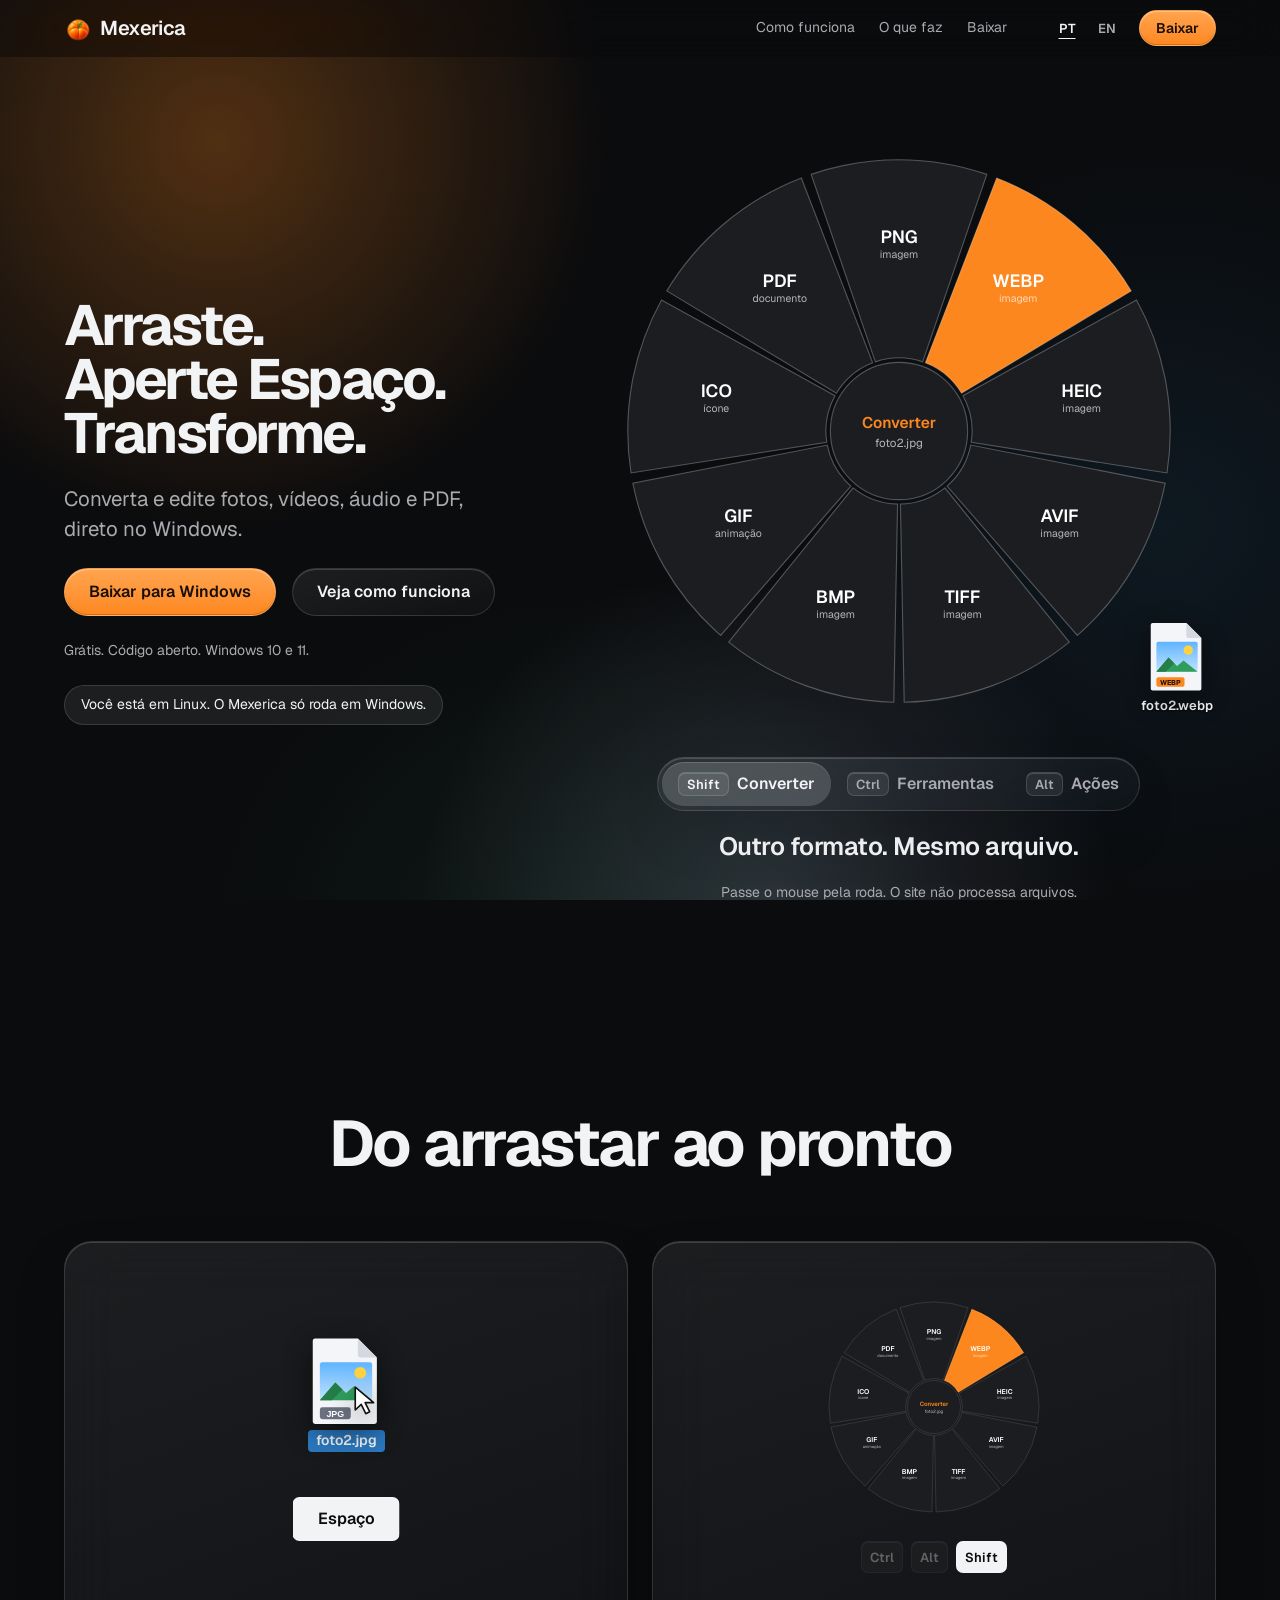
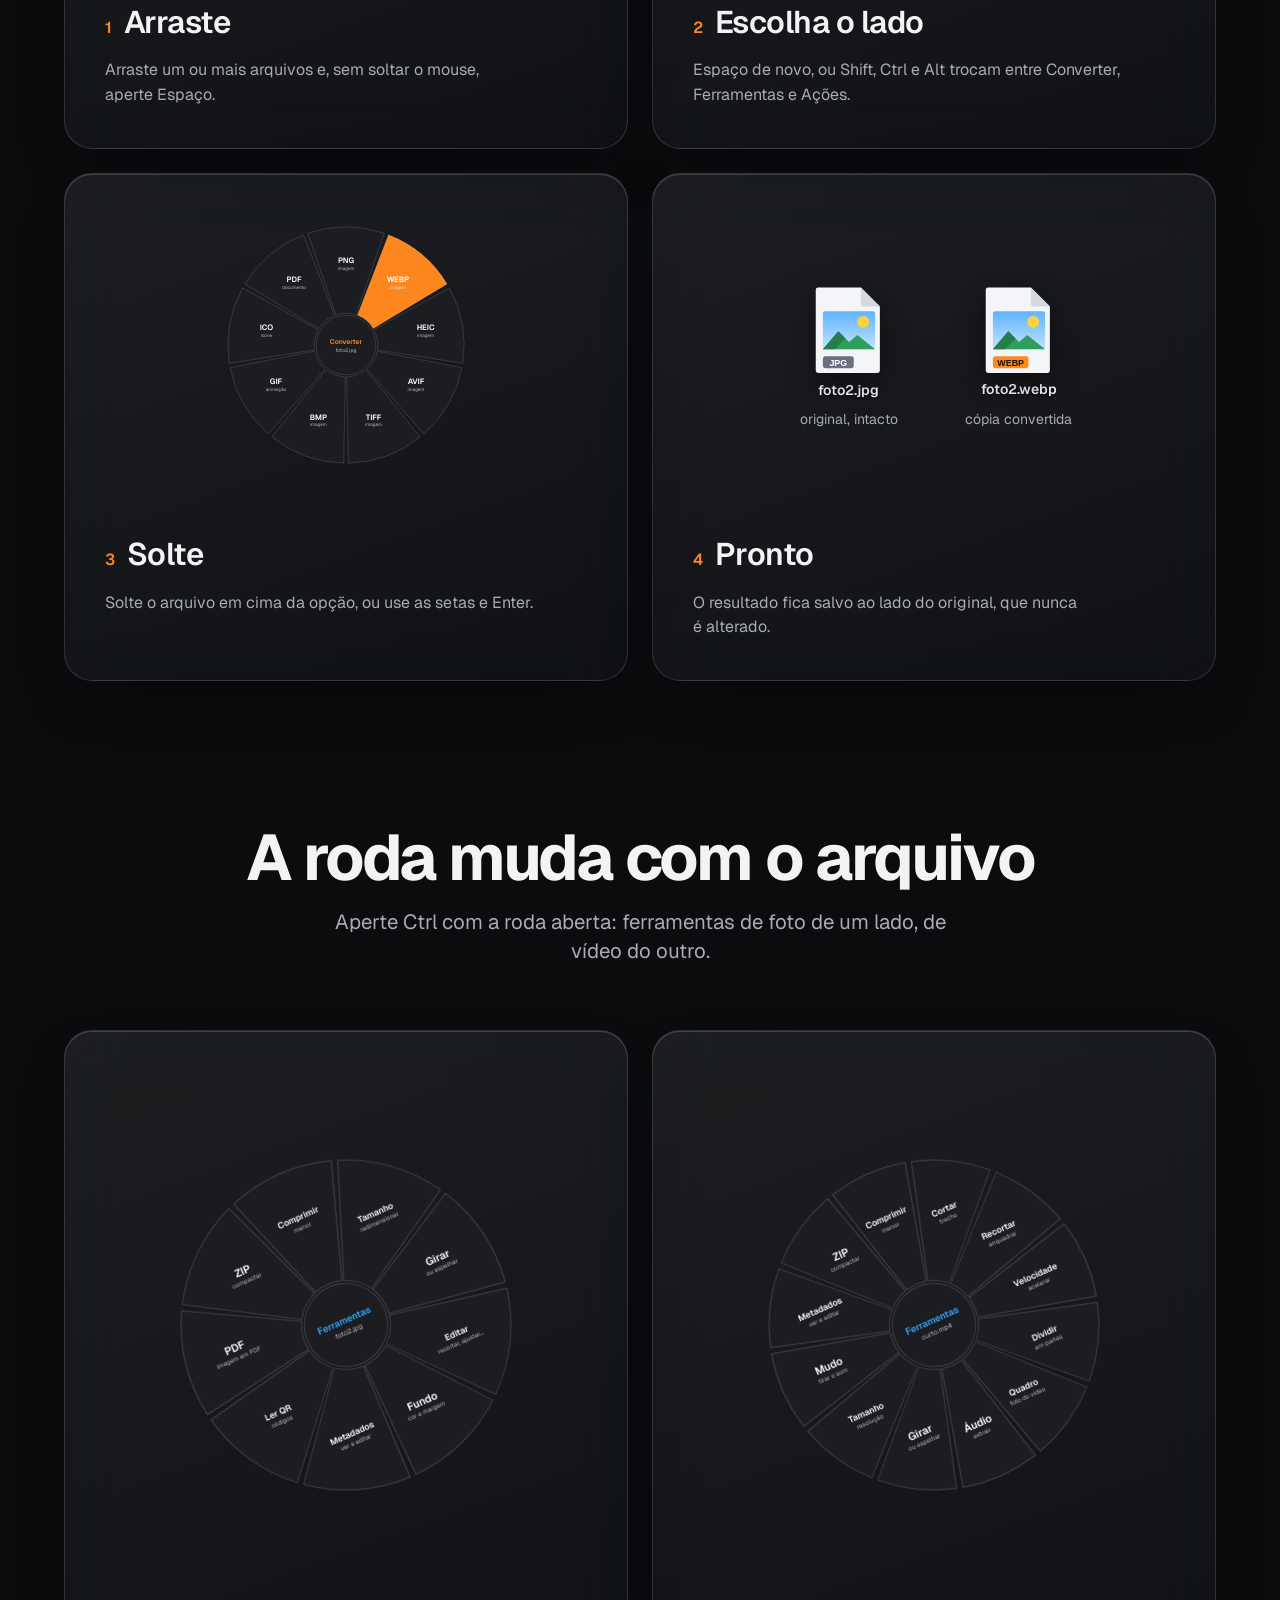
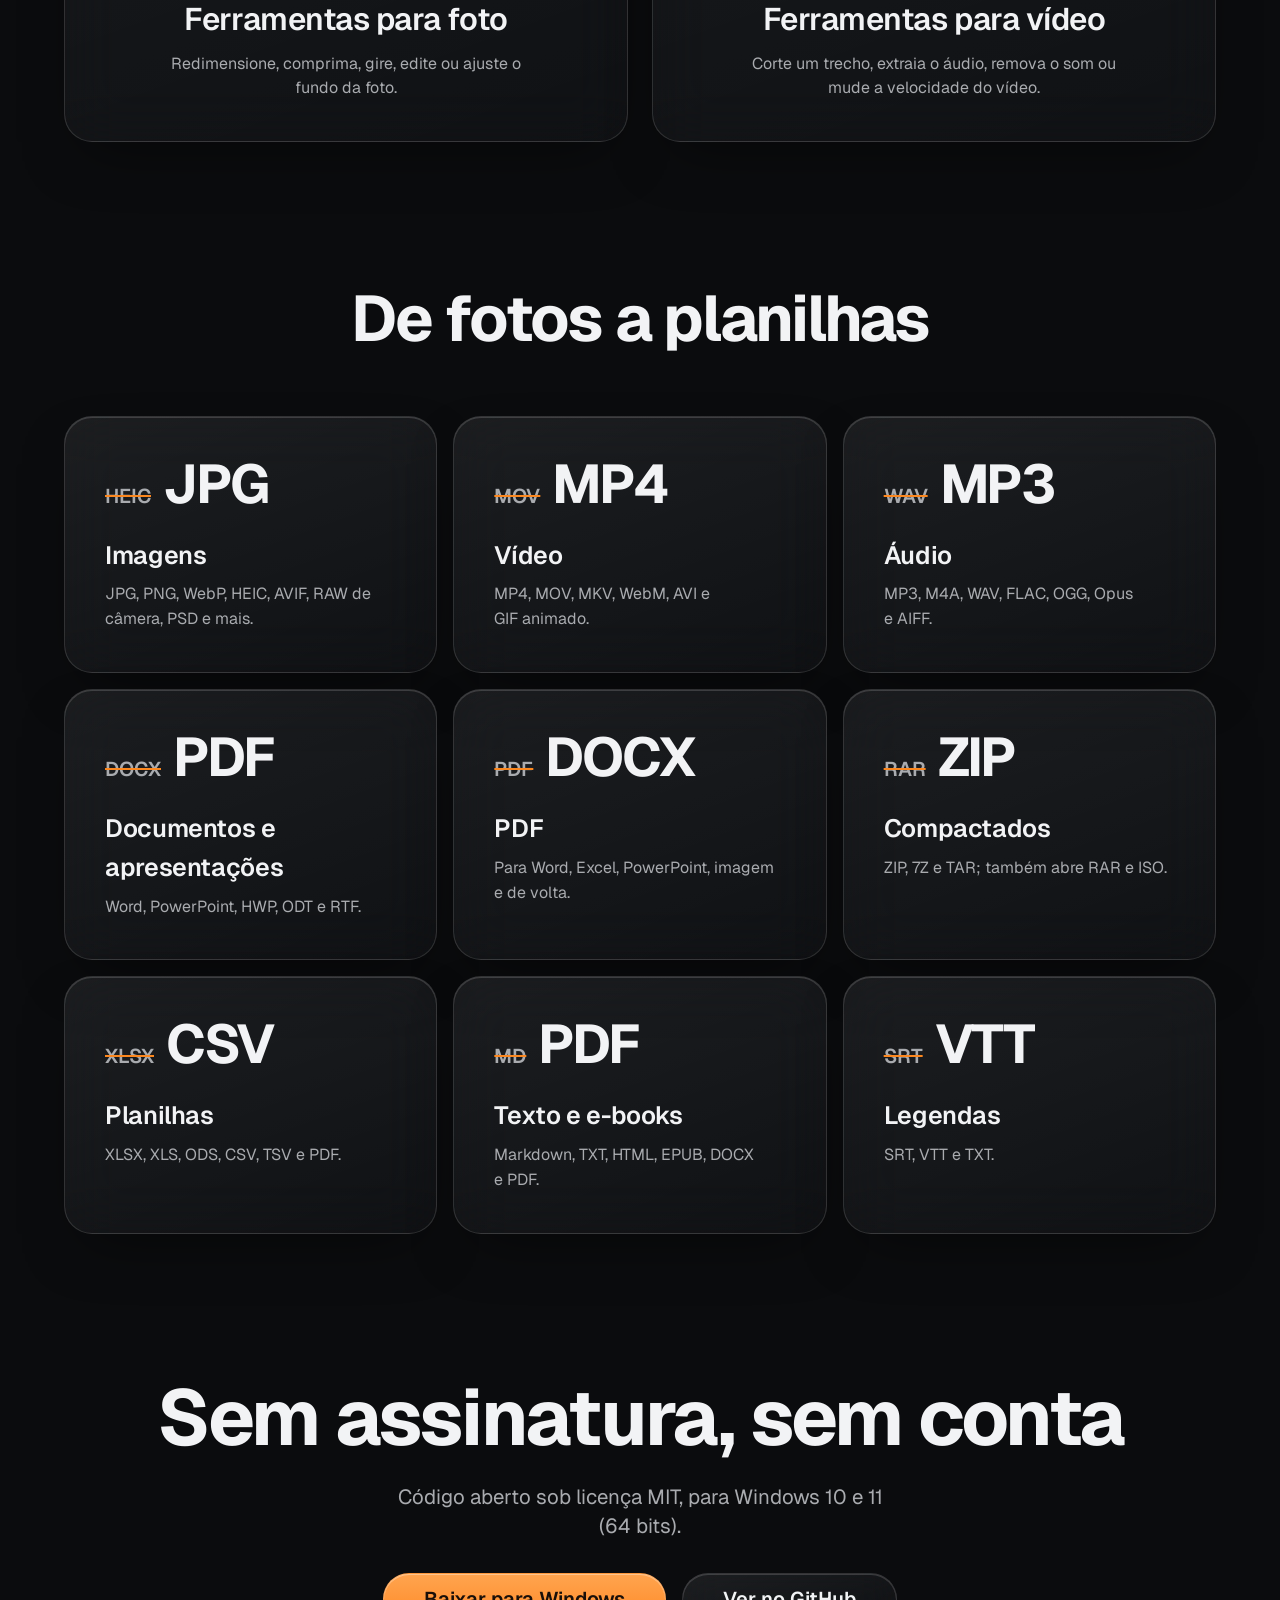
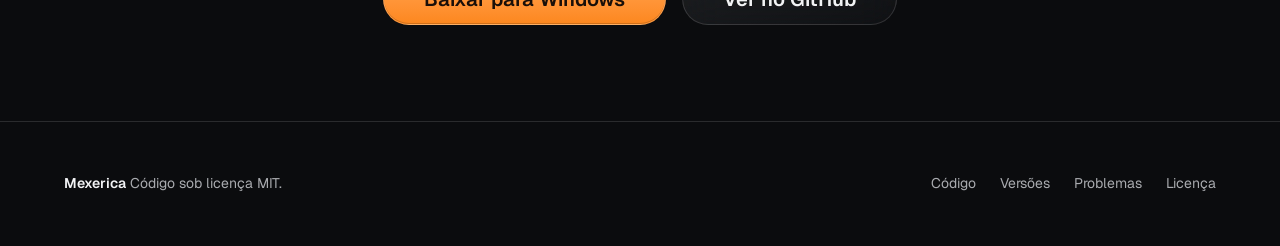
<file: docs/index.html>
<!doctype html>
<html lang="pt-BR">
<head>
<meta charset="utf-8">
<meta name="viewport" content="width=device-width, initial-scale=1, viewport-fit=cover">
<meta name="theme-color" content="#0b0b0e">
<title>Mexerica: conversor de arquivos grátis para Windows</title>
<meta name="description" content="Conversor de arquivos grátis para Windows: HEIC para JPG, Word para PDF, comprimir e juntar PDF, OCR e editor de vídeo. Arraste, aperte Espaço e pronto." data-content-en="Free file converter for Windows: HEIC to JPG, Word to PDF, compress and merge PDFs, OCR and a video editor. Drag, press Space, done.">
<meta name="google-site-verification" content="PJJfBTMhPwOvuo5PPDggbiSVs3msYB5Jq-55mdxKIMY">
<link rel="canonical" href="https://oitalao.github.io/Mexerica/">
<link rel="alternate" hreflang="pt-BR" href="https://oitalao.github.io/Mexerica/">
<link rel="alternate" hreflang="en" href="https://oitalao.github.io/Mexerica/en/">
<link rel="alternate" hreflang="x-default" href="https://oitalao.github.io/Mexerica/">
<link rel="icon" href="assets/mexerica-1024.png">
<meta property="og:site_name" content="Mexerica">
<meta property="og:locale" content="pt_BR">
<meta property="og:locale:alternate" content="en_US">
<meta property="og:title" content="Mexerica: conversor de arquivos grátis para Windows" data-content-en="Mexerica: free file converter for Windows">
<meta property="og:description" content="Conversor de arquivos grátis para Windows: HEIC para JPG, Word para PDF, comprimir e juntar PDF, OCR e editor de vídeo. Arraste, aperte Espaço e pronto." data-content-en="Free file converter for Windows: HEIC to JPG, Word to PDF, compress and merge PDFs, OCR and a video editor. Drag, press Space, done.">
<meta property="og:image" content="https://oitalao.github.io/Mexerica/assets/mexerica-1024.png">
<meta property="og:image:alt" content="Ícone do Mexerica, uma mexerica laranja" data-content-en="Mexerica icon, an orange tangerine">
<meta property="og:url" content="https://oitalao.github.io/Mexerica/">
<meta property="og:type" content="website">
<meta name="twitter:card" content="summary">
<script type="application/ld+json">
{
  "@context": "https://schema.org",
  "@type": "SoftwareApplication",
  "name": "Mexerica",
  "alternateName": "Mexerica conversor de arquivos",
  "description": "Conversor e editor de arquivos grátis e de código aberto para Windows: imagens (HEIC, WebP, PNG, JPG), vídeo, áudio, PDF (comprimir, juntar, dividir, OCR, tarjar, PDF/A), documentos do Office, planilhas, e-books, legendas e compactados. Arraste o arquivo, aperte Espaço e escolha.",
  "url": "https://oitalao.github.io/Mexerica/",
  "downloadUrl": "https://github.com/Oitalao/Mexerica/releases/latest",
  "installUrl": "https://github.com/Oitalao/Mexerica/releases/latest",
  "image": "https://oitalao.github.io/Mexerica/assets/mexerica-1024.png",
  "applicationCategory": "UtilitiesApplication",
  "applicationSubCategory": "File converter",
  "operatingSystem": "Windows 10, Windows 11",
  "isAccessibleForFree": true,
  "license": "https://github.com/Oitalao/Mexerica/blob/main/LICENSE",
  "codeRepository": "https://github.com/Oitalao/Mexerica",
  "inLanguage": ["pt-BR", "en", "es", "fr", "de", "it", "ja", "ko", "zh-CN", "ru", "pl", "hi", "ar"],
  "offers": { "@type": "Offer", "price": "0", "priceCurrency": "BRL" },
  "author": { "@type": "Person", "name": "Oitalao", "url": "https://github.com/Oitalao" },
  "featureList": ["Converter HEIC para JPG", "Converter Word para PDF", "Converter PDF para Word", "Comprimir PDF", "Juntar PDF", "Dividir PDF", "OCR em PDF escaneado", "Tarjar PDF", "PDF/A", "Comprimir vídeo", "Editor de vídeo com linha do tempo", "Converter vídeo para MP4", "Converter áudio para MP3", "Remover fundo de foto com IA", "Renomear arquivos em lote", "Pastas monitoradas"]
}
</script>
<link rel="preconnect" href="https://fonts.googleapis.com">
<link rel="preconnect" href="https://fonts.gstatic.com" crossorigin>
<link href="https://fonts.googleapis.com/css2?family=Geist:wght@400;600;700&display=swap" rel="stylesheet">
<link rel="stylesheet" href="styles.css?v=20261113c">
<script>document.documentElement.classList.add('js');</script>
</head>
<body data-tone="convert">

<svg width="0" height="0" style="position:absolute" aria-hidden="true">
  <defs>
    <linearGradient id="sky" x1="0" y1="0" x2="0" y2="1"><stop offset="0" stop-color="#5fb4ff"/><stop offset="1" stop-color="#bfe2ff"/></linearGradient>
    <symbol id="file-photo" viewBox="0 0 64 76">
      <path d="M6 2h36l16 16v54a2 2 0 0 1-2 2H6a2 2 0 0 1-2-2V4a2 2 0 0 1 2-2z" fill="#f4f5f8"/>
      <path d="M42 2v14a2 2 0 0 0 2 2h14" fill="#d5d8e0"/>
      <rect x="10" y="22" width="44" height="32" rx="2" fill="url(#sky)"/>
      <circle cx="44" cy="31" r="5" fill="#ffd23f"/>
      <path d="M10 54l13-15 9 9 7-6 15 12z" fill="#2f9e5b"/>
      <path d="M10 54l13-15 6 6-9 9z" fill="#257d48"/>
    </symbol>
    <symbol id="file-jpg" viewBox="0 0 64 76"><use href="#file-photo"/><rect x="10" y="60" width="26" height="10" rx="2" fill="#6b7080"/><text x="23" y="68" text-anchor="middle" font-family="Segoe UI, sans-serif" font-size="7.5" font-weight="700" fill="#fff">JPG</text></symbol>
    <symbol id="file-webp" viewBox="0 0 64 76"><use href="#file-photo"/><rect x="10" y="60" width="30" height="10" rx="2" fill="#ff8a1f"/><text x="25" y="68" text-anchor="middle" font-family="Segoe UI, sans-serif" font-size="7.5" font-weight="700" fill="#1a1206">WEBP</text></symbol>
    <symbol id="cursor" viewBox="0 0 24 28"><path d="M3 2v21l5.5-5.2 4.2 8.6 3.6-1.8-4.2-8.4H20z" fill="#fff" stroke="#111" stroke-width="1.5" stroke-linejoin="round"/></symbol>
  </defs>
</svg>

<div class="aurora" aria-hidden="true"><span class="blob blob--convert"></span><span class="blob blob--tools"></span><span class="blob blob--actions"></span><span class="blob blob--deep"></span></div>

<a class="skip" href="#top" data-en="Skip to content">Pular para o conteúdo</a>

<nav class="nav" aria-label="Navegação principal" data-label-en="Main navigation">
  <div class="container nav-bar">
    <a class="nav-mark" href="#top"><img src="assets/mexerica-1024.png" alt="" width="28" height="28">Mexerica</a>
    <div class="nav-sections">
      <a href="#como-funciona" data-en="How it works">Como funciona</a>
      <a href="#o-que-faz" data-en="What it does">O que faz</a>
      <a href="#baixar" data-en="Download">Baixar</a>
    </div>
    <div class="nav-actions">
      <div class="language-switch" role="group" aria-label="Idioma" data-label-en="Language">
        <button type="button" data-lang="pt" aria-pressed="true" aria-label="Português">PT</button>
        <button type="button" data-lang="en" aria-pressed="false" aria-label="English">EN</button>
      </div>
      <a class="btn btn--sm" href="https://github.com/Oitalao/Mexerica/releases/latest" data-en="Download">Baixar</a>
    </div>
  </div>
</nav>

<main id="top">

<section class="hero" data-tone="convert">
  <div class="container hero-inner">
    <div class="hero-text">
      <h1 class="hero-head" data-en="&lt;span class=&quot;visually-hidden&quot;&gt;Mexerica, free file converter for Windows. &lt;/span&gt;Drag.&lt;br&gt;Press Space.&lt;br&gt;Transform."><span class="visually-hidden">Mexerica, conversor de arquivos grátis para Windows. </span>Arraste.<br>Aperte Espaço.<br>Transforme.</h1>
      <p class="lead hero-lead" data-en="Convert and edit photos, video, audio and PDFs, right on Windows.">Converta e edite fotos, vídeos, áudio e PDF, direto no Windows.</p>
      <div class="hero-actions">
        <a class="btn" href="https://github.com/Oitalao/Mexerica/releases/latest" data-en="Download for Windows">Baixar para Windows</a>
        <a class="btn btn--glass" href="#como-funciona" data-en="See how it works">Veja como funciona</a>
      </div>
      <p class="hero-detail" data-en="Free. Open source. Windows 10 and 11.">Grátis. Código aberto. Windows 10 e 11.</p>
      <p class="platform-notice" id="platform-notice" role="status"></p>
    </div>

    <fieldset class="switcher">
      <legend class="visually-hidden" data-en="Show the wheel for">Mostrar a roda de</legend>
      <div class="switcher-stage">
        <span class="intro-drag" aria-hidden="true"><span class="file-icon file-icon--jpg" aria-hidden="true"><svg viewBox="0 0 64 76"><use href="#file-jpg"/></svg><span class="file-name">foto2.jpg</span></span><svg class="cursor" viewBox="0 0 24 28"><use href="#cursor"/></svg></span>
        <kbd class="intro-key" aria-hidden="true" data-en="Space">Espaço</kbd>
        <figure class="switcher-panel" data-panel="converter" role="img" aria-label="Roda Converter aberta sobre foto2.jpg: WEBP selecionado, com PNG, HEIC, AVIF, TIFF, BMP, GIF, ICO e PDF ao redor." data-label-en="Convert wheel open over foto2.jpg: WebP selected, with PNG, HEIC, AVIF, TIFF, BMP, GIF, ICO and PDF around it."><svg class="wheel wheel--convert live" viewBox="0 0 560 560" data-wheel="converter" aria-hidden="true"><g class="seg" data-i="0"><path d="M200.64 48.21A245 245 0 0 1 359.36 48.21L301.38 217.56A66 66 0 0 0 258.62 217.56Z"/><g transform="translate(280.0 110.5)"><text class="lab" style="font-size:16px">PNG</text><g transform="translate(0 13.5)"><text class="sub" style="font-size:9.5px" data-en="image">imagem</text></g></g></g><g class="seg is-sel" data-i="1"><path d="M368.20 51.43A245 245 0 0 1 489.79 153.45L336.51 245.91A66 66 0 0 0 303.76 218.43Z"/><g transform="translate(387.7 149.7)"><text class="lab" style="font-size:16px">WEBP</text><g transform="translate(0 13.5)"><text class="sub" style="font-size:9.5px" data-en="image">imagem</text></g></g></g><g class="seg" data-i="2"><path d="M494.49 161.60A245 245 0 0 1 522.05 317.90L345.21 290.21A66 66 0 0 0 337.78 248.10Z"/><g transform="translate(445.0 248.9)"><text class="lab" style="font-size:16px">HEIC</text><g transform="translate(0 13.5)"><text class="sub" style="font-size:9.5px" data-en="image">imagem</text></g></g></g><g class="seg" data-i="3"><path d="M520.42 327.17A245 245 0 0 1 441.06 464.62L323.39 329.74A66 66 0 0 0 344.77 292.71Z"/><g transform="translate(425.1 361.8)"><text class="lab" style="font-size:16px">AVIF</text><g transform="translate(0 13.5)"><text class="sub" style="font-size:9.5px" data-en="image">imagem</text></g></g></g><g class="seg" data-i="4"><path d="M433.85 470.67A245 245 0 0 1 284.70 524.95L281.27 345.99A66 66 0 0 0 321.45 331.36Z"/><g transform="translate(337.3 435.4)"><text class="lab" style="font-size:16px">TIFF</text><g transform="translate(0 13.5)"><text class="sub" style="font-size:9.5px" data-en="image">imagem</text></g></g></g><g class="seg" data-i="5"><path d="M275.30 524.95A245 245 0 0 1 126.15 470.67L238.55 331.36A66 66 0 0 0 278.73 345.99Z"/><g transform="translate(222.7 435.4)"><text class="lab" style="font-size:16px">BMP</text><g transform="translate(0 13.5)"><text class="sub" style="font-size:9.5px" data-en="image">imagem</text></g></g></g><g class="seg" data-i="6"><path d="M118.94 464.62A245 245 0 0 1 39.58 327.17L215.23 292.71A66 66 0 0 0 236.61 329.74Z"/><g transform="translate(134.9 361.8)"><text class="lab" style="font-size:16px">GIF</text><g transform="translate(0 13.5)"><text class="sub" style="font-size:9.5px" data-en="animation">animação</text></g></g></g><g class="seg" data-i="7"><path d="M37.95 317.90A245 245 0 0 1 65.51 161.60L222.22 248.10A66 66 0 0 0 214.79 290.21Z"/><g transform="translate(115.0 248.9)"><text class="lab" style="font-size:16px">ICO</text><g transform="translate(0 13.5)"><text class="sub" style="font-size:9.5px" data-en="icon">ícone</text></g></g></g><g class="seg" data-i="8"><path d="M70.21 153.45A245 245 0 0 1 191.80 51.43L256.24 218.43A66 66 0 0 0 223.49 245.91Z"/><g transform="translate(172.3 149.7)"><text class="lab" style="font-size:16px">PDF</text><g transform="translate(0 13.5)"><text class="sub" style="font-size:9.5px" data-en="document">documento</text></g></g></g><circle class="hub" cx="280" cy="280" r="62"/><g transform="translate(280 277)"><text class="title" style="font-size:14px" data-en="Convert">Converter</text></g><g transform="translate(280 294)"><text class="file" style="font-size:10.5px">foto2.jpg</text></g></svg></figure>
        <figure class="switcher-panel" data-panel="ferramentas" role="img" aria-label="Roda Ferramentas sobre foto2.jpg: Comprimir, Tamanho, Girar, Editar, Fundo, Metadados, Ler QR, PDF e ZIP." data-label-en="Tools wheel over foto2.jpg: Compress, Resize, Rotate, Edit, Background, Metadata, Read QR, PDF and ZIP."><svg class="wheel wheel--tools live" viewBox="0 0 560 560" data-wheel="foto" aria-hidden="true"><g class="seg" data-i="0"><path d="M200.64 48.21A245 245 0 0 1 359.36 48.21L301.38 217.56A66 66 0 0 0 258.62 217.56Z"/><g transform="translate(280.0 110.5)"><text class="lab" style="font-size:13px" data-en="Compress">Comprimir</text><g transform="translate(0 13.5)"><text class="sub" style="font-size:9.5px" data-en="smaller">menor</text></g></g></g><g class="seg is-sel" data-i="1"><path d="M368.20 51.43A245 245 0 0 1 489.79 153.45L336.51 245.91A66 66 0 0 0 303.76 218.43Z"/><g transform="translate(387.7 149.7)"><text class="lab" style="font-size:13px" data-en="Resize">Tamanho</text><g transform="translate(0 13.5)"><text class="sub" style="font-size:9.5px" data-en="resize">redimensionar</text></g></g></g><g class="seg" data-i="2"><path d="M494.49 161.60A245 245 0 0 1 522.05 317.90L345.21 290.21A66 66 0 0 0 337.78 248.10Z"/><g transform="translate(445.0 248.9)"><text class="lab" style="font-size:16px" data-en="Rotate">Girar</text><g transform="translate(0 13.5)"><text class="sub" style="font-size:9.5px" data-en="or mirror">ou espelhar</text></g></g></g><g class="seg" data-i="3"><path d="M520.42 327.17A245 245 0 0 1 441.06 464.62L323.39 329.74A66 66 0 0 0 344.77 292.71Z"/><g transform="translate(425.1 361.8)"><text class="lab" style="font-size:13px" data-en="Edit">Editar</text><g transform="translate(0 13.5)"><text class="sub" style="font-size:9.5px" data-en="crop, adjust…">recortar, ajustar…</text></g></g></g><g class="seg" data-i="4"><path d="M433.85 470.67A245 245 0 0 1 284.70 524.95L281.27 345.99A66 66 0 0 0 321.45 331.36Z"/><g transform="translate(337.3 435.4)"><text class="lab" style="font-size:16px" data-en="Background">Fundo</text><g transform="translate(0 13.5)"><text class="sub" style="font-size:9.5px" data-en="color and margin">cor e margem</text></g></g></g><g class="seg" data-i="5"><path d="M275.30 524.95A245 245 0 0 1 126.15 470.67L238.55 331.36A66 66 0 0 0 278.73 345.99Z"/><g transform="translate(222.7 435.4)"><text class="lab" style="font-size:13px" data-en="Metadata">Metadados</text><g transform="translate(0 13.5)"><text class="sub" style="font-size:9.5px" data-en="view and edit">ver e editar</text></g></g></g><g class="seg" data-i="6"><path d="M118.94 464.62A245 245 0 0 1 39.58 327.17L215.23 292.71A66 66 0 0 0 236.61 329.74Z"/><g transform="translate(134.9 361.8)"><text class="lab" style="font-size:13px" data-en="Read QR">Ler QR</text><g transform="translate(0 13.5)"><text class="sub" style="font-size:9.5px" data-en="codes">códigos</text></g></g></g><g class="seg" data-i="7"><path d="M37.95 317.90A245 245 0 0 1 65.51 161.60L222.22 248.10A66 66 0 0 0 214.79 290.21Z"/><g transform="translate(115.0 248.9)"><text class="lab" style="font-size:16px">PDF</text><g transform="translate(0 13.5)"><text class="sub" style="font-size:9.5px" data-en="image in PDF">imagem em PDF</text></g></g></g><g class="seg" data-i="8"><path d="M70.21 153.45A245 245 0 0 1 191.80 51.43L256.24 218.43A66 66 0 0 0 223.49 245.91Z"/><g transform="translate(172.3 149.7)"><text class="lab" style="font-size:16px">ZIP</text><g transform="translate(0 13.5)"><text class="sub" style="font-size:9.5px" data-en="compress">compactar</text></g></g></g><circle class="hub" cx="280" cy="280" r="62"/><g transform="translate(280 277)"><text class="title" style="font-size:14px" data-en="Tools">Ferramentas</text></g><g transform="translate(280 294)"><text class="file" style="font-size:10.5px">foto2.jpg</text></g></svg></figure>
        <figure class="switcher-panel" data-panel="acoes" role="img" aria-label="Roda Ações sobre foto2.jpg: Compartilhar, Flutuar, Copiar, Mover, Caminho e Terminal." data-label-en="Actions wheel over foto2.jpg: Share, Float, Copy, Move, Path and Terminal."><svg class="wheel wheel--actions live" viewBox="0 0 560 560" data-wheel="acoes" aria-hidden="true"><g class="seg" data-i="0"><path d="M180.93 100.53A205 205 0 0 1 379.07 100.53L311.90 222.22A66 66 0 0 0 248.10 222.22Z"/><g transform="translate(280.0 138.5)"><text class="lab" style="font-size:13px" data-en="Share">Compartilhar</text><g transform="translate(0 14.5)"><text class="sub" style="font-size:10.5px" data-en="close by">por perto</text></g></g></g><g class="seg is-sel" data-i="1"><path d="M385.89 104.47A205 205 0 0 1 484.96 276.06L345.99 278.73A66 66 0 0 0 314.09 223.49Z"/><g transform="translate(400.8 208.2)"><text class="lab" style="font-size:14.5px" data-en="Float">Flutuar</text><g transform="translate(0 14.5)"><text class="sub" style="font-size:10.5px" data-en="leave at hand">deixar à mão</text></g></g></g><g class="seg" data-i="2"><path d="M484.96 283.94A205 205 0 0 1 385.89 455.53L314.09 336.51A66 66 0 0 0 345.99 281.27Z"/><g transform="translate(400.8 347.8)"><text class="lab" style="font-size:14.5px" data-en="Copy">Copiar</text><g transform="translate(0 14.5)"><text class="sub" style="font-size:10.5px" data-en="to folder…">para pasta…</text></g></g></g><g class="seg" data-i="3"><path d="M379.07 459.47A205 205 0 0 1 180.93 459.47L248.10 337.78A66 66 0 0 0 311.90 337.78Z"/><g transform="translate(280.0 417.5)"><text class="lab" style="font-size:19px" data-en="Move">Mover</text><g transform="translate(0 14.5)"><text class="sub" style="font-size:10.5px" data-en="to folder…">para pasta…</text></g></g></g><g class="seg" data-i="4"><path d="M174.11 455.53A205 205 0 0 1 75.04 283.94L214.01 281.27A66 66 0 0 0 245.91 336.51Z"/><g transform="translate(159.2 347.8)"><text class="lab" style="font-size:14.5px" data-en="Path">Caminho</text><g transform="translate(0 14.5)"><text class="sub" style="font-size:10.5px" data-en="copy">copiar</text></g></g></g><g class="seg" data-i="5"><path d="M75.04 276.06A205 205 0 0 1 174.11 104.47L245.91 223.49A66 66 0 0 0 214.01 278.73Z"/><g transform="translate(159.2 208.2)"><text class="lab" style="font-size:14.5px">Terminal</text><g transform="translate(0 14.5)"><text class="sub" style="font-size:10.5px" data-en="open here">abrir aqui</text></g></g></g><circle class="hub" cx="280" cy="280" r="62"/><g transform="translate(280 277)"><text class="title" style="font-size:14px" data-en="Actions">Ações</text></g><g transform="translate(280 294)"><text class="file" style="font-size:10.5px">foto2.jpg</text></g></svg></figure>
        <span class="intro-done" aria-hidden="true"><span class="file-icon" aria-hidden="true"><svg viewBox="0 0 64 76"><use href="#file-photo"/><rect class="badge" x="10" y="60" width="30" height="10" rx="2"/><text class="badge-text" x="25" y="68">WEBP</text></svg><span class="file-name">foto2.webp</span></span></span>
      </div>
      <div class="switcher-tabs glass">
        <input type="radio" name="wheel" id="wheel-converter" checked><label for="wheel-converter"><kbd>Shift</kbd><span data-en="Convert">Converter</span></label>
        <input type="radio" name="wheel" id="wheel-ferramentas"><label for="wheel-ferramentas"><kbd>Ctrl</kbd><span data-en="Tools">Ferramentas</span></label>
        <input type="radio" name="wheel" id="wheel-acoes"><label for="wheel-acoes"><kbd>Alt</kbd><span data-en="Actions">Ações</span></label>
      </div>
      <div class="switcher-captions">
        <p data-caption="converter" data-en="A new format. The same file.">Outro formato. Mesmo arquivo.</p>
        <p data-caption="ferramentas" data-en="A quick adjustment, right here.">Um ajuste, sem sair do lugar.</p>
        <p data-caption="acoes" data-en="Your next step, within reach.">O próximo passo, à mão.</p>
      </div>
      <p class="demo-disclosure"><span class="on-mouse" data-en="Pass the mouse over the wheel.">Passe o mouse pela roda.</span><span class="on-touch" data-en="Tap the wheel.">Toque na roda.</span> <span data-en="This site does not process files.">O site não processa arquivos.</span></p>
    </fieldset>
  </div>
</section>

<section class="steps" id="como-funciona" data-tone="tools">
  <div class="container">
    <div class="section-head">
      <h2 data-en="From dragging to done">Do arrastar ao pronto</h2>
    </div>
    <ol class="scenes">
      <li class="scene scene--drag glass">
        <div class="scene-art" aria-hidden="true">
          <span class="drag-icon"><span class="file-icon file-icon--jpg" aria-hidden="true"><svg viewBox="0 0 64 76"><use href="#file-jpg"/></svg><span class="file-name">foto2.jpg</span></span><svg class="cursor" viewBox="0 0 24 28"><use href="#cursor"/></svg></span>
          <kbd class="scene-key" data-en="Space">Espaço</kbd>
        </div>
        <h3 data-en="Drag">Arraste</h3>
        <p data-en="Drag one or more files and press Space while holding the mouse button.">Arraste um ou mais arquivos e, sem soltar o mouse, aperte Espaço.</p>
      </li>
      <li class="scene scene--sides glass">
        <div class="scene-art" aria-hidden="true">
          <div class="mini mini--tools"><svg class="wheel wheel--tools" viewBox="0 0 560 560" data-wheel="foto" aria-hidden="true"><g class="seg" data-i="0"><path d="M200.64 48.21A245 245 0 0 1 359.36 48.21L301.38 217.56A66 66 0 0 0 258.62 217.56Z"/><g transform="translate(280.0 110.5)"><text class="lab" style="font-size:13px" data-en="Compress">Comprimir</text><g transform="translate(0 13.5)"><text class="sub" style="font-size:9.5px" data-en="smaller">menor</text></g></g></g><g class="seg is-sel" data-i="1"><path d="M368.20 51.43A245 245 0 0 1 489.79 153.45L336.51 245.91A66 66 0 0 0 303.76 218.43Z"/><g transform="translate(387.7 149.7)"><text class="lab" style="font-size:13px" data-en="Resize">Tamanho</text><g transform="translate(0 13.5)"><text class="sub" style="font-size:9.5px" data-en="resize">redimensionar</text></g></g></g><g class="seg" data-i="2"><path d="M494.49 161.60A245 245 0 0 1 522.05 317.90L345.21 290.21A66 66 0 0 0 337.78 248.10Z"/><g transform="translate(445.0 248.9)"><text class="lab" style="font-size:16px" data-en="Rotate">Girar</text><g transform="translate(0 13.5)"><text class="sub" style="font-size:9.5px" data-en="or mirror">ou espelhar</text></g></g></g><g class="seg" data-i="3"><path d="M520.42 327.17A245 245 0 0 1 441.06 464.62L323.39 329.74A66 66 0 0 0 344.77 292.71Z"/><g transform="translate(425.1 361.8)"><text class="lab" style="font-size:13px" data-en="Edit">Editar</text><g transform="translate(0 13.5)"><text class="sub" style="font-size:9.5px" data-en="crop, adjust…">recortar, ajustar…</text></g></g></g><g class="seg" data-i="4"><path d="M433.85 470.67A245 245 0 0 1 284.70 524.95L281.27 345.99A66 66 0 0 0 321.45 331.36Z"/><g transform="translate(337.3 435.4)"><text class="lab" style="font-size:16px" data-en="Background">Fundo</text><g transform="translate(0 13.5)"><text class="sub" style="font-size:9.5px" data-en="color and margin">cor e margem</text></g></g></g><g class="seg" data-i="5"><path d="M275.30 524.95A245 245 0 0 1 126.15 470.67L238.55 331.36A66 66 0 0 0 278.73 345.99Z"/><g transform="translate(222.7 435.4)"><text class="lab" style="font-size:13px" data-en="Metadata">Metadados</text><g transform="translate(0 13.5)"><text class="sub" style="font-size:9.5px" data-en="view and edit">ver e editar</text></g></g></g><g class="seg" data-i="6"><path d="M118.94 464.62A245 245 0 0 1 39.58 327.17L215.23 292.71A66 66 0 0 0 236.61 329.74Z"/><g transform="translate(134.9 361.8)"><text class="lab" style="font-size:13px" data-en="Read QR">Ler QR</text><g transform="translate(0 13.5)"><text class="sub" style="font-size:9.5px" data-en="codes">códigos</text></g></g></g><g class="seg" data-i="7"><path d="M37.95 317.90A245 245 0 0 1 65.51 161.60L222.22 248.10A66 66 0 0 0 214.79 290.21Z"/><g transform="translate(115.0 248.9)"><text class="lab" style="font-size:16px">PDF</text><g transform="translate(0 13.5)"><text class="sub" style="font-size:9.5px" data-en="image in PDF">imagem em PDF</text></g></g></g><g class="seg" data-i="8"><path d="M70.21 153.45A245 245 0 0 1 191.80 51.43L256.24 218.43A66 66 0 0 0 223.49 245.91Z"/><g transform="translate(172.3 149.7)"><text class="lab" style="font-size:16px">ZIP</text><g transform="translate(0 13.5)"><text class="sub" style="font-size:9.5px" data-en="compress">compactar</text></g></g></g><circle class="hub" cx="280" cy="280" r="62"/><g transform="translate(280 277)"><text class="title" style="font-size:14px" data-en="Tools">Ferramentas</text></g><g transform="translate(280 294)"><text class="file" style="font-size:10.5px">foto2.jpg</text></g></svg></div>
          <div class="mini mini--actions"><svg class="wheel wheel--actions" viewBox="0 0 560 560" data-wheel="acoes" aria-hidden="true"><g class="seg" data-i="0"><path d="M180.93 100.53A205 205 0 0 1 379.07 100.53L311.90 222.22A66 66 0 0 0 248.10 222.22Z"/><g transform="translate(280.0 138.5)"><text class="lab" style="font-size:13px" data-en="Share">Compartilhar</text><g transform="translate(0 14.5)"><text class="sub" style="font-size:10.5px" data-en="close by">por perto</text></g></g></g><g class="seg is-sel" data-i="1"><path d="M385.89 104.47A205 205 0 0 1 484.96 276.06L345.99 278.73A66 66 0 0 0 314.09 223.49Z"/><g transform="translate(400.8 208.2)"><text class="lab" style="font-size:14.5px" data-en="Float">Flutuar</text><g transform="translate(0 14.5)"><text class="sub" style="font-size:10.5px" data-en="leave at hand">deixar à mão</text></g></g></g><g class="seg" data-i="2"><path d="M484.96 283.94A205 205 0 0 1 385.89 455.53L314.09 336.51A66 66 0 0 0 345.99 281.27Z"/><g transform="translate(400.8 347.8)"><text class="lab" style="font-size:14.5px" data-en="Copy">Copiar</text><g transform="translate(0 14.5)"><text class="sub" style="font-size:10.5px" data-en="to folder…">para pasta…</text></g></g></g><g class="seg" data-i="3"><path d="M379.07 459.47A205 205 0 0 1 180.93 459.47L248.10 337.78A66 66 0 0 0 311.90 337.78Z"/><g transform="translate(280.0 417.5)"><text class="lab" style="font-size:19px" data-en="Move">Mover</text><g transform="translate(0 14.5)"><text class="sub" style="font-size:10.5px" data-en="to folder…">para pasta…</text></g></g></g><g class="seg" data-i="4"><path d="M174.11 455.53A205 205 0 0 1 75.04 283.94L214.01 281.27A66 66 0 0 0 245.91 336.51Z"/><g transform="translate(159.2 347.8)"><text class="lab" style="font-size:14.5px" data-en="Path">Caminho</text><g transform="translate(0 14.5)"><text class="sub" style="font-size:10.5px" data-en="copy">copiar</text></g></g></g><g class="seg" data-i="5"><path d="M75.04 276.06A205 205 0 0 1 174.11 104.47L245.91 223.49A66 66 0 0 0 214.01 278.73Z"/><g transform="translate(159.2 208.2)"><text class="lab" style="font-size:14.5px">Terminal</text><g transform="translate(0 14.5)"><text class="sub" style="font-size:10.5px" data-en="open here">abrir aqui</text></g></g></g><circle class="hub" cx="280" cy="280" r="62"/><g transform="translate(280 277)"><text class="title" style="font-size:14px" data-en="Actions">Ações</text></g><g transform="translate(280 294)"><text class="file" style="font-size:10.5px">foto2.jpg</text></g></svg></div>
          <div class="mini mini--convert"><svg class="wheel wheel--convert" viewBox="0 0 560 560" data-wheel="converter" aria-hidden="true"><g class="seg" data-i="0"><path d="M200.64 48.21A245 245 0 0 1 359.36 48.21L301.38 217.56A66 66 0 0 0 258.62 217.56Z"/><g transform="translate(280.0 110.5)"><text class="lab" style="font-size:16px">PNG</text><g transform="translate(0 13.5)"><text class="sub" style="font-size:9.5px" data-en="image">imagem</text></g></g></g><g class="seg is-sel" data-i="1"><path d="M368.20 51.43A245 245 0 0 1 489.79 153.45L336.51 245.91A66 66 0 0 0 303.76 218.43Z"/><g transform="translate(387.7 149.7)"><text class="lab" style="font-size:16px">WEBP</text><g transform="translate(0 13.5)"><text class="sub" style="font-size:9.5px" data-en="image">imagem</text></g></g></g><g class="seg" data-i="2"><path d="M494.49 161.60A245 245 0 0 1 522.05 317.90L345.21 290.21A66 66 0 0 0 337.78 248.10Z"/><g transform="translate(445.0 248.9)"><text class="lab" style="font-size:16px">HEIC</text><g transform="translate(0 13.5)"><text class="sub" style="font-size:9.5px" data-en="image">imagem</text></g></g></g><g class="seg" data-i="3"><path d="M520.42 327.17A245 245 0 0 1 441.06 464.62L323.39 329.74A66 66 0 0 0 344.77 292.71Z"/><g transform="translate(425.1 361.8)"><text class="lab" style="font-size:16px">AVIF</text><g transform="translate(0 13.5)"><text class="sub" style="font-size:9.5px" data-en="image">imagem</text></g></g></g><g class="seg" data-i="4"><path d="M433.85 470.67A245 245 0 0 1 284.70 524.95L281.27 345.99A66 66 0 0 0 321.45 331.36Z"/><g transform="translate(337.3 435.4)"><text class="lab" style="font-size:16px">TIFF</text><g transform="translate(0 13.5)"><text class="sub" style="font-size:9.5px" data-en="image">imagem</text></g></g></g><g class="seg" data-i="5"><path d="M275.30 524.95A245 245 0 0 1 126.15 470.67L238.55 331.36A66 66 0 0 0 278.73 345.99Z"/><g transform="translate(222.7 435.4)"><text class="lab" style="font-size:16px">BMP</text><g transform="translate(0 13.5)"><text class="sub" style="font-size:9.5px" data-en="image">imagem</text></g></g></g><g class="seg" data-i="6"><path d="M118.94 464.62A245 245 0 0 1 39.58 327.17L215.23 292.71A66 66 0 0 0 236.61 329.74Z"/><g transform="translate(134.9 361.8)"><text class="lab" style="font-size:16px">GIF</text><g transform="translate(0 13.5)"><text class="sub" style="font-size:9.5px" data-en="animation">animação</text></g></g></g><g class="seg" data-i="7"><path d="M37.95 317.90A245 245 0 0 1 65.51 161.60L222.22 248.10A66 66 0 0 0 214.79 290.21Z"/><g transform="translate(115.0 248.9)"><text class="lab" style="font-size:16px">ICO</text><g transform="translate(0 13.5)"><text class="sub" style="font-size:9.5px" data-en="icon">ícone</text></g></g></g><g class="seg" data-i="8"><path d="M70.21 153.45A245 245 0 0 1 191.80 51.43L256.24 218.43A66 66 0 0 0 223.49 245.91Z"/><g transform="translate(172.3 149.7)"><text class="lab" style="font-size:16px">PDF</text><g transform="translate(0 13.5)"><text class="sub" style="font-size:9.5px" data-en="document">documento</text></g></g></g><circle class="hub" cx="280" cy="280" r="62"/><g transform="translate(280 277)"><text class="title" style="font-size:14px" data-en="Convert">Converter</text></g><g transform="translate(280 294)"><text class="file" style="font-size:10.5px">foto2.jpg</text></g></svg></div>
          <span class="scene-keys"><kbd class="k-ctrl">Ctrl</kbd><kbd class="k-alt">Alt</kbd><kbd class="k-shift">Shift</kbd></span>
        </div>
        <h3 data-en="Choose a wheel">Escolha o lado</h3>
        <p data-en="Press Space again, or use Shift, Ctrl and Alt to switch between Convert, Tools and Actions.">Espaço de novo, ou Shift, Ctrl e Alt trocam entre Converter, Ferramentas e Ações.</p>
      </li>
      <li class="scene scene--drop glass">
        <div class="scene-art" aria-hidden="true">
          <div class="mini mini--convert"><svg class="wheel wheel--convert" viewBox="0 0 560 560" data-wheel="converter" aria-hidden="true"><g class="seg" data-i="0"><path d="M200.64 48.21A245 245 0 0 1 359.36 48.21L301.38 217.56A66 66 0 0 0 258.62 217.56Z"/><g transform="translate(280.0 110.5)"><text class="lab" style="font-size:16px">PNG</text><g transform="translate(0 13.5)"><text class="sub" style="font-size:9.5px" data-en="image">imagem</text></g></g></g><g class="seg" data-i="1"><path d="M368.20 51.43A245 245 0 0 1 489.79 153.45L336.51 245.91A66 66 0 0 0 303.76 218.43Z"/><g transform="translate(387.7 149.7)"><text class="lab" style="font-size:16px">WEBP</text><g transform="translate(0 13.5)"><text class="sub" style="font-size:9.5px" data-en="image">imagem</text></g></g></g><g class="seg" data-i="2"><path d="M494.49 161.60A245 245 0 0 1 522.05 317.90L345.21 290.21A66 66 0 0 0 337.78 248.10Z"/><g transform="translate(445.0 248.9)"><text class="lab" style="font-size:16px">HEIC</text><g transform="translate(0 13.5)"><text class="sub" style="font-size:9.5px" data-en="image">imagem</text></g></g></g><g class="seg" data-i="3"><path d="M520.42 327.17A245 245 0 0 1 441.06 464.62L323.39 329.74A66 66 0 0 0 344.77 292.71Z"/><g transform="translate(425.1 361.8)"><text class="lab" style="font-size:16px">AVIF</text><g transform="translate(0 13.5)"><text class="sub" style="font-size:9.5px" data-en="image">imagem</text></g></g></g><g class="seg" data-i="4"><path d="M433.85 470.67A245 245 0 0 1 284.70 524.95L281.27 345.99A66 66 0 0 0 321.45 331.36Z"/><g transform="translate(337.3 435.4)"><text class="lab" style="font-size:16px">TIFF</text><g transform="translate(0 13.5)"><text class="sub" style="font-size:9.5px" data-en="image">imagem</text></g></g></g><g class="seg" data-i="5"><path d="M275.30 524.95A245 245 0 0 1 126.15 470.67L238.55 331.36A66 66 0 0 0 278.73 345.99Z"/><g transform="translate(222.7 435.4)"><text class="lab" style="font-size:16px">BMP</text><g transform="translate(0 13.5)"><text class="sub" style="font-size:9.5px" data-en="image">imagem</text></g></g></g><g class="seg" data-i="6"><path d="M118.94 464.62A245 245 0 0 1 39.58 327.17L215.23 292.71A66 66 0 0 0 236.61 329.74Z"/><g transform="translate(134.9 361.8)"><text class="lab" style="font-size:16px">GIF</text><g transform="translate(0 13.5)"><text class="sub" style="font-size:9.5px" data-en="animation">animação</text></g></g></g><g class="seg" data-i="7"><path d="M37.95 317.90A245 245 0 0 1 65.51 161.60L222.22 248.10A66 66 0 0 0 214.79 290.21Z"/><g transform="translate(115.0 248.9)"><text class="lab" style="font-size:16px">ICO</text><g transform="translate(0 13.5)"><text class="sub" style="font-size:9.5px" data-en="icon">ícone</text></g></g></g><g class="seg" data-i="8"><path d="M70.21 153.45A245 245 0 0 1 191.80 51.43L256.24 218.43A66 66 0 0 0 223.49 245.91Z"/><g transform="translate(172.3 149.7)"><text class="lab" style="font-size:16px">PDF</text><g transform="translate(0 13.5)"><text class="sub" style="font-size:9.5px" data-en="document">documento</text></g></g></g><circle class="hub" cx="280" cy="280" r="62"/><g transform="translate(280 277)"><text class="title" style="font-size:14px" data-en="Convert">Converter</text></g><g transform="translate(280 294)"><text class="file" style="font-size:10.5px">foto2.jpg</text></g></svg></div>
          <span class="drop-icon"><span class="file-icon file-icon--jpg" aria-hidden="true"><svg viewBox="0 0 64 76"><use href="#file-jpg"/></svg><span class="file-name">foto2.jpg</span></span><svg class="cursor" viewBox="0 0 24 28"><use href="#cursor"/></svg></span>
        </div>
        <h3 data-en="Drop">Solte</h3>
        <p data-en="Drop the file on an option, or use the arrow keys and Enter.">Solte o arquivo em cima da opção, ou use as setas e Enter.</p>
      </li>
      <li class="scene scene--done glass">
        <div class="scene-art" aria-hidden="true">
          <span class="done-pair"><span class="done-a"><span class="file-icon file-icon--jpg" aria-hidden="true"><svg viewBox="0 0 64 76"><use href="#file-jpg"/></svg><span class="file-name">foto2.jpg</span></span><small data-en="original, untouched">original, intacto</small></span><span class="done-b"><span class="file-icon file-icon--webp" aria-hidden="true"><svg viewBox="0 0 64 76"><use href="#file-webp"/></svg><span class="file-name">foto2.webp</span></span><small data-en="converted copy">cópia convertida</small></span></span>
        </div>
        <h3 data-en="Done">Pronto</h3>
        <p data-en="The result is saved next to the original, which stays unchanged.">O resultado fica salvo ao lado do original, que nunca é alterado.</p>
      </li>
    </ol>
  </div>
</section>

<section class="adapt" id="ferramentas" data-tone="tools">
  <div class="container">
    <div class="section-head">
      <h2 data-en="The wheel adapts to your file">A roda muda com o arquivo</h2>
      <p class="lead" data-en="Press Ctrl with the wheel open: photo tools on one side, video tools on the other.">Aperte Ctrl com a roda aberta: ferramentas de foto de um lado, de vídeo do outro.</p>
    </div>
    <div class="adapt-pair">
      <figure class="adapt-item glass" role="img" aria-label="Roda Ferramentas para foto: redimensionar, comprimir, girar, editar e mais." data-label-en="Photo tools wheel: resize, compress, rotate, edit and more.">
        <div class="grow"><svg class="wheel wheel--tools live" viewBox="0 0 560 560" data-wheel="foto" aria-hidden="true"><g class="seg" data-i="0"><path d="M200.64 48.21A245 245 0 0 1 359.36 48.21L301.38 217.56A66 66 0 0 0 258.62 217.56Z"/><g transform="translate(280.0 110.5)"><text class="lab" style="font-size:13px" data-en="Compress">Comprimir</text><g transform="translate(0 13.5)"><text class="sub" style="font-size:9.5px" data-en="smaller">menor</text></g></g></g><g class="seg" data-i="1"><path d="M368.20 51.43A245 245 0 0 1 489.79 153.45L336.51 245.91A66 66 0 0 0 303.76 218.43Z"/><g transform="translate(387.7 149.7)"><text class="lab" style="font-size:13px" data-en="Resize">Tamanho</text><g transform="translate(0 13.5)"><text class="sub" style="font-size:9.5px" data-en="resize">redimensionar</text></g></g></g><g class="seg" data-i="2"><path d="M494.49 161.60A245 245 0 0 1 522.05 317.90L345.21 290.21A66 66 0 0 0 337.78 248.10Z"/><g transform="translate(445.0 248.9)"><text class="lab" style="font-size:16px" data-en="Rotate">Girar</text><g transform="translate(0 13.5)"><text class="sub" style="font-size:9.5px" data-en="or mirror">ou espelhar</text></g></g></g><g class="seg" data-i="3"><path d="M520.42 327.17A245 245 0 0 1 441.06 464.62L323.39 329.74A66 66 0 0 0 344.77 292.71Z"/><g transform="translate(425.1 361.8)"><text class="lab" style="font-size:13px" data-en="Edit">Editar</text><g transform="translate(0 13.5)"><text class="sub" style="font-size:9.5px" data-en="crop, adjust…">recortar, ajustar…</text></g></g></g><g class="seg" data-i="4"><path d="M433.85 470.67A245 245 0 0 1 284.70 524.95L281.27 345.99A66 66 0 0 0 321.45 331.36Z"/><g transform="translate(337.3 435.4)"><text class="lab" style="font-size:16px" data-en="Background">Fundo</text><g transform="translate(0 13.5)"><text class="sub" style="font-size:9.5px" data-en="color and margin">cor e margem</text></g></g></g><g class="seg" data-i="5"><path d="M275.30 524.95A245 245 0 0 1 126.15 470.67L238.55 331.36A66 66 0 0 0 278.73 345.99Z"/><g transform="translate(222.7 435.4)"><text class="lab" style="font-size:13px" data-en="Metadata">Metadados</text><g transform="translate(0 13.5)"><text class="sub" style="font-size:9.5px" data-en="view and edit">ver e editar</text></g></g></g><g class="seg" data-i="6"><path d="M118.94 464.62A245 245 0 0 1 39.58 327.17L215.23 292.71A66 66 0 0 0 236.61 329.74Z"/><g transform="translate(134.9 361.8)"><text class="lab" style="font-size:13px" data-en="Read QR">Ler QR</text><g transform="translate(0 13.5)"><text class="sub" style="font-size:9.5px" data-en="codes">códigos</text></g></g></g><g class="seg" data-i="7"><path d="M37.95 317.90A245 245 0 0 1 65.51 161.60L222.22 248.10A66 66 0 0 0 214.79 290.21Z"/><g transform="translate(115.0 248.9)"><text class="lab" style="font-size:16px">PDF</text><g transform="translate(0 13.5)"><text class="sub" style="font-size:9.5px" data-en="image in PDF">imagem em PDF</text></g></g></g><g class="seg" data-i="8"><path d="M70.21 153.45A245 245 0 0 1 191.80 51.43L256.24 218.43A66 66 0 0 0 223.49 245.91Z"/><g transform="translate(172.3 149.7)"><text class="lab" style="font-size:16px">ZIP</text><g transform="translate(0 13.5)"><text class="sub" style="font-size:9.5px" data-en="compress">compactar</text></g></g></g><circle class="hub" cx="280" cy="280" r="62"/><g transform="translate(280 277)"><text class="title" style="font-size:14px" data-en="Tools">Ferramentas</text></g><g transform="translate(280 294)"><text class="file" style="font-size:10.5px">foto2.jpg</text></g></svg></div>
        <figcaption><h3 data-en="Photo tools">Ferramentas para foto</h3><p data-en="Resize, compress, rotate, edit or adjust the background of a photo.">Redimensione, comprima, gire, edite ou ajuste o fundo da foto.</p></figcaption>
      </figure>
      <figure class="adapt-item glass" role="img" aria-label="Roda Ferramentas sobre um vídeo: Comprimir, Cortar, Recortar, Velocidade, Dividir, Quadro, Áudio, Mudo, Tamanho, Girar, Metadados e ZIP." data-label-en="Video tools wheel: Compress, Trim, Crop, Speed, Split, Frame, Audio, Mute, Resize, Rotate, Metadata and ZIP.">
        <div class="grow"><svg class="wheel wheel--tools live" viewBox="0 0 560 560" data-wheel="video" aria-hidden="true"><g class="seg" data-i="0"><path d="M221.14 42.17A245 245 0 0 1 338.86 42.17L295.86 215.93A66 66 0 0 0 264.14 215.93Z"/><g transform="translate(280.0 110.5)"><text class="lab" style="font-size:13px" data-en="Compress">Comprimir</text><g transform="translate(0 13.5)"><text class="sub" style="font-size:9.5px" data-en="smaller">menor</text></g></g></g><g class="seg" data-i="1"><path d="M347.94 44.61A245 245 0 0 1 449.88 103.46L325.76 232.44A66 66 0 0 0 298.30 216.59Z"/><g transform="translate(363.8 132.9)"><text class="lab" style="font-size:13px" data-en="Trim">Cortar</text><g transform="translate(0 13.5)"><text class="sub" style="font-size:9.5px" data-en="section">trecho</text></g></g></g><g class="seg" data-i="2"><path d="M456.54 110.12A245 245 0 0 1 515.39 212.06L343.41 261.70A66 66 0 0 0 327.56 234.24Z"/><g transform="translate(425.1 194.2)"><text class="lab" style="font-size:13px" data-en="Crop">Recortar</text><g transform="translate(0 13.5)"><text class="sub" style="font-size:9.5px" data-en="frame">enquadrar</text></g></g></g><g class="seg" data-i="3"><path d="M517.83 221.14A245 245 0 0 1 517.83 338.86L344.07 295.86A66 66 0 0 0 344.07 264.14Z"/><g transform="translate(447.5 278.0)"><text class="lab" style="font-size:13px" data-en="Speed">Velocidade</text><g transform="translate(0 13.5)"><text class="sub" style="font-size:9.5px" data-en="accelerate">acelerar</text></g></g></g><g class="seg" data-i="4"><path d="M515.39 347.94A245 245 0 0 1 456.54 449.88L327.56 325.76A66 66 0 0 0 343.41 298.30Z"/><g transform="translate(425.1 361.8)"><text class="lab" style="font-size:13px" data-en="Split">Dividir</text><g transform="translate(0 13.5)"><text class="sub" style="font-size:9.5px" data-en="in parts">em partes</text></g></g></g><g class="seg" data-i="5"><path d="M449.88 456.54A245 245 0 0 1 347.94 515.39L298.30 343.41A66 66 0 0 0 325.76 327.56Z"/><g transform="translate(363.8 423.1)"><text class="lab" style="font-size:13px" data-en="Frame">Quadro</text><g transform="translate(0 13.5)"><text class="sub" style="font-size:9.5px" data-en="photo from video">foto do vídeo</text></g></g></g><g class="seg" data-i="6"><path d="M338.86 517.83A245 245 0 0 1 221.14 517.83L264.14 344.07A66 66 0 0 0 295.86 344.07Z"/><g transform="translate(280.0 445.5)"><text class="lab" style="font-size:16px" data-en="Audio">Áudio</text><g transform="translate(0 13.5)"><text class="sub" style="font-size:9.5px" data-en="extract">extrair</text></g></g></g><g class="seg" data-i="7"><path d="M212.06 515.39A245 245 0 0 1 110.12 456.54L234.24 327.56A66 66 0 0 0 261.70 343.41Z"/><g transform="translate(196.3 423.1)"><text class="lab" style="font-size:16px" data-en="Rotate">Girar</text><g transform="translate(0 13.5)"><text class="sub" style="font-size:9.5px" data-en="or mirror">ou espelhar</text></g></g></g><g class="seg" data-i="8"><path d="M103.46 449.88A245 245 0 0 1 44.61 347.94L216.59 298.30A66 66 0 0 0 232.44 325.76Z"/><g transform="translate(134.9 361.8)"><text class="lab" style="font-size:13px" data-en="Resize">Tamanho</text><g transform="translate(0 13.5)"><text class="sub" style="font-size:9.5px" data-en="resolution">resolução</text></g></g></g><g class="seg" data-i="9"><path d="M42.17 338.86A245 245 0 0 1 42.17 221.14L215.93 264.14A66 66 0 0 0 215.93 295.86Z"/><g transform="translate(112.5 278.0)"><text class="lab" style="font-size:16px" data-en="Mute">Mudo</text><g transform="translate(0 13.5)"><text class="sub" style="font-size:9.5px" data-en="mute the sound">tirar o som</text></g></g></g><g class="seg" data-i="10"><path d="M44.61 212.06A245 245 0 0 1 103.46 110.12L232.44 234.24A66 66 0 0 0 216.59 261.70Z"/><g transform="translate(134.9 194.2)"><text class="lab" style="font-size:13px" data-en="Metadata">Metadados</text><g transform="translate(0 13.5)"><text class="sub" style="font-size:9.5px" data-en="view and edit">ver e editar</text></g></g></g><g class="seg" data-i="11"><path d="M110.12 103.46A245 245 0 0 1 212.06 44.61L261.70 216.59A66 66 0 0 0 234.24 232.44Z"/><g transform="translate(196.2 132.9)"><text class="lab" style="font-size:16px">ZIP</text><g transform="translate(0 13.5)"><text class="sub" style="font-size:9.5px" data-en="compress">compactar</text></g></g></g><circle class="hub" cx="280" cy="280" r="62"/><g transform="translate(280 277)"><text class="title" style="font-size:14px" data-en="Tools">Ferramentas</text></g><g transform="translate(280 294)"><text class="file" style="font-size:10.5px">curto.mp4</text></g></svg></div>
        <figcaption><h3 data-en="Video tools">Ferramentas para vídeo</h3><p data-en="Trim a clip, extract audio, mute a video or change its speed.">Corte um trecho, extraia o áudio, remova o som ou mude a velocidade do vídeo.</p></figcaption>
      </figure>
    </div>
  </div>
</section>

<section class="kinds" id="o-que-faz" data-tone="actions">
  <div class="container">
    <div class="section-head">
      <h2 data-en="From photos to spreadsheets">De fotos a planilhas</h2>
    </div>
    <ul class="kinds-grid">
      <li class="glass"><span class="turn" role="img" aria-label="HEIC para JPG" data-label-en="HEIC to JPG"><span class="turn-from">HEIC</span><span class="turn-to">JPG</span></span><h3 data-en="Images">Imagens</h3><p data-en="JPG, PNG, WebP, HEIC, AVIF, camera RAW, PSD and more.">JPG, PNG, WebP, HEIC, AVIF, RAW de câmera, PSD e mais.</p></li>
      <li class="glass"><span class="turn" role="img" aria-label="MOV para MP4" data-label-en="MOV to MP4"><span class="turn-from">MOV</span><span class="turn-to">MP4</span></span><h3 data-en="Video">Vídeo</h3><p data-en="MP4, MOV, MKV, WebM, AVI and animated GIF.">MP4, MOV, MKV, WebM, AVI e GIF animado.</p></li>
      <li class="glass"><span class="turn" role="img" aria-label="WAV para MP3" data-label-en="WAV to MP3"><span class="turn-from">WAV</span><span class="turn-to">MP3</span></span><h3 data-en="Audio">Áudio</h3><p data-en="MP3, M4A, WAV, FLAC, OGG, Opus and AIFF.">MP3, M4A, WAV, FLAC, OGG, Opus e AIFF.</p></li>
      <li class="glass"><span class="turn" role="img" aria-label="DOCX para PDF" data-label-en="DOCX to PDF"><span class="turn-from">DOCX</span><span class="turn-to">PDF</span></span><h3 data-en="Documents and slides">Documentos e apresentações</h3><p data-en="Word, PowerPoint, HWP, ODT and RTF.">Word, PowerPoint, HWP, ODT e RTF.</p></li>
      <li class="glass"><span class="turn" role="img" aria-label="PDF para DOCX" data-label-en="PDF to DOCX"><span class="turn-from">PDF</span><span class="turn-to">DOCX</span></span><h3>PDF</h3><p data-en="To Word, Excel, PowerPoint and images, and back.">Para Word, Excel, PowerPoint, imagem e de volta.</p></li>
      <li class="glass"><span class="turn" role="img" aria-label="RAR para ZIP" data-label-en="RAR to ZIP"><span class="turn-from">RAR</span><span class="turn-to">ZIP</span></span><h3 data-en="Archives">Compactados</h3><p data-en="ZIP, 7Z and TAR; also opens RAR and ISO.">ZIP, 7Z e TAR; também abre RAR e ISO.</p></li>
      <li class="glass"><span class="turn" role="img" aria-label="XLSX para CSV" data-label-en="XLSX to CSV"><span class="turn-from">XLSX</span><span class="turn-to">CSV</span></span><h3 data-en="Spreadsheets">Planilhas</h3><p data-en="XLSX, XLS, ODS, CSV, TSV and PDF.">XLSX, XLS, ODS, CSV, TSV e PDF.</p></li>
      <li class="glass"><span class="turn" role="img" aria-label="Markdown para PDF" data-label-en="Markdown to PDF"><span class="turn-from">MD</span><span class="turn-to">PDF</span></span><h3 data-en="Text and e-books">Texto e e-books</h3><p data-en="Markdown, TXT, HTML, EPUB, DOCX and PDF.">Markdown, TXT, HTML, EPUB, DOCX e PDF.</p></li>
      <li class="glass"><span class="turn" role="img" aria-label="SRT para VTT" data-label-en="SRT to VTT"><span class="turn-from">SRT</span><span class="turn-to">VTT</span></span><h3 data-en="Subtitles">Legendas</h3><p data-en="SRT, VTT and TXT.">SRT, VTT e TXT.</p></li>
    </ul>
  </div>
</section>

<section class="close" id="baixar" data-tone="convert">
  <div class="container close-inner">
    <h2 data-en="No subscription. No account.">Sem assinatura, sem conta</h2>
    <p class="lead" data-en="Open source under the MIT license, for Windows 10 and 11 (64-bit).">Código aberto sob licença MIT, para Windows 10 e 11 (64 bits).</p>
    <div class="close-actions">
      <a class="btn btn--lg" href="https://github.com/Oitalao/Mexerica/releases/latest" data-en="Download for Windows">Baixar para Windows</a>
      <a class="btn btn--glass btn--lg" href="https://github.com/Oitalao/Mexerica" data-en="View on GitHub">Ver no GitHub</a>
    </div>
  </div>
</section>

</main>

<footer class="footer">
  <div class="container footer-inner">
    <p><strong>Mexerica</strong> <span data-en="Code under the MIT license.">Código sob licença MIT.</span></p>
    <ul class="footer-links">
      <li><a href="https://github.com/Oitalao/Mexerica" data-en="Source code">Código</a></li>
      <li><a href="https://github.com/Oitalao/Mexerica/releases" data-en="Releases">Versões</a></li>
      <li><a href="https://github.com/Oitalao/Mexerica/issues" data-en="Issues">Problemas</a></li>
      <li><a href="https://github.com/Oitalao/Mexerica/blob/main/LICENSE" data-en="License">Licença</a></li>
    </ul>
  </div>
</footer>

<dialog class="download-dialog glass" id="download-dialog" aria-labelledby="download-title" aria-describedby="download-description">
  <h2 id="download-title" data-en="On your Windows computer.">No computador com Windows.</h2>
  <p id="download-description" data-en="Mexerica only runs on Windows 10 and 11 (64-bit). This installer will not run on your current device.">O Mexerica funciona somente no Windows 10 e 11 (64 bits). Este instalador não funciona no seu dispositivo atual.</p>
  <div class="dialog-actions">
    <button type="button" class="btn" id="download-close" data-en="Got it">Entendi</button>
    <a class="btn btn--glass" href="https://github.com/Oitalao/Mexerica/releases/latest" data-en="Download anyway">Ver download mesmo assim</a>
  </div>
</dialog>

<script>
// aviso de "só Windows" num script à parte, em JavaScript antigo, para funcionar
// mesmo em navegador de celular velho ou se o script principal falhar
(function () {
  var ua = navigator.userAgent || '';
  var plat = (navigator.userAgentData && navigator.userAgentData.platform) || navigator.platform || ua;
  var mobile = /Android|iPhone|iPad|iPod|Mobile/i.test(ua) || (/Mac/i.test(plat) && navigator.maxTouchPoints > 1);
  var outro = mobile || !/Win/i.test(plat);
  document.documentElement.setAttribute('data-sistema', outro ? 'outro' : 'windows');
  if (!outro) return;
  var nome = /Android/i.test(ua) ? 'Android' : /iPhone|iPad|iPod/i.test(ua) || mobile ? 'iOS/iPadOS' : /Mac/i.test(plat) ? 'macOS' : /Linux/i.test(plat) ? 'Linux' : '';
  document.documentElement.setAttribute('data-sistema-nome', nome);
  var notice = document.getElementById('platform-notice');
  if (notice) {
    notice.className += ' show';
    notice.textContent = 'Você está em ' + (nome || 'outro sistema') + '. O Mexerica só roda em Windows.';
  }
  var dialog = document.getElementById('download-dialog');
  var abrir = function () {
    if (dialog.showModal) { try { dialog.showModal(); return; } catch (e) {} }
    dialog.setAttribute('open', '');
  };
  var fechar = function () {
    if (dialog.close) { try { dialog.close(); return; } catch (e) {} }
    dialog.removeAttribute('open');
  };
  // na captura, antes de qualquer outro clique: o toque em "Baixar" abre o aviso
  document.addEventListener('click', function (e) {
    var t = e.target;
    while (t && t.nodeType !== 1) t = t.parentNode;
    while (t && !(t.tagName === 'A' && /\/Oitalao\/Mexerica\/releases/.test(t.getAttribute('href') || ''))) t = t.parentNode;
    if (!t || !dialog || dialog.contains(t)) return;
    e.preventDefault();
    abrir();
  }, true);
  var botao = document.getElementById('download-close');
  if (botao) botao.addEventListener('click', fechar);
})();
</script>

<script>
(() => {
  const root = document.documentElement;

  // cabeçalho ganha borda depois de rolar um pouco
  const nav = document.querySelector('.nav');
  const onNav = () => nav.classList.toggle('is-scrolled', scrollY > 8);
  addEventListener('scroll', onNav, { passive: true });
  onNav();

  // abertura: o ícone é arrastado, o Espaço é apertado, a roda abre e o WEBP acende (uma vez)
  // a abertura termina e sai de cena, para não interferir no realce da fatia sob o mouse
  root.classList.add('intro');
  setTimeout(() => root.classList.remove('intro'), 3400);

  // a fatia sob o mouse acende na cor do lado, como no programa; na roda Converter do topo,
  // o arquivo do resultado troca de extensão junto
  const done = document.querySelector('.intro-done');
  const setResult = (ext) => {
    if (!done) return;
    done.querySelector('.file-name').textContent = 'foto2.' + ext.toLowerCase();
    done.querySelector('.badge-text').textContent = ext;
    done.querySelector('.badge').setAttribute('width', String(Math.max(22, ext.length * 6.5 + 4)));
    done.querySelector('.badge-text').setAttribute('x', String(10 + Math.max(22, ext.length * 6.5 + 4) / 2));
  };
  document.querySelectorAll('.wheel.live').forEach((w) => {
    const segs = [...w.querySelectorAll('.seg')];
    const first = segs.find((s) => s.classList.contains('is-sel'));
    const isHeroConvert = !!w.closest('[data-panel="converter"]');
    const pick = (s) => {
      segs.forEach((o) => o.classList.toggle('is-sel', o === s));
      if (isHeroConvert && s) setResult(s.querySelector('.lab').textContent.trim());
    };
    // mouse: acende ao passar e volta ao sair; dedo: o toque escolhe e a escolha fica
    segs.forEach((s) => {
      s.addEventListener('pointerenter', (e) => { if (e.pointerType === 'mouse') pick(s); });
      s.addEventListener('click', () => pick(s));
    });
    w.addEventListener('pointerleave', (e) => { if (e.pointerType === 'mouse') pick(first); });
  });

  // os lados da roda: abas e as próprias teclas do Mexerica (Shift, Ctrl, Alt) perto dela
  const switcher = document.querySelector('.switcher');
  const keyMap = { Shift: 'wheel-converter', Control: 'wheel-ferramentas', Alt: 'wheel-acoes' };
  addEventListener('keydown', (e) => {
    const id = keyMap[e.key];
    if (!id || !(switcher.contains(document.activeElement) || switcher.matches(':hover'))) return;
    e.preventDefault();
    document.getElementById(id).checked = true;
  });
  // a cor do fundo acompanha o lado escolhido no topo
  const tones = { 'wheel-converter': 'convert', 'wheel-ferramentas': 'tools', 'wheel-acoes': 'actions' };
  switcher.addEventListener('change', (e) => { if (tones[e.target.id]) document.body.dataset.tone = tones[e.target.id]; });

  // cada peça começa a se mexer assim que aparece na tela, uma vez
  const seen = new IntersectionObserver((entries) => {
    for (const e of entries) if (e.isIntersecting) { e.target.classList.add('is-in'); seen.unobserve(e.target); }
  }, { threshold: 0.18 });
  document.querySelectorAll('.section-head, .adapt-item, .kinds-grid li, .close-inner').forEach((el, i) => {
    el.style.setProperty('--i', String(i % 4));
    seen.observe(el);
  });

  // como funciona: cada cena só toca quando aparece inteira na tela, uma de cada vez, na ordem;
  // a seguinte espera a anterior terminar
  const scenes = [...document.querySelectorAll('.scene')];
  const sceneTime = { 'scene--drag': 3600, 'scene--sides': 5200, 'scene--drop': 3800, 'scene--done': 1800 };
  const whole = new Set();
  let playing = false;
  const playNext = () => {
    if (playing) return;
    const next = scenes.find((s) => !s.classList.contains('is-in') && whole.has(s));
    if (!next) return;
    playing = true;
    next.classList.add('is-in');
    const kind = [...next.classList].find((c) => sceneTime[c]);
    setTimeout(() => { playing = false; playNext(); }, sceneTime[kind] || 3000);
  };
  const sceneObs = new IntersectionObserver((entries) => {
    for (const e of entries) {
      if (e.intersectionRatio >= 0.97) whole.add(e.target); else whole.delete(e.target);
    }
    playNext();
  }, { threshold: [0, 0.5, 0.97, 1], rootMargin: '-56px 0px 0px 0px' });
  scenes.forEach((s) => sceneObs.observe(s));

  // o fundo muda de cor conforme a seção que está no meio da tela
  const toneObs = new IntersectionObserver((entries) => {
    for (const e of entries) if (e.isIntersecting) document.body.dataset.tone = e.target.dataset.tone;
  }, { rootMargin: '-45% 0px -45% 0px' });
  document.querySelectorAll('section[data-tone]').forEach((s) => toneObs.observe(s));


  // o aviso de "só Windows" e o bloqueio do toque em Baixar ficam no script pequeno acima
  const notice = document.getElementById('platform-notice');
  const incompatible = root.dataset.sistema === 'outro';
  const system = root.dataset.sistemaNome || null;
  const downloadLinks = [...document.querySelectorAll('a[href="https://github.com/Oitalao/Mexerica/releases/latest"]')];
  downloadLinks.forEach((link) => link.setAttribute('data-download', ''));

  // o português fica no HTML, para a página funcionar também sem JavaScript
  // a página em inglês (/en/) traz o inglês no HTML e o português em data-pt
  const translations = [...document.querySelectorAll('[data-en]')].map((el) => ({ el, pt: el.dataset.pt ?? el.innerHTML, en: el.dataset.en }));
  const attributes = ['alt', 'label', 'content'].flatMap((kind) => {
    const attr = kind === 'label' ? 'aria-label' : kind;
    return [...document.querySelectorAll(`[data-${kind}-en]`)].map((el) => ({ el, attr, pt: el.getAttribute(`data-${kind}-pt`) ?? el.getAttribute(attr), en: el.getAttribute(`data-${kind}-en`) }));
  });
  const pageLanguage = root.lang.startsWith('en') ? 'en' : 'pt';
  let language = pageLanguage;
  const setLanguage = (lang) => {
    language = lang === 'en' ? 'en' : 'pt';
    root.lang = language === 'pt' ? 'pt-BR' : 'en';
    translations.forEach((item) => { item.el.innerHTML = item[language]; });
    attributes.forEach((item) => item.el.setAttribute(item.attr, item[language]));
    document.querySelectorAll('[data-lang]').forEach((button) => button.setAttribute('aria-pressed', String(button.dataset.lang === language)));
    if (incompatible) notice.textContent = language === 'en'
      ? `You're using ${system || 'another operating system'}. Mexerica only runs on Windows.`
      : `Você está em ${system || 'outro sistema'}. O Mexerica só roda em Windows.`;
  };
  let storedLanguage;
  try { storedLanguage = localStorage.getItem('mexerica-language'); } catch {}
  // a escolha guardada só vale quando a pessoa apertou PT/EN; sem ela, fica o idioma da página
  setLanguage(storedLanguage || pageLanguage);
  document.querySelectorAll('[data-lang]').forEach((button) => button.addEventListener('click', () => {
    setLanguage(button.dataset.lang);
    try { localStorage.setItem('mexerica-language', language); } catch {}
  }));

  // o botão de baixar sempre leva ao instalador da versão mais recente publicada no GitHub;
  // se o GitHub não responder, fica a página da versão mais recente
  // fora do Windows o link fica na página da versão, nunca direto no .exe
  if (!incompatible) (async () => {
    try {
      const response = await fetch('https://api.github.com/repos/Oitalao/Mexerica/releases/latest', {
        headers: { Accept: 'application/vnd.github+json' }, credentials: 'omit', referrerPolicy: 'no-referrer', signal: AbortSignal.timeout(8000)
      });
      if (!response.ok) return;
      const release = await response.json();
      const asset = release.assets?.find((item) => /-instalador\.exe$/i.test(item.name));
      if (!asset) return;
      const url = new URL(asset.browser_download_url);
      if (url.origin !== 'https://github.com' || !url.pathname.startsWith('/Oitalao/Mexerica/releases/download/') || !/-instalador\.exe$/i.test(url.pathname)) return;
      downloadLinks.forEach((link) => { link.href = url.href; });
    } catch {}
  })();
})();
</script>
</body>
</html>
</file>
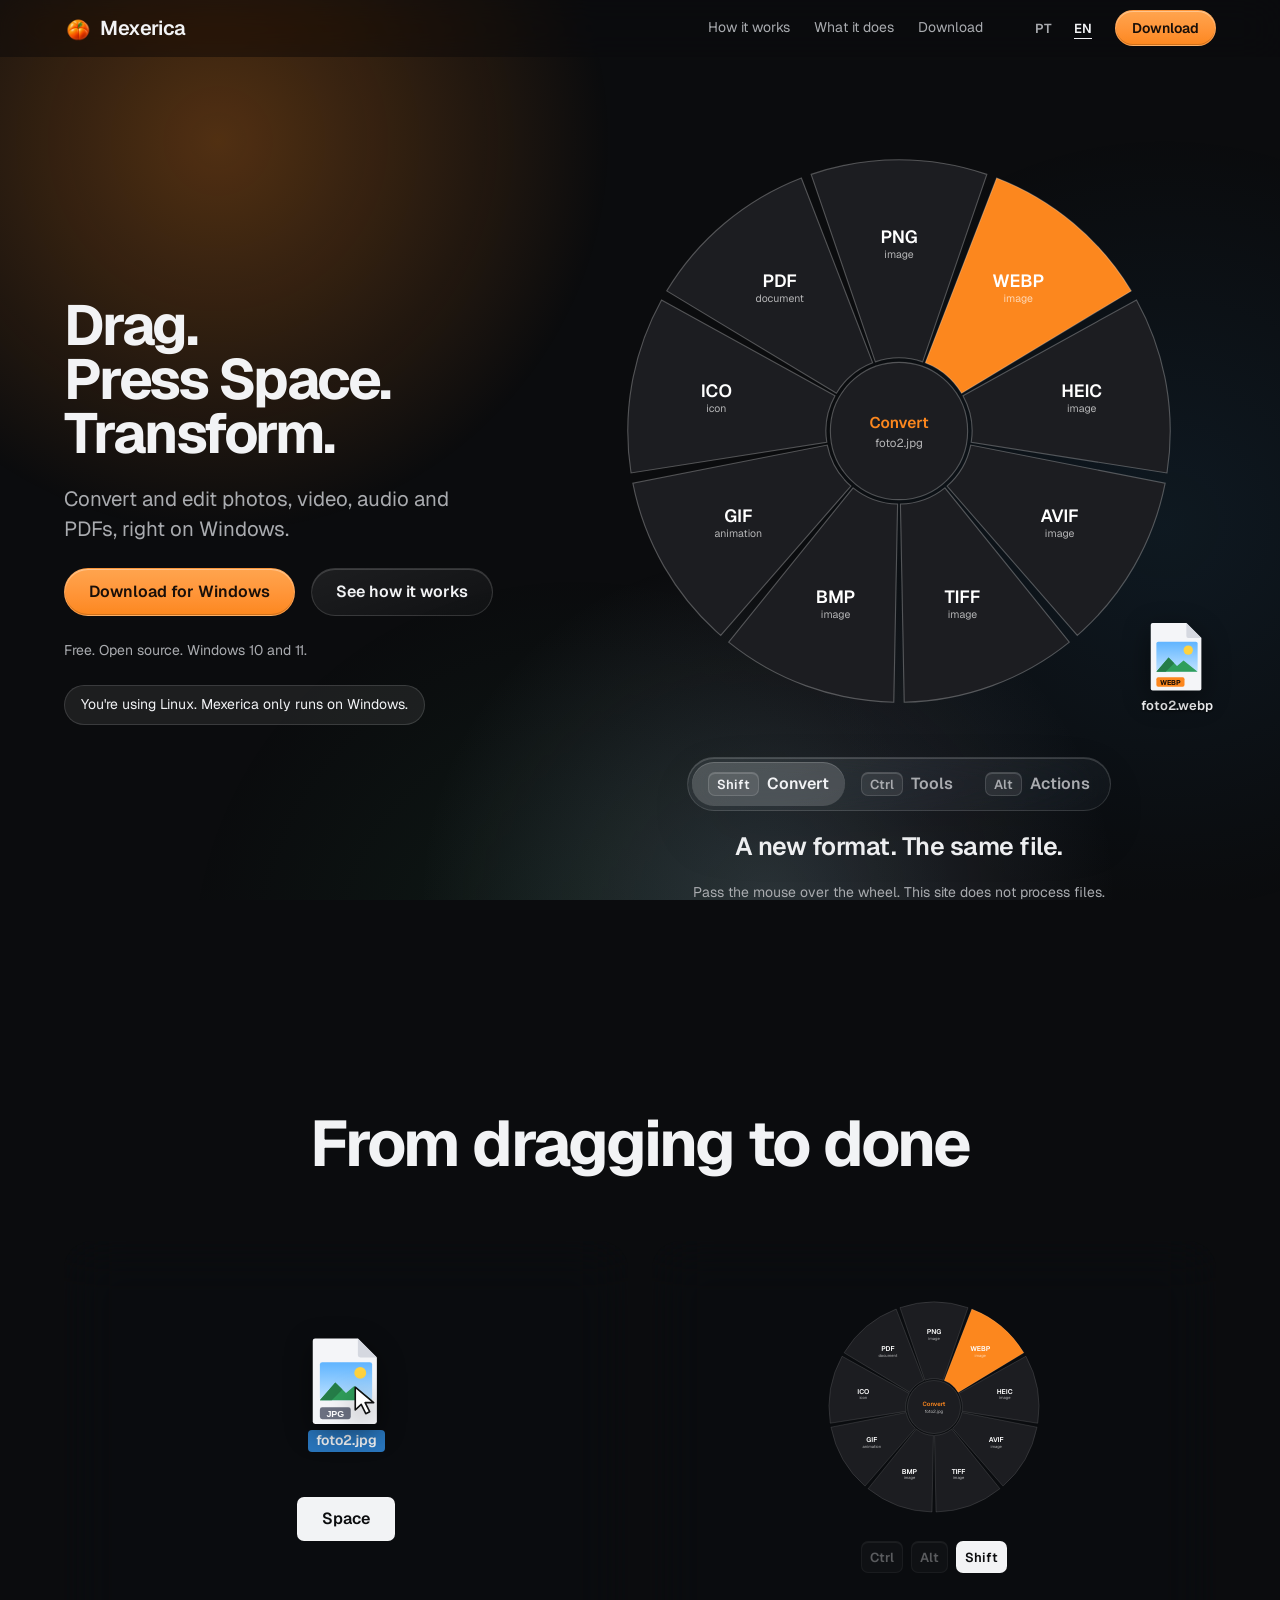
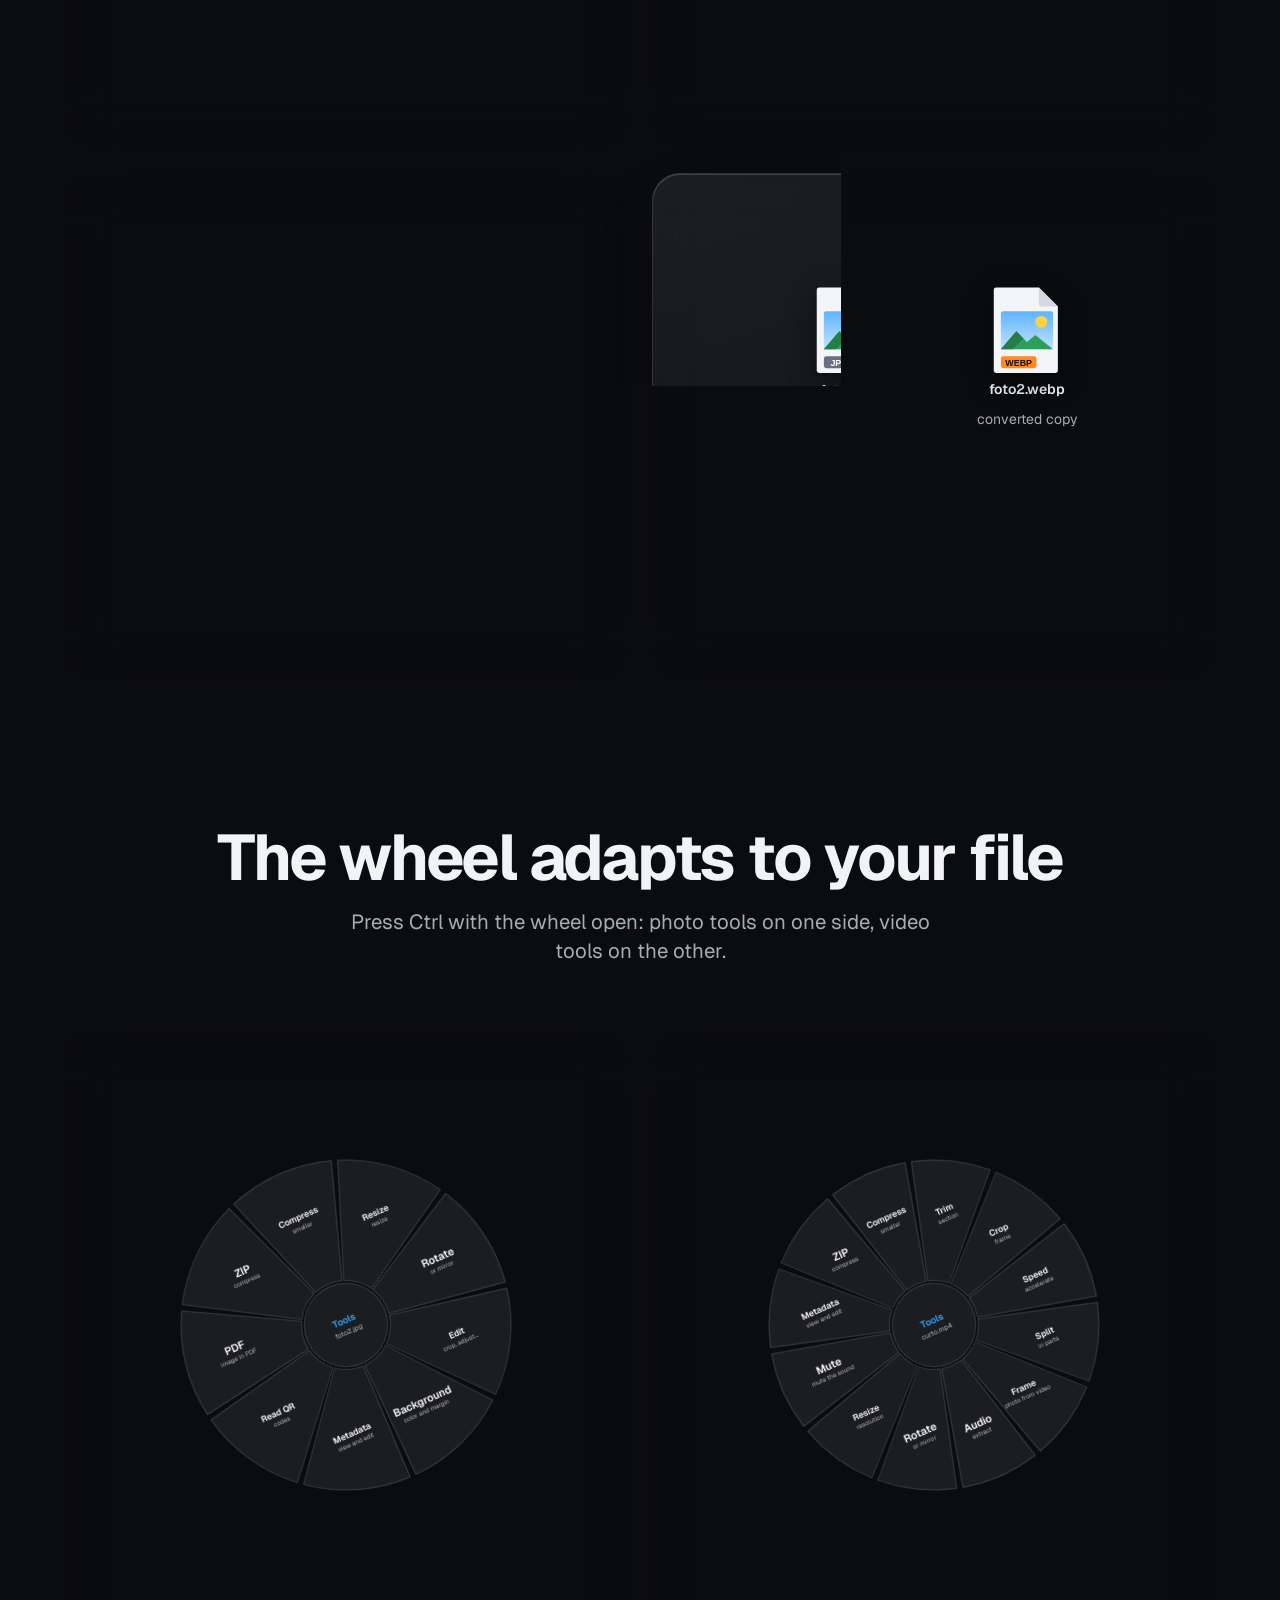
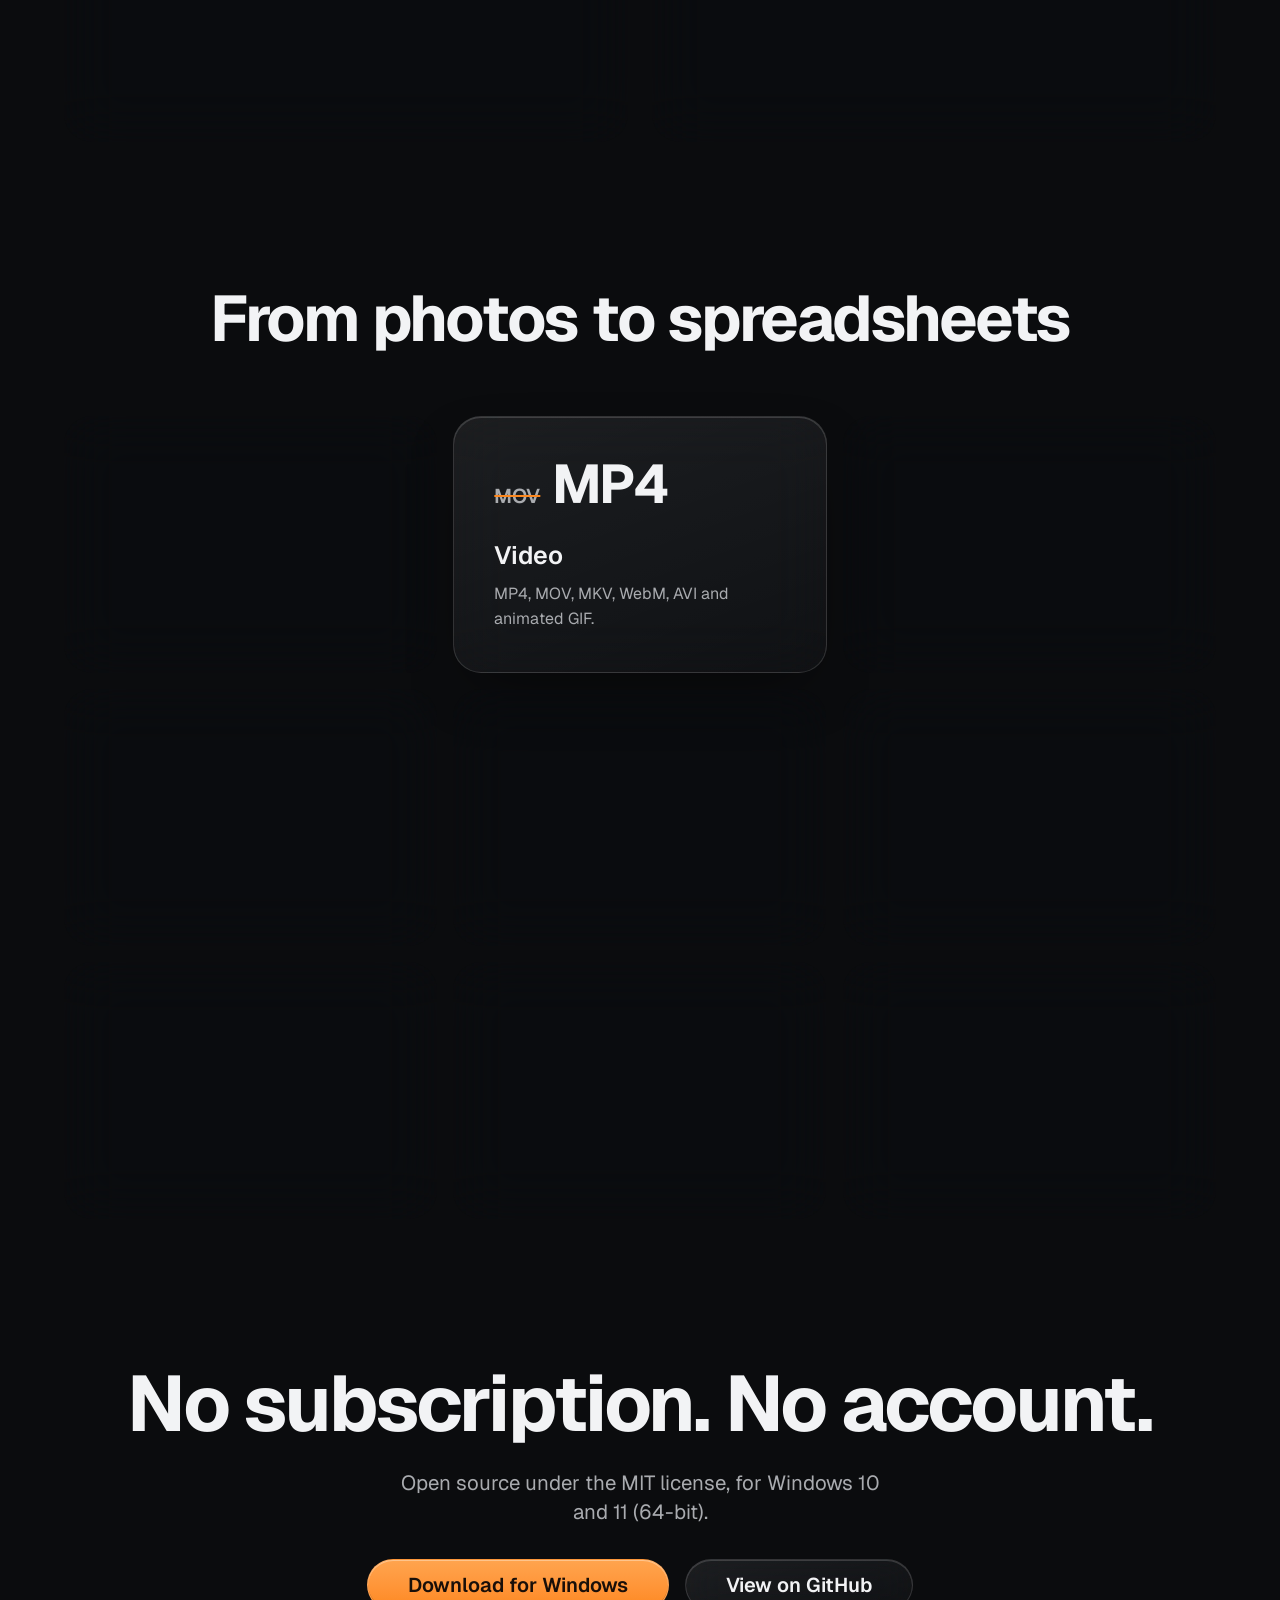
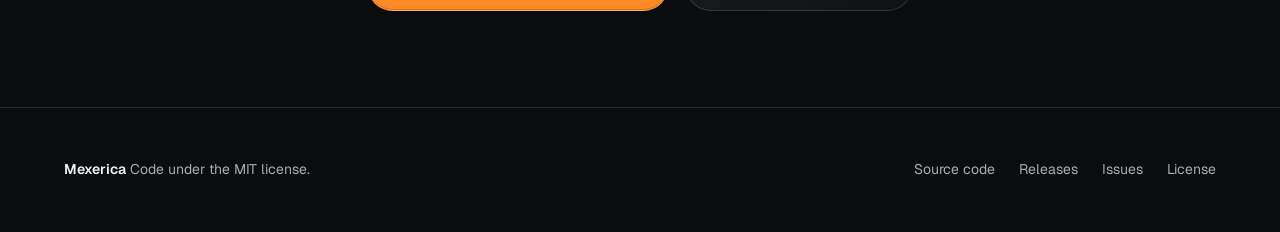
<file: docs/en/index.html>
<!doctype html>
<!-- Gerado por scripts/gerar-site-en.py a partir de docs/index.html; não editar à mão. -->
<html lang="en">
<head>
<meta charset="utf-8">
<meta name="viewport" content="width=device-width, initial-scale=1, viewport-fit=cover">
<meta name="theme-color" content="#0b0b0e">
<title>Mexerica: free file converter for Windows</title>
<meta name="description" content="Free file converter for Windows: HEIC to JPG, Word to PDF, compress and merge PDFs, OCR and a video editor. Drag, press Space, done." data-content-pt="Conversor de arquivos grátis para Windows: HEIC para JPG, Word para PDF, comprimir e juntar PDF, OCR e editor de vídeo. Arraste, aperte Espaço e pronto." data-content-en="Free file converter for Windows: HEIC to JPG, Word to PDF, compress and merge PDFs, OCR and a video editor. Drag, press Space, done.">
<link rel="canonical" href="https://oitalao.github.io/Mexerica/en/">
<link rel="alternate" hreflang="pt-BR" href="https://oitalao.github.io/Mexerica/">
<link rel="alternate" hreflang="en" href="https://oitalao.github.io/Mexerica/en/">
<link rel="alternate" hreflang="x-default" href="https://oitalao.github.io/Mexerica/">
<link rel="icon" href="../assets/mexerica-1024.png">
<meta property="og:site_name" content="Mexerica">
<meta property="og:locale" content="en_US">
<meta property="og:locale:alternate" content="pt_BR">
<meta property="og:title" content="Mexerica: free file converter for Windows" data-content-pt="Mexerica: conversor de arquivos grátis para Windows" data-content-en="Mexerica: free file converter for Windows">
<meta property="og:description" content="Free file converter for Windows: HEIC to JPG, Word to PDF, compress and merge PDFs, OCR and a video editor. Drag, press Space, done." data-content-pt="Conversor de arquivos grátis para Windows: HEIC para JPG, Word para PDF, comprimir e juntar PDF, OCR e editor de vídeo. Arraste, aperte Espaço e pronto." data-content-en="Free file converter for Windows: HEIC to JPG, Word to PDF, compress and merge PDFs, OCR and a video editor. Drag, press Space, done.">
<meta property="og:image" content="https://oitalao.github.io/Mexerica/assets/mexerica-1024.png">
<meta property="og:image:alt" content="Mexerica icon, an orange tangerine" data-content-pt="Ícone do Mexerica, uma mexerica laranja" data-content-en="Mexerica icon, an orange tangerine">
<meta property="og:url" content="https://oitalao.github.io/Mexerica/en/">
<meta property="og:type" content="website">
<meta name="twitter:card" content="summary">
<script type="application/ld+json">
{
  "@context": "https://schema.org",
  "@type": "SoftwareApplication",
  "name": "Mexerica",
  "alternateName": "Mexerica file converter",
  "description": "Free and open source file converter and editor for Windows: images (HEIC, WebP, PNG, JPG), video, audio, PDF (compress, merge, split, OCR, redact, PDF/A), Office documents, spreadsheets, e-books, subtitles and archives. Drag the file, press Space and pick an option.",
  "url": "https://oitalao.github.io/Mexerica/en/",
  "downloadUrl": "https://github.com/Oitalao/Mexerica/releases/latest",
  "installUrl": "https://github.com/Oitalao/Mexerica/releases/latest",
  "image": "https://oitalao.github.io/Mexerica/assets/mexerica-1024.png",
  "applicationCategory": "UtilitiesApplication",
  "applicationSubCategory": "File converter",
  "operatingSystem": "Windows 10, Windows 11",
  "isAccessibleForFree": true,
  "license": "https://github.com/Oitalao/Mexerica/blob/main/LICENSE",
  "codeRepository": "https://github.com/Oitalao/Mexerica",
  "inLanguage": ["pt-BR", "en", "es", "fr", "de", "it", "ja", "ko", "zh-CN", "ru", "pl", "hi", "ar"],
  "offers": { "@type": "Offer", "price": "0", "priceCurrency": "USD" },
  "author": { "@type": "Person", "name": "Oitalao", "url": "https://github.com/Oitalao" },
  "featureList": ["Convert HEIC to JPG", "Convert Word to PDF", "Convert PDF to Word", "Compress PDF", "Merge PDF", "Split PDF", "OCR for scanned PDFs", "Redact PDF", "PDF/A", "Compress video", "Timeline video editor", "Convert video to MP4", "Convert audio to MP3", "AI background removal", "Batch rename files", "Watched folders"]
}
</script>
<link rel="preconnect" href="https://fonts.googleapis.com">
<link rel="preconnect" href="https://fonts.gstatic.com" crossorigin>
<link href="https://fonts.googleapis.com/css2?family=Geist:wght@400;600;700&display=swap" rel="stylesheet">
<link rel="stylesheet" href="../styles.css?v=20261113c">
<script>document.documentElement.classList.add('js');</script>
</head>
<body data-tone="convert">

<svg width="0" height="0" style="position:absolute" aria-hidden="true">
  <defs>
    <linearGradient id="sky" x1="0" y1="0" x2="0" y2="1"><stop offset="0" stop-color="#5fb4ff"/><stop offset="1" stop-color="#bfe2ff"/></linearGradient>
    <symbol id="file-photo" viewBox="0 0 64 76">
      <path d="M6 2h36l16 16v54a2 2 0 0 1-2 2H6a2 2 0 0 1-2-2V4a2 2 0 0 1 2-2z" fill="#f4f5f8"/>
      <path d="M42 2v14a2 2 0 0 0 2 2h14" fill="#d5d8e0"/>
      <rect x="10" y="22" width="44" height="32" rx="2" fill="url(#sky)"/>
      <circle cx="44" cy="31" r="5" fill="#ffd23f"/>
      <path d="M10 54l13-15 9 9 7-6 15 12z" fill="#2f9e5b"/>
      <path d="M10 54l13-15 6 6-9 9z" fill="#257d48"/>
    </symbol>
    <symbol id="file-jpg" viewBox="0 0 64 76"><use href="#file-photo"/><rect x="10" y="60" width="26" height="10" rx="2" fill="#6b7080"/><text x="23" y="68" text-anchor="middle" font-family="Segoe UI, sans-serif" font-size="7.5" font-weight="700" fill="#fff">JPG</text></symbol>
    <symbol id="file-webp" viewBox="0 0 64 76"><use href="#file-photo"/><rect x="10" y="60" width="30" height="10" rx="2" fill="#ff8a1f"/><text x="25" y="68" text-anchor="middle" font-family="Segoe UI, sans-serif" font-size="7.5" font-weight="700" fill="#1a1206">WEBP</text></symbol>
    <symbol id="cursor" viewBox="0 0 24 28"><path d="M3 2v21l5.5-5.2 4.2 8.6 3.6-1.8-4.2-8.4H20z" fill="#fff" stroke="#111" stroke-width="1.5" stroke-linejoin="round"/></symbol>
  </defs>
</svg>

<div class="aurora" aria-hidden="true"><span class="blob blob--convert"></span><span class="blob blob--tools"></span><span class="blob blob--actions"></span><span class="blob blob--deep"></span></div>

<a class="skip" href="#top" data-en="Skip to content" data-pt="Pular para o conteúdo">Skip to content</a>

<nav class="nav" aria-label="Main navigation" data-label-pt="Navegação principal" data-label-en="Main navigation">
  <div class="container nav-bar">
    <a class="nav-mark" href="#top"><img src="../assets/mexerica-1024.png" alt="" width="28" height="28">Mexerica</a>
    <div class="nav-sections">
      <a href="#como-funciona" data-en="How it works" data-pt="Como funciona">How it works</a>
      <a href="#o-que-faz" data-en="What it does" data-pt="O que faz">What it does</a>
      <a href="#baixar" data-en="Download" data-pt="Baixar">Download</a>
    </div>
    <div class="nav-actions">
      <div class="language-switch" role="group" aria-label="Language" data-label-pt="Idioma" data-label-en="Language">
        <button type="button" data-lang="pt" aria-pressed="false" aria-label="Português">PT</button>
        <button type="button" data-lang="en" aria-pressed="true" aria-label="English">EN</button>
      </div>
      <a class="btn btn--sm" href="https://github.com/Oitalao/Mexerica/releases/latest" data-en="Download" data-pt="Baixar">Download</a>
    </div>
  </div>
</nav>

<main id="top">

<section class="hero" data-tone="convert">
  <div class="container hero-inner">
    <div class="hero-text">
      <h1 class="hero-head" data-en="&lt;span class=&quot;visually-hidden&quot;&gt;Mexerica, free file converter for Windows. &lt;/span&gt;Drag.&lt;br&gt;Press Space.&lt;br&gt;Transform." data-pt="&lt;span class=&quot;visually-hidden&quot;&gt;Mexerica, conversor de arquivos grátis para Windows. &lt;/span&gt;Arraste.&lt;br&gt;Aperte Espaço.&lt;br&gt;Transforme."><span class="visually-hidden">Mexerica, free file converter for Windows. </span>Drag.<br>Press Space.<br>Transform.</h1>
      <p class="lead hero-lead" data-en="Convert and edit photos, video, audio and PDFs, right on Windows." data-pt="Converta e edite fotos, vídeos, áudio e PDF, direto no Windows.">Convert and edit photos, video, audio and PDFs, right on Windows.</p>
      <div class="hero-actions">
        <a class="btn" href="https://github.com/Oitalao/Mexerica/releases/latest" data-en="Download for Windows" data-pt="Baixar para Windows">Download for Windows</a>
        <a class="btn btn--glass" href="#como-funciona" data-en="See how it works" data-pt="Veja como funciona">See how it works</a>
      </div>
      <p class="hero-detail" data-en="Free. Open source. Windows 10 and 11." data-pt="Grátis. Código aberto. Windows 10 e 11.">Free. Open source. Windows 10 and 11.</p>
      <p class="platform-notice" id="platform-notice" role="status"></p>
    </div>

    <fieldset class="switcher">
      <legend class="visually-hidden" data-en="Show the wheel for" data-pt="Mostrar a roda de">Show the wheel for</legend>
      <div class="switcher-stage">
        <span class="intro-drag" aria-hidden="true"><span class="file-icon file-icon--jpg" aria-hidden="true"><svg viewBox="0 0 64 76"><use href="#file-jpg"/></svg><span class="file-name">foto2.jpg</span></span><svg class="cursor" viewBox="0 0 24 28"><use href="#cursor"/></svg></span>
        <kbd class="intro-key" aria-hidden="true" data-en="Space" data-pt="Espaço">Space</kbd>
        <figure class="switcher-panel" data-panel="converter" role="img" aria-label="Convert wheel open over foto2.jpg: WebP selected, with PNG, HEIC, AVIF, TIFF, BMP, GIF, ICO and PDF around it." data-label-pt="Roda Converter aberta sobre foto2.jpg: WEBP selecionado, com PNG, HEIC, AVIF, TIFF, BMP, GIF, ICO e PDF ao redor." data-label-en="Convert wheel open over foto2.jpg: WebP selected, with PNG, HEIC, AVIF, TIFF, BMP, GIF, ICO and PDF around it."><svg class="wheel wheel--convert live" viewBox="0 0 560 560" data-wheel="converter" aria-hidden="true"><g class="seg" data-i="0"><path d="M200.64 48.21A245 245 0 0 1 359.36 48.21L301.38 217.56A66 66 0 0 0 258.62 217.56Z"/><g transform="translate(280.0 110.5)"><text class="lab" style="font-size:16px">PNG</text><g transform="translate(0 13.5)"><text class="sub" style="font-size:9.5px" data-en="image" data-pt="imagem">image</text></g></g></g><g class="seg is-sel" data-i="1"><path d="M368.20 51.43A245 245 0 0 1 489.79 153.45L336.51 245.91A66 66 0 0 0 303.76 218.43Z"/><g transform="translate(387.7 149.7)"><text class="lab" style="font-size:16px">WEBP</text><g transform="translate(0 13.5)"><text class="sub" style="font-size:9.5px" data-en="image" data-pt="imagem">image</text></g></g></g><g class="seg" data-i="2"><path d="M494.49 161.60A245 245 0 0 1 522.05 317.90L345.21 290.21A66 66 0 0 0 337.78 248.10Z"/><g transform="translate(445.0 248.9)"><text class="lab" style="font-size:16px">HEIC</text><g transform="translate(0 13.5)"><text class="sub" style="font-size:9.5px" data-en="image" data-pt="imagem">image</text></g></g></g><g class="seg" data-i="3"><path d="M520.42 327.17A245 245 0 0 1 441.06 464.62L323.39 329.74A66 66 0 0 0 344.77 292.71Z"/><g transform="translate(425.1 361.8)"><text class="lab" style="font-size:16px">AVIF</text><g transform="translate(0 13.5)"><text class="sub" style="font-size:9.5px" data-en="image" data-pt="imagem">image</text></g></g></g><g class="seg" data-i="4"><path d="M433.85 470.67A245 245 0 0 1 284.70 524.95L281.27 345.99A66 66 0 0 0 321.45 331.36Z"/><g transform="translate(337.3 435.4)"><text class="lab" style="font-size:16px">TIFF</text><g transform="translate(0 13.5)"><text class="sub" style="font-size:9.5px" data-en="image" data-pt="imagem">image</text></g></g></g><g class="seg" data-i="5"><path d="M275.30 524.95A245 245 0 0 1 126.15 470.67L238.55 331.36A66 66 0 0 0 278.73 345.99Z"/><g transform="translate(222.7 435.4)"><text class="lab" style="font-size:16px">BMP</text><g transform="translate(0 13.5)"><text class="sub" style="font-size:9.5px" data-en="image" data-pt="imagem">image</text></g></g></g><g class="seg" data-i="6"><path d="M118.94 464.62A245 245 0 0 1 39.58 327.17L215.23 292.71A66 66 0 0 0 236.61 329.74Z"/><g transform="translate(134.9 361.8)"><text class="lab" style="font-size:16px">GIF</text><g transform="translate(0 13.5)"><text class="sub" style="font-size:9.5px" data-en="animation" data-pt="animação">animation</text></g></g></g><g class="seg" data-i="7"><path d="M37.95 317.90A245 245 0 0 1 65.51 161.60L222.22 248.10A66 66 0 0 0 214.79 290.21Z"/><g transform="translate(115.0 248.9)"><text class="lab" style="font-size:16px">ICO</text><g transform="translate(0 13.5)"><text class="sub" style="font-size:9.5px" data-en="icon" data-pt="ícone">icon</text></g></g></g><g class="seg" data-i="8"><path d="M70.21 153.45A245 245 0 0 1 191.80 51.43L256.24 218.43A66 66 0 0 0 223.49 245.91Z"/><g transform="translate(172.3 149.7)"><text class="lab" style="font-size:16px">PDF</text><g transform="translate(0 13.5)"><text class="sub" style="font-size:9.5px" data-en="document" data-pt="documento">document</text></g></g></g><circle class="hub" cx="280" cy="280" r="62"/><g transform="translate(280 277)"><text class="title" style="font-size:14px" data-en="Convert" data-pt="Converter">Convert</text></g><g transform="translate(280 294)"><text class="file" style="font-size:10.5px">foto2.jpg</text></g></svg></figure>
        <figure class="switcher-panel" data-panel="ferramentas" role="img" aria-label="Tools wheel over foto2.jpg: Compress, Resize, Rotate, Edit, Background, Metadata, Read QR, PDF and ZIP." data-label-pt="Roda Ferramentas sobre foto2.jpg: Comprimir, Tamanho, Girar, Editar, Fundo, Metadados, Ler QR, PDF e ZIP." data-label-en="Tools wheel over foto2.jpg: Compress, Resize, Rotate, Edit, Background, Metadata, Read QR, PDF and ZIP."><svg class="wheel wheel--tools live" viewBox="0 0 560 560" data-wheel="foto" aria-hidden="true"><g class="seg" data-i="0"><path d="M200.64 48.21A245 245 0 0 1 359.36 48.21L301.38 217.56A66 66 0 0 0 258.62 217.56Z"/><g transform="translate(280.0 110.5)"><text class="lab" style="font-size:13px" data-en="Compress" data-pt="Comprimir">Compress</text><g transform="translate(0 13.5)"><text class="sub" style="font-size:9.5px" data-en="smaller" data-pt="menor">smaller</text></g></g></g><g class="seg is-sel" data-i="1"><path d="M368.20 51.43A245 245 0 0 1 489.79 153.45L336.51 245.91A66 66 0 0 0 303.76 218.43Z"/><g transform="translate(387.7 149.7)"><text class="lab" style="font-size:13px" data-en="Resize" data-pt="Tamanho">Resize</text><g transform="translate(0 13.5)"><text class="sub" style="font-size:9.5px" data-en="resize" data-pt="redimensionar">resize</text></g></g></g><g class="seg" data-i="2"><path d="M494.49 161.60A245 245 0 0 1 522.05 317.90L345.21 290.21A66 66 0 0 0 337.78 248.10Z"/><g transform="translate(445.0 248.9)"><text class="lab" style="font-size:16px" data-en="Rotate" data-pt="Girar">Rotate</text><g transform="translate(0 13.5)"><text class="sub" style="font-size:9.5px" data-en="or mirror" data-pt="ou espelhar">or mirror</text></g></g></g><g class="seg" data-i="3"><path d="M520.42 327.17A245 245 0 0 1 441.06 464.62L323.39 329.74A66 66 0 0 0 344.77 292.71Z"/><g transform="translate(425.1 361.8)"><text class="lab" style="font-size:13px" data-en="Edit" data-pt="Editar">Edit</text><g transform="translate(0 13.5)"><text class="sub" style="font-size:9.5px" data-en="crop, adjust…" data-pt="recortar, ajustar…">crop, adjust…</text></g></g></g><g class="seg" data-i="4"><path d="M433.85 470.67A245 245 0 0 1 284.70 524.95L281.27 345.99A66 66 0 0 0 321.45 331.36Z"/><g transform="translate(337.3 435.4)"><text class="lab" style="font-size:16px" data-en="Background" data-pt="Fundo">Background</text><g transform="translate(0 13.5)"><text class="sub" style="font-size:9.5px" data-en="color and margin" data-pt="cor e margem">color and margin</text></g></g></g><g class="seg" data-i="5"><path d="M275.30 524.95A245 245 0 0 1 126.15 470.67L238.55 331.36A66 66 0 0 0 278.73 345.99Z"/><g transform="translate(222.7 435.4)"><text class="lab" style="font-size:13px" data-en="Metadata" data-pt="Metadados">Metadata</text><g transform="translate(0 13.5)"><text class="sub" style="font-size:9.5px" data-en="view and edit" data-pt="ver e editar">view and edit</text></g></g></g><g class="seg" data-i="6"><path d="M118.94 464.62A245 245 0 0 1 39.58 327.17L215.23 292.71A66 66 0 0 0 236.61 329.74Z"/><g transform="translate(134.9 361.8)"><text class="lab" style="font-size:13px" data-en="Read QR" data-pt="Ler QR">Read QR</text><g transform="translate(0 13.5)"><text class="sub" style="font-size:9.5px" data-en="codes" data-pt="códigos">codes</text></g></g></g><g class="seg" data-i="7"><path d="M37.95 317.90A245 245 0 0 1 65.51 161.60L222.22 248.10A66 66 0 0 0 214.79 290.21Z"/><g transform="translate(115.0 248.9)"><text class="lab" style="font-size:16px">PDF</text><g transform="translate(0 13.5)"><text class="sub" style="font-size:9.5px" data-en="image in PDF" data-pt="imagem em PDF">image in PDF</text></g></g></g><g class="seg" data-i="8"><path d="M70.21 153.45A245 245 0 0 1 191.80 51.43L256.24 218.43A66 66 0 0 0 223.49 245.91Z"/><g transform="translate(172.3 149.7)"><text class="lab" style="font-size:16px">ZIP</text><g transform="translate(0 13.5)"><text class="sub" style="font-size:9.5px" data-en="compress" data-pt="compactar">compress</text></g></g></g><circle class="hub" cx="280" cy="280" r="62"/><g transform="translate(280 277)"><text class="title" style="font-size:14px" data-en="Tools" data-pt="Ferramentas">Tools</text></g><g transform="translate(280 294)"><text class="file" style="font-size:10.5px">foto2.jpg</text></g></svg></figure>
        <figure class="switcher-panel" data-panel="acoes" role="img" aria-label="Actions wheel over foto2.jpg: Share, Float, Copy, Move, Path and Terminal." data-label-pt="Roda Ações sobre foto2.jpg: Compartilhar, Flutuar, Copiar, Mover, Caminho e Terminal." data-label-en="Actions wheel over foto2.jpg: Share, Float, Copy, Move, Path and Terminal."><svg class="wheel wheel--actions live" viewBox="0 0 560 560" data-wheel="acoes" aria-hidden="true"><g class="seg" data-i="0"><path d="M180.93 100.53A205 205 0 0 1 379.07 100.53L311.90 222.22A66 66 0 0 0 248.10 222.22Z"/><g transform="translate(280.0 138.5)"><text class="lab" style="font-size:13px" data-en="Share" data-pt="Compartilhar">Share</text><g transform="translate(0 14.5)"><text class="sub" style="font-size:10.5px" data-en="close by" data-pt="por perto">close by</text></g></g></g><g class="seg is-sel" data-i="1"><path d="M385.89 104.47A205 205 0 0 1 484.96 276.06L345.99 278.73A66 66 0 0 0 314.09 223.49Z"/><g transform="translate(400.8 208.2)"><text class="lab" style="font-size:14.5px" data-en="Float" data-pt="Flutuar">Float</text><g transform="translate(0 14.5)"><text class="sub" style="font-size:10.5px" data-en="leave at hand" data-pt="deixar à mão">leave at hand</text></g></g></g><g class="seg" data-i="2"><path d="M484.96 283.94A205 205 0 0 1 385.89 455.53L314.09 336.51A66 66 0 0 0 345.99 281.27Z"/><g transform="translate(400.8 347.8)"><text class="lab" style="font-size:14.5px" data-en="Copy" data-pt="Copiar">Copy</text><g transform="translate(0 14.5)"><text class="sub" style="font-size:10.5px" data-en="to folder…" data-pt="para pasta…">to folder…</text></g></g></g><g class="seg" data-i="3"><path d="M379.07 459.47A205 205 0 0 1 180.93 459.47L248.10 337.78A66 66 0 0 0 311.90 337.78Z"/><g transform="translate(280.0 417.5)"><text class="lab" style="font-size:19px" data-en="Move" data-pt="Mover">Move</text><g transform="translate(0 14.5)"><text class="sub" style="font-size:10.5px" data-en="to folder…" data-pt="para pasta…">to folder…</text></g></g></g><g class="seg" data-i="4"><path d="M174.11 455.53A205 205 0 0 1 75.04 283.94L214.01 281.27A66 66 0 0 0 245.91 336.51Z"/><g transform="translate(159.2 347.8)"><text class="lab" style="font-size:14.5px" data-en="Path" data-pt="Caminho">Path</text><g transform="translate(0 14.5)"><text class="sub" style="font-size:10.5px" data-en="copy" data-pt="copiar">copy</text></g></g></g><g class="seg" data-i="5"><path d="M75.04 276.06A205 205 0 0 1 174.11 104.47L245.91 223.49A66 66 0 0 0 214.01 278.73Z"/><g transform="translate(159.2 208.2)"><text class="lab" style="font-size:14.5px">Terminal</text><g transform="translate(0 14.5)"><text class="sub" style="font-size:10.5px" data-en="open here" data-pt="abrir aqui">open here</text></g></g></g><circle class="hub" cx="280" cy="280" r="62"/><g transform="translate(280 277)"><text class="title" style="font-size:14px" data-en="Actions" data-pt="Ações">Actions</text></g><g transform="translate(280 294)"><text class="file" style="font-size:10.5px">foto2.jpg</text></g></svg></figure>
        <span class="intro-done" aria-hidden="true"><span class="file-icon" aria-hidden="true"><svg viewBox="0 0 64 76"><use href="#file-photo"/><rect class="badge" x="10" y="60" width="30" height="10" rx="2"/><text class="badge-text" x="25" y="68">WEBP</text></svg><span class="file-name">foto2.webp</span></span></span>
      </div>
      <div class="switcher-tabs glass">
        <input type="radio" name="wheel" id="wheel-converter" checked><label for="wheel-converter"><kbd>Shift</kbd><span data-en="Convert" data-pt="Converter">Convert</span></label>
        <input type="radio" name="wheel" id="wheel-ferramentas"><label for="wheel-ferramentas"><kbd>Ctrl</kbd><span data-en="Tools" data-pt="Ferramentas">Tools</span></label>
        <input type="radio" name="wheel" id="wheel-acoes"><label for="wheel-acoes"><kbd>Alt</kbd><span data-en="Actions" data-pt="Ações">Actions</span></label>
      </div>
      <div class="switcher-captions">
        <p data-caption="converter" data-en="A new format. The same file." data-pt="Outro formato. Mesmo arquivo.">A new format. The same file.</p>
        <p data-caption="ferramentas" data-en="A quick adjustment, right here." data-pt="Um ajuste, sem sair do lugar.">A quick adjustment, right here.</p>
        <p data-caption="acoes" data-en="Your next step, within reach." data-pt="O próximo passo, à mão.">Your next step, within reach.</p>
      </div>
      <p class="demo-disclosure"><span class="on-mouse" data-en="Pass the mouse over the wheel." data-pt="Passe o mouse pela roda.">Pass the mouse over the wheel.</span><span class="on-touch" data-en="Tap the wheel." data-pt="Toque na roda.">Tap the wheel.</span> <span data-en="This site does not process files." data-pt="O site não processa arquivos.">This site does not process files.</span></p>
    </fieldset>
  </div>
</section>

<section class="steps" id="como-funciona" data-tone="tools">
  <div class="container">
    <div class="section-head">
      <h2 data-en="From dragging to done" data-pt="Do arrastar ao pronto">From dragging to done</h2>
    </div>
    <ol class="scenes">
      <li class="scene scene--drag glass">
        <div class="scene-art" aria-hidden="true">
          <span class="drag-icon"><span class="file-icon file-icon--jpg" aria-hidden="true"><svg viewBox="0 0 64 76"><use href="#file-jpg"/></svg><span class="file-name">foto2.jpg</span></span><svg class="cursor" viewBox="0 0 24 28"><use href="#cursor"/></svg></span>
          <kbd class="scene-key" data-en="Space" data-pt="Espaço">Space</kbd>
        </div>
        <h3 data-en="Drag" data-pt="Arraste">Drag</h3>
        <p data-en="Drag one or more files and press Space while holding the mouse button." data-pt="Arraste um ou mais arquivos e, sem soltar o mouse, aperte Espaço.">Drag one or more files and press Space while holding the mouse button.</p>
      </li>
      <li class="scene scene--sides glass">
        <div class="scene-art" aria-hidden="true">
          <div class="mini mini--tools"><svg class="wheel wheel--tools" viewBox="0 0 560 560" data-wheel="foto" aria-hidden="true"><g class="seg" data-i="0"><path d="M200.64 48.21A245 245 0 0 1 359.36 48.21L301.38 217.56A66 66 0 0 0 258.62 217.56Z"/><g transform="translate(280.0 110.5)"><text class="lab" style="font-size:13px" data-en="Compress" data-pt="Comprimir">Compress</text><g transform="translate(0 13.5)"><text class="sub" style="font-size:9.5px" data-en="smaller" data-pt="menor">smaller</text></g></g></g><g class="seg is-sel" data-i="1"><path d="M368.20 51.43A245 245 0 0 1 489.79 153.45L336.51 245.91A66 66 0 0 0 303.76 218.43Z"/><g transform="translate(387.7 149.7)"><text class="lab" style="font-size:13px" data-en="Resize" data-pt="Tamanho">Resize</text><g transform="translate(0 13.5)"><text class="sub" style="font-size:9.5px" data-en="resize" data-pt="redimensionar">resize</text></g></g></g><g class="seg" data-i="2"><path d="M494.49 161.60A245 245 0 0 1 522.05 317.90L345.21 290.21A66 66 0 0 0 337.78 248.10Z"/><g transform="translate(445.0 248.9)"><text class="lab" style="font-size:16px" data-en="Rotate" data-pt="Girar">Rotate</text><g transform="translate(0 13.5)"><text class="sub" style="font-size:9.5px" data-en="or mirror" data-pt="ou espelhar">or mirror</text></g></g></g><g class="seg" data-i="3"><path d="M520.42 327.17A245 245 0 0 1 441.06 464.62L323.39 329.74A66 66 0 0 0 344.77 292.71Z"/><g transform="translate(425.1 361.8)"><text class="lab" style="font-size:13px" data-en="Edit" data-pt="Editar">Edit</text><g transform="translate(0 13.5)"><text class="sub" style="font-size:9.5px" data-en="crop, adjust…" data-pt="recortar, ajustar…">crop, adjust…</text></g></g></g><g class="seg" data-i="4"><path d="M433.85 470.67A245 245 0 0 1 284.70 524.95L281.27 345.99A66 66 0 0 0 321.45 331.36Z"/><g transform="translate(337.3 435.4)"><text class="lab" style="font-size:16px" data-en="Background" data-pt="Fundo">Background</text><g transform="translate(0 13.5)"><text class="sub" style="font-size:9.5px" data-en="color and margin" data-pt="cor e margem">color and margin</text></g></g></g><g class="seg" data-i="5"><path d="M275.30 524.95A245 245 0 0 1 126.15 470.67L238.55 331.36A66 66 0 0 0 278.73 345.99Z"/><g transform="translate(222.7 435.4)"><text class="lab" style="font-size:13px" data-en="Metadata" data-pt="Metadados">Metadata</text><g transform="translate(0 13.5)"><text class="sub" style="font-size:9.5px" data-en="view and edit" data-pt="ver e editar">view and edit</text></g></g></g><g class="seg" data-i="6"><path d="M118.94 464.62A245 245 0 0 1 39.58 327.17L215.23 292.71A66 66 0 0 0 236.61 329.74Z"/><g transform="translate(134.9 361.8)"><text class="lab" style="font-size:13px" data-en="Read QR" data-pt="Ler QR">Read QR</text><g transform="translate(0 13.5)"><text class="sub" style="font-size:9.5px" data-en="codes" data-pt="códigos">codes</text></g></g></g><g class="seg" data-i="7"><path d="M37.95 317.90A245 245 0 0 1 65.51 161.60L222.22 248.10A66 66 0 0 0 214.79 290.21Z"/><g transform="translate(115.0 248.9)"><text class="lab" style="font-size:16px">PDF</text><g transform="translate(0 13.5)"><text class="sub" style="font-size:9.5px" data-en="image in PDF" data-pt="imagem em PDF">image in PDF</text></g></g></g><g class="seg" data-i="8"><path d="M70.21 153.45A245 245 0 0 1 191.80 51.43L256.24 218.43A66 66 0 0 0 223.49 245.91Z"/><g transform="translate(172.3 149.7)"><text class="lab" style="font-size:16px">ZIP</text><g transform="translate(0 13.5)"><text class="sub" style="font-size:9.5px" data-en="compress" data-pt="compactar">compress</text></g></g></g><circle class="hub" cx="280" cy="280" r="62"/><g transform="translate(280 277)"><text class="title" style="font-size:14px" data-en="Tools" data-pt="Ferramentas">Tools</text></g><g transform="translate(280 294)"><text class="file" style="font-size:10.5px">foto2.jpg</text></g></svg></div>
          <div class="mini mini--actions"><svg class="wheel wheel--actions" viewBox="0 0 560 560" data-wheel="acoes" aria-hidden="true"><g class="seg" data-i="0"><path d="M180.93 100.53A205 205 0 0 1 379.07 100.53L311.90 222.22A66 66 0 0 0 248.10 222.22Z"/><g transform="translate(280.0 138.5)"><text class="lab" style="font-size:13px" data-en="Share" data-pt="Compartilhar">Share</text><g transform="translate(0 14.5)"><text class="sub" style="font-size:10.5px" data-en="close by" data-pt="por perto">close by</text></g></g></g><g class="seg is-sel" data-i="1"><path d="M385.89 104.47A205 205 0 0 1 484.96 276.06L345.99 278.73A66 66 0 0 0 314.09 223.49Z"/><g transform="translate(400.8 208.2)"><text class="lab" style="font-size:14.5px" data-en="Float" data-pt="Flutuar">Float</text><g transform="translate(0 14.5)"><text class="sub" style="font-size:10.5px" data-en="leave at hand" data-pt="deixar à mão">leave at hand</text></g></g></g><g class="seg" data-i="2"><path d="M484.96 283.94A205 205 0 0 1 385.89 455.53L314.09 336.51A66 66 0 0 0 345.99 281.27Z"/><g transform="translate(400.8 347.8)"><text class="lab" style="font-size:14.5px" data-en="Copy" data-pt="Copiar">Copy</text><g transform="translate(0 14.5)"><text class="sub" style="font-size:10.5px" data-en="to folder…" data-pt="para pasta…">to folder…</text></g></g></g><g class="seg" data-i="3"><path d="M379.07 459.47A205 205 0 0 1 180.93 459.47L248.10 337.78A66 66 0 0 0 311.90 337.78Z"/><g transform="translate(280.0 417.5)"><text class="lab" style="font-size:19px" data-en="Move" data-pt="Mover">Move</text><g transform="translate(0 14.5)"><text class="sub" style="font-size:10.5px" data-en="to folder…" data-pt="para pasta…">to folder…</text></g></g></g><g class="seg" data-i="4"><path d="M174.11 455.53A205 205 0 0 1 75.04 283.94L214.01 281.27A66 66 0 0 0 245.91 336.51Z"/><g transform="translate(159.2 347.8)"><text class="lab" style="font-size:14.5px" data-en="Path" data-pt="Caminho">Path</text><g transform="translate(0 14.5)"><text class="sub" style="font-size:10.5px" data-en="copy" data-pt="copiar">copy</text></g></g></g><g class="seg" data-i="5"><path d="M75.04 276.06A205 205 0 0 1 174.11 104.47L245.91 223.49A66 66 0 0 0 214.01 278.73Z"/><g transform="translate(159.2 208.2)"><text class="lab" style="font-size:14.5px">Terminal</text><g transform="translate(0 14.5)"><text class="sub" style="font-size:10.5px" data-en="open here" data-pt="abrir aqui">open here</text></g></g></g><circle class="hub" cx="280" cy="280" r="62"/><g transform="translate(280 277)"><text class="title" style="font-size:14px" data-en="Actions" data-pt="Ações">Actions</text></g><g transform="translate(280 294)"><text class="file" style="font-size:10.5px">foto2.jpg</text></g></svg></div>
          <div class="mini mini--convert"><svg class="wheel wheel--convert" viewBox="0 0 560 560" data-wheel="converter" aria-hidden="true"><g class="seg" data-i="0"><path d="M200.64 48.21A245 245 0 0 1 359.36 48.21L301.38 217.56A66 66 0 0 0 258.62 217.56Z"/><g transform="translate(280.0 110.5)"><text class="lab" style="font-size:16px">PNG</text><g transform="translate(0 13.5)"><text class="sub" style="font-size:9.5px" data-en="image" data-pt="imagem">image</text></g></g></g><g class="seg is-sel" data-i="1"><path d="M368.20 51.43A245 245 0 0 1 489.79 153.45L336.51 245.91A66 66 0 0 0 303.76 218.43Z"/><g transform="translate(387.7 149.7)"><text class="lab" style="font-size:16px">WEBP</text><g transform="translate(0 13.5)"><text class="sub" style="font-size:9.5px" data-en="image" data-pt="imagem">image</text></g></g></g><g class="seg" data-i="2"><path d="M494.49 161.60A245 245 0 0 1 522.05 317.90L345.21 290.21A66 66 0 0 0 337.78 248.10Z"/><g transform="translate(445.0 248.9)"><text class="lab" style="font-size:16px">HEIC</text><g transform="translate(0 13.5)"><text class="sub" style="font-size:9.5px" data-en="image" data-pt="imagem">image</text></g></g></g><g class="seg" data-i="3"><path d="M520.42 327.17A245 245 0 0 1 441.06 464.62L323.39 329.74A66 66 0 0 0 344.77 292.71Z"/><g transform="translate(425.1 361.8)"><text class="lab" style="font-size:16px">AVIF</text><g transform="translate(0 13.5)"><text class="sub" style="font-size:9.5px" data-en="image" data-pt="imagem">image</text></g></g></g><g class="seg" data-i="4"><path d="M433.85 470.67A245 245 0 0 1 284.70 524.95L281.27 345.99A66 66 0 0 0 321.45 331.36Z"/><g transform="translate(337.3 435.4)"><text class="lab" style="font-size:16px">TIFF</text><g transform="translate(0 13.5)"><text class="sub" style="font-size:9.5px" data-en="image" data-pt="imagem">image</text></g></g></g><g class="seg" data-i="5"><path d="M275.30 524.95A245 245 0 0 1 126.15 470.67L238.55 331.36A66 66 0 0 0 278.73 345.99Z"/><g transform="translate(222.7 435.4)"><text class="lab" style="font-size:16px">BMP</text><g transform="translate(0 13.5)"><text class="sub" style="font-size:9.5px" data-en="image" data-pt="imagem">image</text></g></g></g><g class="seg" data-i="6"><path d="M118.94 464.62A245 245 0 0 1 39.58 327.17L215.23 292.71A66 66 0 0 0 236.61 329.74Z"/><g transform="translate(134.9 361.8)"><text class="lab" style="font-size:16px">GIF</text><g transform="translate(0 13.5)"><text class="sub" style="font-size:9.5px" data-en="animation" data-pt="animação">animation</text></g></g></g><g class="seg" data-i="7"><path d="M37.95 317.90A245 245 0 0 1 65.51 161.60L222.22 248.10A66 66 0 0 0 214.79 290.21Z"/><g transform="translate(115.0 248.9)"><text class="lab" style="font-size:16px">ICO</text><g transform="translate(0 13.5)"><text class="sub" style="font-size:9.5px" data-en="icon" data-pt="ícone">icon</text></g></g></g><g class="seg" data-i="8"><path d="M70.21 153.45A245 245 0 0 1 191.80 51.43L256.24 218.43A66 66 0 0 0 223.49 245.91Z"/><g transform="translate(172.3 149.7)"><text class="lab" style="font-size:16px">PDF</text><g transform="translate(0 13.5)"><text class="sub" style="font-size:9.5px" data-en="document" data-pt="documento">document</text></g></g></g><circle class="hub" cx="280" cy="280" r="62"/><g transform="translate(280 277)"><text class="title" style="font-size:14px" data-en="Convert" data-pt="Converter">Convert</text></g><g transform="translate(280 294)"><text class="file" style="font-size:10.5px">foto2.jpg</text></g></svg></div>
          <span class="scene-keys"><kbd class="k-ctrl">Ctrl</kbd><kbd class="k-alt">Alt</kbd><kbd class="k-shift">Shift</kbd></span>
        </div>
        <h3 data-en="Choose a wheel" data-pt="Escolha o lado">Choose a wheel</h3>
        <p data-en="Press Space again, or use Shift, Ctrl and Alt to switch between Convert, Tools and Actions." data-pt="Espaço de novo, ou Shift, Ctrl e Alt trocam entre Converter, Ferramentas e Ações.">Press Space again, or use Shift, Ctrl and Alt to switch between Convert, Tools and Actions.</p>
      </li>
      <li class="scene scene--drop glass">
        <div class="scene-art" aria-hidden="true">
          <div class="mini mini--convert"><svg class="wheel wheel--convert" viewBox="0 0 560 560" data-wheel="converter" aria-hidden="true"><g class="seg" data-i="0"><path d="M200.64 48.21A245 245 0 0 1 359.36 48.21L301.38 217.56A66 66 0 0 0 258.62 217.56Z"/><g transform="translate(280.0 110.5)"><text class="lab" style="font-size:16px">PNG</text><g transform="translate(0 13.5)"><text class="sub" style="font-size:9.5px" data-en="image" data-pt="imagem">image</text></g></g></g><g class="seg" data-i="1"><path d="M368.20 51.43A245 245 0 0 1 489.79 153.45L336.51 245.91A66 66 0 0 0 303.76 218.43Z"/><g transform="translate(387.7 149.7)"><text class="lab" style="font-size:16px">WEBP</text><g transform="translate(0 13.5)"><text class="sub" style="font-size:9.5px" data-en="image" data-pt="imagem">image</text></g></g></g><g class="seg" data-i="2"><path d="M494.49 161.60A245 245 0 0 1 522.05 317.90L345.21 290.21A66 66 0 0 0 337.78 248.10Z"/><g transform="translate(445.0 248.9)"><text class="lab" style="font-size:16px">HEIC</text><g transform="translate(0 13.5)"><text class="sub" style="font-size:9.5px" data-en="image" data-pt="imagem">image</text></g></g></g><g class="seg" data-i="3"><path d="M520.42 327.17A245 245 0 0 1 441.06 464.62L323.39 329.74A66 66 0 0 0 344.77 292.71Z"/><g transform="translate(425.1 361.8)"><text class="lab" style="font-size:16px">AVIF</text><g transform="translate(0 13.5)"><text class="sub" style="font-size:9.5px" data-en="image" data-pt="imagem">image</text></g></g></g><g class="seg" data-i="4"><path d="M433.85 470.67A245 245 0 0 1 284.70 524.95L281.27 345.99A66 66 0 0 0 321.45 331.36Z"/><g transform="translate(337.3 435.4)"><text class="lab" style="font-size:16px">TIFF</text><g transform="translate(0 13.5)"><text class="sub" style="font-size:9.5px" data-en="image" data-pt="imagem">image</text></g></g></g><g class="seg" data-i="5"><path d="M275.30 524.95A245 245 0 0 1 126.15 470.67L238.55 331.36A66 66 0 0 0 278.73 345.99Z"/><g transform="translate(222.7 435.4)"><text class="lab" style="font-size:16px">BMP</text><g transform="translate(0 13.5)"><text class="sub" style="font-size:9.5px" data-en="image" data-pt="imagem">image</text></g></g></g><g class="seg" data-i="6"><path d="M118.94 464.62A245 245 0 0 1 39.58 327.17L215.23 292.71A66 66 0 0 0 236.61 329.74Z"/><g transform="translate(134.9 361.8)"><text class="lab" style="font-size:16px">GIF</text><g transform="translate(0 13.5)"><text class="sub" style="font-size:9.5px" data-en="animation" data-pt="animação">animation</text></g></g></g><g class="seg" data-i="7"><path d="M37.95 317.90A245 245 0 0 1 65.51 161.60L222.22 248.10A66 66 0 0 0 214.79 290.21Z"/><g transform="translate(115.0 248.9)"><text class="lab" style="font-size:16px">ICO</text><g transform="translate(0 13.5)"><text class="sub" style="font-size:9.5px" data-en="icon" data-pt="ícone">icon</text></g></g></g><g class="seg" data-i="8"><path d="M70.21 153.45A245 245 0 0 1 191.80 51.43L256.24 218.43A66 66 0 0 0 223.49 245.91Z"/><g transform="translate(172.3 149.7)"><text class="lab" style="font-size:16px">PDF</text><g transform="translate(0 13.5)"><text class="sub" style="font-size:9.5px" data-en="document" data-pt="documento">document</text></g></g></g><circle class="hub" cx="280" cy="280" r="62"/><g transform="translate(280 277)"><text class="title" style="font-size:14px" data-en="Convert" data-pt="Converter">Convert</text></g><g transform="translate(280 294)"><text class="file" style="font-size:10.5px">foto2.jpg</text></g></svg></div>
          <span class="drop-icon"><span class="file-icon file-icon--jpg" aria-hidden="true"><svg viewBox="0 0 64 76"><use href="#file-jpg"/></svg><span class="file-name">foto2.jpg</span></span><svg class="cursor" viewBox="0 0 24 28"><use href="#cursor"/></svg></span>
        </div>
        <h3 data-en="Drop" data-pt="Solte">Drop</h3>
        <p data-en="Drop the file on an option, or use the arrow keys and Enter." data-pt="Solte o arquivo em cima da opção, ou use as setas e Enter.">Drop the file on an option, or use the arrow keys and Enter.</p>
      </li>
      <li class="scene scene--done glass">
        <div class="scene-art" aria-hidden="true">
          <span class="done-pair"><span class="done-a"><span class="file-icon file-icon--jpg" aria-hidden="true"><svg viewBox="0 0 64 76"><use href="#file-jpg"/></svg><span class="file-name">foto2.jpg</span></span><small data-en="original, untouched" data-pt="original, intacto">original, untouched</small></span><span class="done-b"><span class="file-icon file-icon--webp" aria-hidden="true"><svg viewBox="0 0 64 76"><use href="#file-webp"/></svg><span class="file-name">foto2.webp</span></span><small data-en="converted copy" data-pt="cópia convertida">converted copy</small></span></span>
        </div>
        <h3 data-en="Done" data-pt="Pronto">Done</h3>
        <p data-en="The result is saved next to the original, which stays unchanged." data-pt="O resultado fica salvo ao lado do original, que nunca é alterado.">The result is saved next to the original, which stays unchanged.</p>
      </li>
    </ol>
  </div>
</section>

<section class="adapt" id="ferramentas" data-tone="tools">
  <div class="container">
    <div class="section-head">
      <h2 data-en="The wheel adapts to your file" data-pt="A roda muda com o arquivo">The wheel adapts to your file</h2>
      <p class="lead" data-en="Press Ctrl with the wheel open: photo tools on one side, video tools on the other." data-pt="Aperte Ctrl com a roda aberta: ferramentas de foto de um lado, de vídeo do outro.">Press Ctrl with the wheel open: photo tools on one side, video tools on the other.</p>
    </div>
    <div class="adapt-pair">
      <figure class="adapt-item glass" role="img" aria-label="Photo tools wheel: resize, compress, rotate, edit and more." data-label-pt="Roda Ferramentas para foto: redimensionar, comprimir, girar, editar e mais." data-label-en="Photo tools wheel: resize, compress, rotate, edit and more.">
        <div class="grow"><svg class="wheel wheel--tools live" viewBox="0 0 560 560" data-wheel="foto" aria-hidden="true"><g class="seg" data-i="0"><path d="M200.64 48.21A245 245 0 0 1 359.36 48.21L301.38 217.56A66 66 0 0 0 258.62 217.56Z"/><g transform="translate(280.0 110.5)"><text class="lab" style="font-size:13px" data-en="Compress" data-pt="Comprimir">Compress</text><g transform="translate(0 13.5)"><text class="sub" style="font-size:9.5px" data-en="smaller" data-pt="menor">smaller</text></g></g></g><g class="seg" data-i="1"><path d="M368.20 51.43A245 245 0 0 1 489.79 153.45L336.51 245.91A66 66 0 0 0 303.76 218.43Z"/><g transform="translate(387.7 149.7)"><text class="lab" style="font-size:13px" data-en="Resize" data-pt="Tamanho">Resize</text><g transform="translate(0 13.5)"><text class="sub" style="font-size:9.5px" data-en="resize" data-pt="redimensionar">resize</text></g></g></g><g class="seg" data-i="2"><path d="M494.49 161.60A245 245 0 0 1 522.05 317.90L345.21 290.21A66 66 0 0 0 337.78 248.10Z"/><g transform="translate(445.0 248.9)"><text class="lab" style="font-size:16px" data-en="Rotate" data-pt="Girar">Rotate</text><g transform="translate(0 13.5)"><text class="sub" style="font-size:9.5px" data-en="or mirror" data-pt="ou espelhar">or mirror</text></g></g></g><g class="seg" data-i="3"><path d="M520.42 327.17A245 245 0 0 1 441.06 464.62L323.39 329.74A66 66 0 0 0 344.77 292.71Z"/><g transform="translate(425.1 361.8)"><text class="lab" style="font-size:13px" data-en="Edit" data-pt="Editar">Edit</text><g transform="translate(0 13.5)"><text class="sub" style="font-size:9.5px" data-en="crop, adjust…" data-pt="recortar, ajustar…">crop, adjust…</text></g></g></g><g class="seg" data-i="4"><path d="M433.85 470.67A245 245 0 0 1 284.70 524.95L281.27 345.99A66 66 0 0 0 321.45 331.36Z"/><g transform="translate(337.3 435.4)"><text class="lab" style="font-size:16px" data-en="Background" data-pt="Fundo">Background</text><g transform="translate(0 13.5)"><text class="sub" style="font-size:9.5px" data-en="color and margin" data-pt="cor e margem">color and margin</text></g></g></g><g class="seg" data-i="5"><path d="M275.30 524.95A245 245 0 0 1 126.15 470.67L238.55 331.36A66 66 0 0 0 278.73 345.99Z"/><g transform="translate(222.7 435.4)"><text class="lab" style="font-size:13px" data-en="Metadata" data-pt="Metadados">Metadata</text><g transform="translate(0 13.5)"><text class="sub" style="font-size:9.5px" data-en="view and edit" data-pt="ver e editar">view and edit</text></g></g></g><g class="seg" data-i="6"><path d="M118.94 464.62A245 245 0 0 1 39.58 327.17L215.23 292.71A66 66 0 0 0 236.61 329.74Z"/><g transform="translate(134.9 361.8)"><text class="lab" style="font-size:13px" data-en="Read QR" data-pt="Ler QR">Read QR</text><g transform="translate(0 13.5)"><text class="sub" style="font-size:9.5px" data-en="codes" data-pt="códigos">codes</text></g></g></g><g class="seg" data-i="7"><path d="M37.95 317.90A245 245 0 0 1 65.51 161.60L222.22 248.10A66 66 0 0 0 214.79 290.21Z"/><g transform="translate(115.0 248.9)"><text class="lab" style="font-size:16px">PDF</text><g transform="translate(0 13.5)"><text class="sub" style="font-size:9.5px" data-en="image in PDF" data-pt="imagem em PDF">image in PDF</text></g></g></g><g class="seg" data-i="8"><path d="M70.21 153.45A245 245 0 0 1 191.80 51.43L256.24 218.43A66 66 0 0 0 223.49 245.91Z"/><g transform="translate(172.3 149.7)"><text class="lab" style="font-size:16px">ZIP</text><g transform="translate(0 13.5)"><text class="sub" style="font-size:9.5px" data-en="compress" data-pt="compactar">compress</text></g></g></g><circle class="hub" cx="280" cy="280" r="62"/><g transform="translate(280 277)"><text class="title" style="font-size:14px" data-en="Tools" data-pt="Ferramentas">Tools</text></g><g transform="translate(280 294)"><text class="file" style="font-size:10.5px">foto2.jpg</text></g></svg></div>
        <figcaption><h3 data-en="Photo tools" data-pt="Ferramentas para foto">Photo tools</h3><p data-en="Resize, compress, rotate, edit or adjust the background of a photo." data-pt="Redimensione, comprima, gire, edite ou ajuste o fundo da foto.">Resize, compress, rotate, edit or adjust the background of a photo.</p></figcaption>
      </figure>
      <figure class="adapt-item glass" role="img" aria-label="Video tools wheel: Compress, Trim, Crop, Speed, Split, Frame, Audio, Mute, Resize, Rotate, Metadata and ZIP." data-label-pt="Roda Ferramentas sobre um vídeo: Comprimir, Cortar, Recortar, Velocidade, Dividir, Quadro, Áudio, Mudo, Tamanho, Girar, Metadados e ZIP." data-label-en="Video tools wheel: Compress, Trim, Crop, Speed, Split, Frame, Audio, Mute, Resize, Rotate, Metadata and ZIP.">
        <div class="grow"><svg class="wheel wheel--tools live" viewBox="0 0 560 560" data-wheel="video" aria-hidden="true"><g class="seg" data-i="0"><path d="M221.14 42.17A245 245 0 0 1 338.86 42.17L295.86 215.93A66 66 0 0 0 264.14 215.93Z"/><g transform="translate(280.0 110.5)"><text class="lab" style="font-size:13px" data-en="Compress" data-pt="Comprimir">Compress</text><g transform="translate(0 13.5)"><text class="sub" style="font-size:9.5px" data-en="smaller" data-pt="menor">smaller</text></g></g></g><g class="seg" data-i="1"><path d="M347.94 44.61A245 245 0 0 1 449.88 103.46L325.76 232.44A66 66 0 0 0 298.30 216.59Z"/><g transform="translate(363.8 132.9)"><text class="lab" style="font-size:13px" data-en="Trim" data-pt="Cortar">Trim</text><g transform="translate(0 13.5)"><text class="sub" style="font-size:9.5px" data-en="section" data-pt="trecho">section</text></g></g></g><g class="seg" data-i="2"><path d="M456.54 110.12A245 245 0 0 1 515.39 212.06L343.41 261.70A66 66 0 0 0 327.56 234.24Z"/><g transform="translate(425.1 194.2)"><text class="lab" style="font-size:13px" data-en="Crop" data-pt="Recortar">Crop</text><g transform="translate(0 13.5)"><text class="sub" style="font-size:9.5px" data-en="frame" data-pt="enquadrar">frame</text></g></g></g><g class="seg" data-i="3"><path d="M517.83 221.14A245 245 0 0 1 517.83 338.86L344.07 295.86A66 66 0 0 0 344.07 264.14Z"/><g transform="translate(447.5 278.0)"><text class="lab" style="font-size:13px" data-en="Speed" data-pt="Velocidade">Speed</text><g transform="translate(0 13.5)"><text class="sub" style="font-size:9.5px" data-en="accelerate" data-pt="acelerar">accelerate</text></g></g></g><g class="seg" data-i="4"><path d="M515.39 347.94A245 245 0 0 1 456.54 449.88L327.56 325.76A66 66 0 0 0 343.41 298.30Z"/><g transform="translate(425.1 361.8)"><text class="lab" style="font-size:13px" data-en="Split" data-pt="Dividir">Split</text><g transform="translate(0 13.5)"><text class="sub" style="font-size:9.5px" data-en="in parts" data-pt="em partes">in parts</text></g></g></g><g class="seg" data-i="5"><path d="M449.88 456.54A245 245 0 0 1 347.94 515.39L298.30 343.41A66 66 0 0 0 325.76 327.56Z"/><g transform="translate(363.8 423.1)"><text class="lab" style="font-size:13px" data-en="Frame" data-pt="Quadro">Frame</text><g transform="translate(0 13.5)"><text class="sub" style="font-size:9.5px" data-en="photo from video" data-pt="foto do vídeo">photo from video</text></g></g></g><g class="seg" data-i="6"><path d="M338.86 517.83A245 245 0 0 1 221.14 517.83L264.14 344.07A66 66 0 0 0 295.86 344.07Z"/><g transform="translate(280.0 445.5)"><text class="lab" style="font-size:16px" data-en="Audio" data-pt="Áudio">Audio</text><g transform="translate(0 13.5)"><text class="sub" style="font-size:9.5px" data-en="extract" data-pt="extrair">extract</text></g></g></g><g class="seg" data-i="7"><path d="M212.06 515.39A245 245 0 0 1 110.12 456.54L234.24 327.56A66 66 0 0 0 261.70 343.41Z"/><g transform="translate(196.3 423.1)"><text class="lab" style="font-size:16px" data-en="Rotate" data-pt="Girar">Rotate</text><g transform="translate(0 13.5)"><text class="sub" style="font-size:9.5px" data-en="or mirror" data-pt="ou espelhar">or mirror</text></g></g></g><g class="seg" data-i="8"><path d="M103.46 449.88A245 245 0 0 1 44.61 347.94L216.59 298.30A66 66 0 0 0 232.44 325.76Z"/><g transform="translate(134.9 361.8)"><text class="lab" style="font-size:13px" data-en="Resize" data-pt="Tamanho">Resize</text><g transform="translate(0 13.5)"><text class="sub" style="font-size:9.5px" data-en="resolution" data-pt="resolução">resolution</text></g></g></g><g class="seg" data-i="9"><path d="M42.17 338.86A245 245 0 0 1 42.17 221.14L215.93 264.14A66 66 0 0 0 215.93 295.86Z"/><g transform="translate(112.5 278.0)"><text class="lab" style="font-size:16px" data-en="Mute" data-pt="Mudo">Mute</text><g transform="translate(0 13.5)"><text class="sub" style="font-size:9.5px" data-en="mute the sound" data-pt="tirar o som">mute the sound</text></g></g></g><g class="seg" data-i="10"><path d="M44.61 212.06A245 245 0 0 1 103.46 110.12L232.44 234.24A66 66 0 0 0 216.59 261.70Z"/><g transform="translate(134.9 194.2)"><text class="lab" style="font-size:13px" data-en="Metadata" data-pt="Metadados">Metadata</text><g transform="translate(0 13.5)"><text class="sub" style="font-size:9.5px" data-en="view and edit" data-pt="ver e editar">view and edit</text></g></g></g><g class="seg" data-i="11"><path d="M110.12 103.46A245 245 0 0 1 212.06 44.61L261.70 216.59A66 66 0 0 0 234.24 232.44Z"/><g transform="translate(196.2 132.9)"><text class="lab" style="font-size:16px">ZIP</text><g transform="translate(0 13.5)"><text class="sub" style="font-size:9.5px" data-en="compress" data-pt="compactar">compress</text></g></g></g><circle class="hub" cx="280" cy="280" r="62"/><g transform="translate(280 277)"><text class="title" style="font-size:14px" data-en="Tools" data-pt="Ferramentas">Tools</text></g><g transform="translate(280 294)"><text class="file" style="font-size:10.5px">curto.mp4</text></g></svg></div>
        <figcaption><h3 data-en="Video tools" data-pt="Ferramentas para vídeo">Video tools</h3><p data-en="Trim a clip, extract audio, mute a video or change its speed." data-pt="Corte um trecho, extraia o áudio, remova o som ou mude a velocidade do vídeo.">Trim a clip, extract audio, mute a video or change its speed.</p></figcaption>
      </figure>
    </div>
  </div>
</section>

<section class="kinds" id="o-que-faz" data-tone="actions">
  <div class="container">
    <div class="section-head">
      <h2 data-en="From photos to spreadsheets" data-pt="De fotos a planilhas">From photos to spreadsheets</h2>
    </div>
    <ul class="kinds-grid">
      <li class="glass"><span class="turn" role="img" aria-label="HEIC to JPG" data-label-pt="HEIC para JPG" data-label-en="HEIC to JPG"><span class="turn-from">HEIC</span><span class="turn-to">JPG</span></span><h3 data-en="Images" data-pt="Imagens">Images</h3><p data-en="JPG, PNG, WebP, HEIC, AVIF, camera RAW, PSD and more." data-pt="JPG, PNG, WebP, HEIC, AVIF, RAW de câmera, PSD e mais.">JPG, PNG, WebP, HEIC, AVIF, camera RAW, PSD and more.</p></li>
      <li class="glass"><span class="turn" role="img" aria-label="MOV to MP4" data-label-pt="MOV para MP4" data-label-en="MOV to MP4"><span class="turn-from">MOV</span><span class="turn-to">MP4</span></span><h3 data-en="Video" data-pt="Vídeo">Video</h3><p data-en="MP4, MOV, MKV, WebM, AVI and animated GIF." data-pt="MP4, MOV, MKV, WebM, AVI e GIF animado.">MP4, MOV, MKV, WebM, AVI and animated GIF.</p></li>
      <li class="glass"><span class="turn" role="img" aria-label="WAV to MP3" data-label-pt="WAV para MP3" data-label-en="WAV to MP3"><span class="turn-from">WAV</span><span class="turn-to">MP3</span></span><h3 data-en="Audio" data-pt="Áudio">Audio</h3><p data-en="MP3, M4A, WAV, FLAC, OGG, Opus and AIFF." data-pt="MP3, M4A, WAV, FLAC, OGG, Opus e AIFF.">MP3, M4A, WAV, FLAC, OGG, Opus and AIFF.</p></li>
      <li class="glass"><span class="turn" role="img" aria-label="DOCX to PDF" data-label-pt="DOCX para PDF" data-label-en="DOCX to PDF"><span class="turn-from">DOCX</span><span class="turn-to">PDF</span></span><h3 data-en="Documents and slides" data-pt="Documentos e apresentações">Documents and slides</h3><p data-en="Word, PowerPoint, HWP, ODT and RTF." data-pt="Word, PowerPoint, HWP, ODT e RTF.">Word, PowerPoint, HWP, ODT and RTF.</p></li>
      <li class="glass"><span class="turn" role="img" aria-label="PDF to DOCX" data-label-pt="PDF para DOCX" data-label-en="PDF to DOCX"><span class="turn-from">PDF</span><span class="turn-to">DOCX</span></span><h3>PDF</h3><p data-en="To Word, Excel, PowerPoint and images, and back." data-pt="Para Word, Excel, PowerPoint, imagem e de volta.">To Word, Excel, PowerPoint and images, and back.</p></li>
      <li class="glass"><span class="turn" role="img" aria-label="RAR to ZIP" data-label-pt="RAR para ZIP" data-label-en="RAR to ZIP"><span class="turn-from">RAR</span><span class="turn-to">ZIP</span></span><h3 data-en="Archives" data-pt="Compactados">Archives</h3><p data-en="ZIP, 7Z and TAR; also opens RAR and ISO." data-pt="ZIP, 7Z e TAR; também abre RAR e ISO.">ZIP, 7Z and TAR; also opens RAR and ISO.</p></li>
      <li class="glass"><span class="turn" role="img" aria-label="XLSX to CSV" data-label-pt="XLSX para CSV" data-label-en="XLSX to CSV"><span class="turn-from">XLSX</span><span class="turn-to">CSV</span></span><h3 data-en="Spreadsheets" data-pt="Planilhas">Spreadsheets</h3><p data-en="XLSX, XLS, ODS, CSV, TSV and PDF." data-pt="XLSX, XLS, ODS, CSV, TSV e PDF.">XLSX, XLS, ODS, CSV, TSV and PDF.</p></li>
      <li class="glass"><span class="turn" role="img" aria-label="Markdown to PDF" data-label-pt="Markdown para PDF" data-label-en="Markdown to PDF"><span class="turn-from">MD</span><span class="turn-to">PDF</span></span><h3 data-en="Text and e-books" data-pt="Texto e e-books">Text and e-books</h3><p data-en="Markdown, TXT, HTML, EPUB, DOCX and PDF." data-pt="Markdown, TXT, HTML, EPUB, DOCX e PDF.">Markdown, TXT, HTML, EPUB, DOCX and PDF.</p></li>
      <li class="glass"><span class="turn" role="img" aria-label="SRT to VTT" data-label-pt="SRT para VTT" data-label-en="SRT to VTT"><span class="turn-from">SRT</span><span class="turn-to">VTT</span></span><h3 data-en="Subtitles" data-pt="Legendas">Subtitles</h3><p data-en="SRT, VTT and TXT." data-pt="SRT, VTT e TXT.">SRT, VTT and TXT.</p></li>
    </ul>
  </div>
</section>

<section class="close" id="baixar" data-tone="convert">
  <div class="container close-inner">
    <h2 data-en="No subscription. No account." data-pt="Sem assinatura, sem conta">No subscription. No account.</h2>
    <p class="lead" data-en="Open source under the MIT license, for Windows 10 and 11 (64-bit)." data-pt="Código aberto sob licença MIT, para Windows 10 e 11 (64 bits).">Open source under the MIT license, for Windows 10 and 11 (64-bit).</p>
    <div class="close-actions">
      <a class="btn btn--lg" href="https://github.com/Oitalao/Mexerica/releases/latest" data-en="Download for Windows" data-pt="Baixar para Windows">Download for Windows</a>
      <a class="btn btn--glass btn--lg" href="https://github.com/Oitalao/Mexerica" data-en="View on GitHub" data-pt="Ver no GitHub">View on GitHub</a>
    </div>
  </div>
</section>

</main>

<footer class="footer">
  <div class="container footer-inner">
    <p><strong>Mexerica</strong> <span data-en="Code under the MIT license." data-pt="Código sob licença MIT.">Code under the MIT license.</span></p>
    <ul class="footer-links">
      <li><a href="https://github.com/Oitalao/Mexerica" data-en="Source code" data-pt="Código">Source code</a></li>
      <li><a href="https://github.com/Oitalao/Mexerica/releases" data-en="Releases" data-pt="Versões">Releases</a></li>
      <li><a href="https://github.com/Oitalao/Mexerica/issues" data-en="Issues" data-pt="Problemas">Issues</a></li>
      <li><a href="https://github.com/Oitalao/Mexerica/blob/main/LICENSE" data-en="License" data-pt="Licença">License</a></li>
    </ul>
  </div>
</footer>

<dialog class="download-dialog glass" id="download-dialog" aria-labelledby="download-title" aria-describedby="download-description">
  <h2 id="download-title" data-en="On your Windows computer." data-pt="No computador com Windows.">On your Windows computer.</h2>
  <p id="download-description" data-en="Mexerica only runs on Windows 10 and 11 (64-bit). This installer will not run on your current device." data-pt="O Mexerica funciona somente no Windows 10 e 11 (64 bits). Este instalador não funciona no seu dispositivo atual.">Mexerica only runs on Windows 10 and 11 (64-bit). This installer will not run on your current device.</p>
  <div class="dialog-actions">
    <button type="button" class="btn" id="download-close" data-en="Got it" data-pt="Entendi">Got it</button>
    <a class="btn btn--glass" href="https://github.com/Oitalao/Mexerica/releases/latest" data-en="Download anyway" data-pt="Ver download mesmo assim">Download anyway</a>
  </div>
</dialog>

<script>
// aviso de "só Windows" num script à parte, em JavaScript antigo, para funcionar
// mesmo em navegador de celular velho ou se o script principal falhar
(function () {
  var ua = navigator.userAgent || '';
  var plat = (navigator.userAgentData && navigator.userAgentData.platform) || navigator.platform || ua;
  var mobile = /Android|iPhone|iPad|iPod|Mobile/i.test(ua) || (/Mac/i.test(plat) && navigator.maxTouchPoints > 1);
  var outro = mobile || !/Win/i.test(plat);
  document.documentElement.setAttribute('data-sistema', outro ? 'outro' : 'windows');
  if (!outro) return;
  var nome = /Android/i.test(ua) ? 'Android' : /iPhone|iPad|iPod/i.test(ua) || mobile ? 'iOS/iPadOS' : /Mac/i.test(plat) ? 'macOS' : /Linux/i.test(plat) ? 'Linux' : '';
  document.documentElement.setAttribute('data-sistema-nome', nome);
  var notice = document.getElementById('platform-notice');
  if (notice) {
    notice.className += ' show';
    notice.textContent = 'Você está em ' + (nome || 'outro sistema') + '. O Mexerica só roda em Windows.';
  }
  var dialog = document.getElementById('download-dialog');
  var abrir = function () {
    if (dialog.showModal) { try { dialog.showModal(); return; } catch (e) {} }
    dialog.setAttribute('open', '');
  };
  var fechar = function () {
    if (dialog.close) { try { dialog.close(); return; } catch (e) {} }
    dialog.removeAttribute('open');
  };
  // na captura, antes de qualquer outro clique: o toque em "Baixar" abre o aviso
  document.addEventListener('click', function (e) {
    var t = e.target;
    while (t && t.nodeType !== 1) t = t.parentNode;
    while (t && !(t.tagName === 'A' && /\/Oitalao\/Mexerica\/releases/.test(t.getAttribute('href') || ''))) t = t.parentNode;
    if (!t || !dialog || dialog.contains(t)) return;
    e.preventDefault();
    abrir();
  }, true);
  var botao = document.getElementById('download-close');
  if (botao) botao.addEventListener('click', fechar);
})();
</script>

<script>
(() => {
  const root = document.documentElement;

  // cabeçalho ganha borda depois de rolar um pouco
  const nav = document.querySelector('.nav');
  const onNav = () => nav.classList.toggle('is-scrolled', scrollY > 8);
  addEventListener('scroll', onNav, { passive: true });
  onNav();

  // abertura: o ícone é arrastado, o Espaço é apertado, a roda abre e o WEBP acende (uma vez)
  // a abertura termina e sai de cena, para não interferir no realce da fatia sob o mouse
  root.classList.add('intro');
  setTimeout(() => root.classList.remove('intro'), 3400);

  // a fatia sob o mouse acende na cor do lado, como no programa; na roda Converter do topo,
  // o arquivo do resultado troca de extensão junto
  const done = document.querySelector('.intro-done');
  const setResult = (ext) => {
    if (!done) return;
    done.querySelector('.file-name').textContent = 'foto2.' + ext.toLowerCase();
    done.querySelector('.badge-text').textContent = ext;
    done.querySelector('.badge').setAttribute('width', String(Math.max(22, ext.length * 6.5 + 4)));
    done.querySelector('.badge-text').setAttribute('x', String(10 + Math.max(22, ext.length * 6.5 + 4) / 2));
  };
  document.querySelectorAll('.wheel.live').forEach((w) => {
    const segs = [...w.querySelectorAll('.seg')];
    const first = segs.find((s) => s.classList.contains('is-sel'));
    const isHeroConvert = !!w.closest('[data-panel="converter"]');
    const pick = (s) => {
      segs.forEach((o) => o.classList.toggle('is-sel', o === s));
      if (isHeroConvert && s) setResult(s.querySelector('.lab').textContent.trim());
    };
    // mouse: acende ao passar e volta ao sair; dedo: o toque escolhe e a escolha fica
    segs.forEach((s) => {
      s.addEventListener('pointerenter', (e) => { if (e.pointerType === 'mouse') pick(s); });
      s.addEventListener('click', () => pick(s));
    });
    w.addEventListener('pointerleave', (e) => { if (e.pointerType === 'mouse') pick(first); });
  });

  // os lados da roda: abas e as próprias teclas do Mexerica (Shift, Ctrl, Alt) perto dela
  const switcher = document.querySelector('.switcher');
  const keyMap = { Shift: 'wheel-converter', Control: 'wheel-ferramentas', Alt: 'wheel-acoes' };
  addEventListener('keydown', (e) => {
    const id = keyMap[e.key];
    if (!id || !(switcher.contains(document.activeElement) || switcher.matches(':hover'))) return;
    e.preventDefault();
    document.getElementById(id).checked = true;
  });
  // a cor do fundo acompanha o lado escolhido no topo
  const tones = { 'wheel-converter': 'convert', 'wheel-ferramentas': 'tools', 'wheel-acoes': 'actions' };
  switcher.addEventListener('change', (e) => { if (tones[e.target.id]) document.body.dataset.tone = tones[e.target.id]; });

  // cada peça começa a se mexer assim que aparece na tela, uma vez
  const seen = new IntersectionObserver((entries) => {
    for (const e of entries) if (e.isIntersecting) { e.target.classList.add('is-in'); seen.unobserve(e.target); }
  }, { threshold: 0.18 });
  document.querySelectorAll('.section-head, .adapt-item, .kinds-grid li, .close-inner').forEach((el, i) => {
    el.style.setProperty('--i', String(i % 4));
    seen.observe(el);
  });

  // como funciona: cada cena só toca quando aparece inteira na tela, uma de cada vez, na ordem;
  // a seguinte espera a anterior terminar
  const scenes = [...document.querySelectorAll('.scene')];
  const sceneTime = { 'scene--drag': 3600, 'scene--sides': 5200, 'scene--drop': 3800, 'scene--done': 1800 };
  const whole = new Set();
  let playing = false;
  const playNext = () => {
    if (playing) return;
    const next = scenes.find((s) => !s.classList.contains('is-in') && whole.has(s));
    if (!next) return;
    playing = true;
    next.classList.add('is-in');
    const kind = [...next.classList].find((c) => sceneTime[c]);
    setTimeout(() => { playing = false; playNext(); }, sceneTime[kind] || 3000);
  };
  const sceneObs = new IntersectionObserver((entries) => {
    for (const e of entries) {
      if (e.intersectionRatio >= 0.97) whole.add(e.target); else whole.delete(e.target);
    }
    playNext();
  }, { threshold: [0, 0.5, 0.97, 1], rootMargin: '-56px 0px 0px 0px' });
  scenes.forEach((s) => sceneObs.observe(s));

  // o fundo muda de cor conforme a seção que está no meio da tela
  const toneObs = new IntersectionObserver((entries) => {
    for (const e of entries) if (e.isIntersecting) document.body.dataset.tone = e.target.dataset.tone;
  }, { rootMargin: '-45% 0px -45% 0px' });
  document.querySelectorAll('section[data-tone]').forEach((s) => toneObs.observe(s));


  // o aviso de "só Windows" e o bloqueio do toque em Baixar ficam no script pequeno acima
  const notice = document.getElementById('platform-notice');
  const incompatible = root.dataset.sistema === 'outro';
  const system = root.dataset.sistemaNome || null;
  const downloadLinks = [...document.querySelectorAll('a[href="https://github.com/Oitalao/Mexerica/releases/latest"]')];
  downloadLinks.forEach((link) => link.setAttribute('data-download', ''));

  // o português fica no HTML, para a página funcionar também sem JavaScript
  // a página em inglês (/en/) traz o inglês no HTML e o português em data-pt
  const translations = [...document.querySelectorAll('[data-en]')].map((el) => ({ el, pt: el.dataset.pt ?? el.innerHTML, en: el.dataset.en }));
  const attributes = ['alt', 'label', 'content'].flatMap((kind) => {
    const attr = kind === 'label' ? 'aria-label' : kind;
    return [...document.querySelectorAll(`[data-${kind}-en]`)].map((el) => ({ el, attr, pt: el.getAttribute(`data-${kind}-pt`) ?? el.getAttribute(attr), en: el.getAttribute(`data-${kind}-en`) }));
  });
  const pageLanguage = root.lang.startsWith('en') ? 'en' : 'pt';
  let language = pageLanguage;
  const setLanguage = (lang) => {
    language = lang === 'en' ? 'en' : 'pt';
    root.lang = language === 'pt' ? 'pt-BR' : 'en';
    translations.forEach((item) => { item.el.innerHTML = item[language]; });
    attributes.forEach((item) => item.el.setAttribute(item.attr, item[language]));
    document.querySelectorAll('[data-lang]').forEach((button) => button.setAttribute('aria-pressed', String(button.dataset.lang === language)));
    if (incompatible) notice.textContent = language === 'en'
      ? `You're using ${system || 'another operating system'}. Mexerica only runs on Windows.`
      : `Você está em ${system || 'outro sistema'}. O Mexerica só roda em Windows.`;
  };
  let storedLanguage;
  try { storedLanguage = localStorage.getItem('mexerica-language'); } catch {}
  // a escolha guardada só vale quando a pessoa apertou PT/EN; sem ela, fica o idioma da página
  setLanguage(storedLanguage || pageLanguage);
  document.querySelectorAll('[data-lang]').forEach((button) => button.addEventListener('click', () => {
    setLanguage(button.dataset.lang);
    try { localStorage.setItem('mexerica-language', language); } catch {}
  }));

  // o botão de baixar sempre leva ao instalador da versão mais recente publicada no GitHub;
  // se o GitHub não responder, fica a página da versão mais recente
  // fora do Windows o link fica na página da versão, nunca direto no .exe
  if (!incompatible) (async () => {
    try {
      const response = await fetch('https://api.github.com/repos/Oitalao/Mexerica/releases/latest', {
        headers: { Accept: 'application/vnd.github+json' }, credentials: 'omit', referrerPolicy: 'no-referrer', signal: AbortSignal.timeout(8000)
      });
      if (!response.ok) return;
      const release = await response.json();
      const asset = release.assets?.find((item) => /-instalador\.exe$/i.test(item.name));
      if (!asset) return;
      const url = new URL(asset.browser_download_url);
      if (url.origin !== 'https://github.com' || !url.pathname.startsWith('/Oitalao/Mexerica/releases/download/') || !/-instalador\.exe$/i.test(url.pathname)) return;
      downloadLinks.forEach((link) => { link.href = url.href; });
    } catch {}
  })();
})();
</script>
</body>
</html>
</file>
<file: docs/styles.css>
/* Hallmark · shape: product film in glass, the wheel as the one object · genre: modern-minimal · theme: custom · redesign: full · job: try · idea: "the page is the Mexerica wheel itself, rebuilt to the app's geometry, lighting under the mouse the way the app does, over light in the wheel's own three colours" · vibe: "keynote night, glass over moving coloured light"
 * paper: a ground of oklch(15.5% 0.004 264) under moving light · accent: oklch(74% 0.175 55), the app's Convert orange; Tools blue and Actions green on the wheels and in the light · display: Geist 700 · body: Geist 400 · hero: text left, the live wheel right, opening the way the app opens it · nav: glass bar, wordmark and one action · footer: one line and the links · imagery: the product built, wheels drawn from WheelWindow.cs, file icons in the Explorer's manner · signature: a wheel you can point at, each slice lighting in its side's colour
 * axes: dark/grotesk-sans/warm · posture: full palette (field: the ground and its light; signal: orange; side colours on their own wheels) · contrast: pass · fold: pass · v2.0.0 */
/* Hallmark · pre-emit critique: P4 H5 E4 S5 R4 V5 · weakest: P, a download page argues little; the wheel does the arguing, the visitor works it with the mouse */
/* Hallmark · saturated face: Geist as the whole page · the owner asked for a page in Apple's manner and Geist is the free face closest to its system type; the wheel keeps the app's own Segoe UI */
/* Hallmark · waive 81 · span.blob are four radial lights in a fixed layer behind the page, never a picture slot · the owner asked for a dynamic background; the lights take the wheel's three side colours and follow the scroll */
/* Hallmark · dismissed F4 · the second hero action is a glass button with no fill colour, the outlined variant in this system */
/* Hallmark · dismissed F8 · the scrolled lights are the background, not a choreography; the wheels growing is the one scroll pattern */
/* Hallmark · dismissed F24 · glass needs its lit edge and its shadow together, or it reads as a flat grey box over the light */
@import url("./tokens.css");
@import url("./base.css");

body { background: var(--color-ground); color: var(--color-on-ground); isolation: isolate;
  --color-ink: var(--color-on-ground); --color-ink-2: var(--color-on-ground-2); --color-muted: var(--color-on-ground-2);
  --color-rule: var(--color-ground-rule); --color-focus: var(--color-accent); }
::selection { background: color-mix(in oklab, var(--color-accent) 45%, transparent); }

h1, h2, h3 { font-weight: 700; letter-spacing: var(--tracking-display); }
h2 { font-size: clamp(2.5rem, 4.4vw + 0.5rem, 4.75rem); line-height: 1.02; }
h3 { font-weight: 600; letter-spacing: -0.015em; }
.lead { font-size: var(--text-lead); line-height: 1.45; color: var(--color-on-ground-2); }

/* ---------- the moving light behind everything ---------- */
.aurora { position: fixed; inset: 0; z-index: -1; overflow: hidden; pointer-events: none; }
.blob { position: absolute; width: 70vmax; aspect-ratio: 1; border-radius: 50%; opacity: 0.12; transition: opacity 1400ms var(--ease-in-out); }
.blob--convert { left: -18vmax; top: -24vmax; background: radial-gradient(circle, color-mix(in oklab, var(--color-convert) 70%, transparent), transparent 62%); }
.blob--tools { right: -26vmax; top: 6vmax; background: radial-gradient(circle, color-mix(in oklab, var(--color-tools) 70%, transparent), transparent 62%); }
.blob--actions { left: 10vmax; bottom: -40vmax; background: radial-gradient(circle, color-mix(in oklab, var(--color-actions) 60%, transparent), transparent 62%); }
.blob--deep { right: 10vmax; bottom: -30vmax; width: 60vmax; opacity: 0.22; background: radial-gradient(circle, color-mix(in oklab, var(--color-convert) 35%, var(--color-tools)), transparent 64%); }
body[data-tone="convert"] .blob--convert { opacity: 0.42; }
body[data-tone="tools"] .blob--tools { opacity: 0.4; }
body[data-tone="actions"] .blob--actions { opacity: 0.38; }
@supports (animation-timeline: scroll()) {
  .blob--convert { animation: drift-a linear both; animation-timeline: scroll(root); }
  .blob--tools { animation: drift-b linear both; animation-timeline: scroll(root); }
  .blob--actions { animation: drift-c linear both; animation-timeline: scroll(root); }
  .blob--deep { animation: drift-d linear both; animation-timeline: scroll(root); }
  @keyframes drift-a { from { transform: none; } 50% { transform: translate(30vmax, 40vmax) scale(1.15); } to { transform: translate(8vmax, 70vmax) scale(0.9); } }
  @keyframes drift-b { from { transform: none; } 50% { transform: translate(-36vmax, 24vmax) scale(0.9); } to { transform: translate(-10vmax, 50vmax) scale(1.2); } }
  @keyframes drift-c { from { transform: none; } 50% { transform: translate(24vmax, -30vmax) scale(1.1); } to { transform: translate(-14vmax, -56vmax); } }
  @keyframes drift-d { from { transform: none; } to { transform: translate(-40vmax, -60vmax) rotate(40deg); } }
}

/* ---------- glass ---------- */
.glass {
  background: linear-gradient(160deg, var(--glass-fill), var(--glass-fill-2));
  -webkit-backdrop-filter: blur(28px) saturate(1.6); backdrop-filter: blur(28px) saturate(1.6);
  border: 1px solid var(--glass-edge); box-shadow: inset 0 1px 0 var(--glass-hi), var(--glass-shadow);
}

/* ---------- controls ---------- */
.btn {
  position: relative; display: inline-flex; align-items: center; justify-content: center; min-height: 48px; padding: 0 var(--space-lg);
  border: 1px solid var(--glass-edge); border-radius: var(--radius-pill); color: var(--color-accent-ink);
  background: linear-gradient(180deg, var(--color-accent-hover), var(--color-accent));
  box-shadow: inset 0 1px 0 var(--btn-hi), inset 0 -1px 0 var(--btn-shade);
  font: 600 var(--text-md)/1 var(--font-body); white-space: nowrap; text-decoration: none; cursor: pointer;
  transition: transform var(--dur-micro) var(--ease-out), filter var(--dur-short) var(--ease-out), background-color var(--dur-short) var(--ease-out);
}
.btn:hover { filter: brightness(1.08); }
.btn:active { transform: scale(0.97); }
.btn:focus-visible { outline: 2px solid var(--color-on-ground); outline-offset: 3px; }
.btn:disabled, .btn[aria-disabled="true"] { opacity: 0.55; cursor: not-allowed; transform: none; }
.btn--glass {
  color: var(--color-on-ground); background: linear-gradient(160deg, var(--glass-fill), var(--glass-fill-2));
  -webkit-backdrop-filter: blur(20px) saturate(1.6); backdrop-filter: blur(20px) saturate(1.6);
  box-shadow: inset 0 1px 0 var(--glass-hi);
}
.btn--glass:hover { filter: none; background: linear-gradient(160deg, var(--glass-hi), var(--glass-fill)); }
.btn--sm { min-height: 36px; padding: 0 var(--space-md); font-size: var(--text-sm); }
.btn--lg { min-height: 52px; padding: 0 var(--space-xl); font-size: var(--text-lg); }
kbd {
  display: inline-flex; align-items: center; justify-content: center; min-width: 28px; min-height: 24px; padding: 0 var(--space-xs);
  border-radius: 7px; border: 1px solid var(--glass-edge); background: var(--glass-fill); color: inherit;
  box-shadow: inset 0 1px 0 var(--glass-hi); font: 600 var(--text-xs)/1 var(--font-body);
}
.skip { position: absolute; left: var(--space-md); top: calc(-1 * var(--space-3xl)); z-index: var(--z-toast); padding: var(--space-xs) var(--space-md); border-radius: var(--radius-pill); background: var(--color-on-ground); color: var(--color-ground); }
.skip:focus-visible { top: var(--space-md); }

/* ---------- a file, as the Explorer shows it ---------- */
.file-icon { display: inline-grid; justify-items: center; gap: var(--space-2xs); width: 88px; }
.file-icon svg { width: 60px; height: auto; filter: var(--shadow-icon); }
.file-name { max-width: 100%; padding: 1px var(--space-xs); border-radius: 4px; font: 600 var(--text-xs)/1.4 var(--font-wheel); color: var(--color-on-ground); text-shadow: var(--text-shadow-icon); white-space: nowrap; }
.cursor { position: absolute; width: 22px; height: auto; left: 56%; top: 42%; filter: var(--shadow-icon); }
.intro-drag .file-name, .drag-icon .file-name, .drop-icon .file-name { background: var(--select-blue); text-shadow: none; }

/* ---------- the wheel, as the app draws it ---------- */
.wheel { display: block; width: 100%; height: auto; overflow: visible; }
.wheel--convert { --mode: var(--color-convert); }
.wheel--tools { --mode: var(--color-tools); }
.wheel--actions { --mode: var(--color-actions); }
.wheel .seg path { fill: var(--color-seg); stroke: var(--color-seg-line); stroke-width: 1; transition: fill var(--dur-micro) var(--ease-out); }
.wheel .seg.is-sel path { fill: var(--mode); }
.wheel.live .seg { cursor: pointer; }
.wheel.live .seg:hover path { fill: var(--mode); }
.wheel text { text-anchor: middle; font-family: var(--font-wheel); pointer-events: none; }
.wheel .lab { fill: var(--color-seg-ink); font-weight: 600; }
.wheel .sub { fill: var(--color-seg-dim); }
.wheel .hub { fill: var(--color-seg); stroke: var(--color-seg-line); }
.wheel .title { fill: var(--mode); font-weight: 600; }
.wheel .file { fill: var(--color-seg-dim); }

/* ---------- nav ---------- */
.nav { position: sticky; top: 0; z-index: var(--z-sticky-nav); background: color-mix(in oklab, var(--color-ground) 55%, transparent); -webkit-backdrop-filter: saturate(1.8) blur(22px); backdrop-filter: saturate(1.8) blur(22px); border-bottom: var(--rule-hair) solid transparent; transition: border-color var(--dur-short) var(--ease-out); }
.nav.is-scrolled { border-bottom-color: var(--glass-edge); }
.nav-bar { display: flex; align-items: center; gap: var(--space-xl); min-height: 56px; }
.nav-mark { display: inline-flex; align-items: center; gap: var(--space-xs); margin-right: auto; font-weight: 600; font-size: var(--text-lg); letter-spacing: -0.02em; text-decoration: none; }
.nav-mark img { flex-shrink: 0; }
.nav-sections { display: flex; gap: var(--space-lg); }
.nav-sections a { font-size: var(--text-sm); color: var(--color-on-ground-2); text-decoration: none; padding-block: var(--space-xs); transition: color var(--dur-short) var(--ease-out); }
.nav-sections a:hover { color: var(--color-on-ground); }
.nav a:focus-visible { outline: 2px solid var(--color-on-ground); outline-offset: 4px; }
.nav-actions { display: flex; align-items: center; gap: var(--space-sm); }
.language-switch { display: flex; }
.language-switch button { min-width: 40px; min-height: 40px; border: 0; border-radius: var(--radius-pill); background: none; color: var(--color-on-ground-2); font: 600 var(--text-xs)/1 var(--font-body); cursor: pointer; transition: color var(--dur-short) var(--ease-out); }
.language-switch button:hover { color: var(--color-on-ground); }
.language-switch button[aria-pressed="true"] { color: var(--color-on-ground); text-decoration: underline; text-underline-offset: 0.35em; }
.language-switch button:focus-visible { outline: 2px solid var(--color-on-ground); outline-offset: 2px; }

/* ---------- hero: the wheel opens ---------- */
.hero { display: grid; align-items: center; min-height: calc(100svh - 56px); padding-block: var(--space-2xl); }
.hero-inner { display: grid; grid-template-columns: minmax(0, 5fr) minmax(0, 7fr); align-items: center; gap: var(--space-2xl); }
.hero-text { display: grid; justify-items: start; gap: var(--space-lg); }
.hero-head { font-size: clamp(3rem, 4.1vw + 0.25rem, 4.75rem); line-height: 0.95; letter-spacing: -0.045em; max-width: none; }
.hero-lead { max-width: 30ch; }
.hero-actions { display: flex; flex-wrap: wrap; align-items: center; gap: var(--space-md); }
.hero-detail { font-size: var(--text-sm); color: var(--color-on-ground-2); }
.platform-notice:not(.show) { display: none; }
.platform-notice.show { padding: var(--space-xs) var(--space-md); border-radius: var(--radius-pill); border: 1px solid var(--glass-edge); background: var(--glass-fill); font-size: var(--text-sm); }

.switcher { display: grid; justify-items: center; gap: var(--space-md); width: 100%; margin: 0; padding: 0; border: 0; min-width: 0; min-inline-size: 0; }
.switcher-stage { position: relative; display: grid; width: min(100%, 620px, calc(100svh - 280px)); }
.switcher-panel { grid-area: 1 / 1; margin: 0; opacity: 0; visibility: hidden; transform: scale(0.86); transition: opacity 110ms linear, transform 160ms var(--ease-out), visibility 0s 160ms; }
.switcher:has(#wheel-converter:checked) [data-panel="converter"],
.switcher:has(#wheel-ferramentas:checked) [data-panel="ferramentas"],
.switcher:has(#wheel-acoes:checked) [data-panel="acoes"] { opacity: 1; visibility: visible; transform: none; transition: opacity 110ms linear, transform 160ms var(--ease-out), visibility 0s; }
.intro-drag, .intro-key { display: none; }
.intro-done { position: absolute; z-index: var(--z-raised); right: -2%; bottom: 4%; transition: opacity var(--dur-short) var(--ease-out); }
.intro-done .badge { fill: var(--color-convert); }
.intro-done .badge-text { font: 700 7.5px var(--font-wheel); fill: var(--color-accent-ink); text-anchor: middle; }
.switcher:not(:has(#wheel-converter:checked)) .intro-done { opacity: 0; }
.switcher-tabs { display: inline-flex; padding: var(--space-2xs); border-radius: var(--radius-pill); }
.switcher-tabs input { position: absolute; opacity: 0; width: 1px; height: 1px; }
.switcher-tabs label { display: inline-flex; align-items: center; gap: var(--space-xs); min-height: 44px; padding: 0 var(--space-md); border-radius: var(--radius-pill); color: var(--color-on-ground-2); font-weight: 600; cursor: pointer; transition: background-color var(--dur-short) var(--ease-out), color var(--dur-short) var(--ease-out); }
.switcher-tabs label:hover { color: var(--color-on-ground); }
.switcher-tabs input:checked + label { background: var(--glass-hi); color: var(--color-on-ground); box-shadow: inset 0 1px 0 var(--glass-hi); }
.switcher-tabs input:focus-visible + label { outline: 2px solid var(--color-on-ground); outline-offset: 2px; }
.switcher-captions p { display: none; font-size: var(--text-xl); font-weight: 600; letter-spacing: -0.02em; }
.switcher:has(#wheel-converter:checked) [data-caption="converter"],
.switcher:has(#wheel-ferramentas:checked) [data-caption="ferramentas"],
.switcher:has(#wheel-acoes:checked) [data-caption="acoes"] { display: block; }
.demo-disclosure { font-size: var(--text-sm); color: var(--color-on-ground-2); }

/* the opening, once: the icon is dragged in, Space is pressed, the wheel opens, WEBP lights */
.intro .hero-text > * { animation: rise 800ms var(--ease-out) both; animation-delay: calc(var(--d, 0) * 70ms); }
.intro .hero-lead { --d: 1; } .intro .hero-actions { --d: 2; } .intro .hero-detail { --d: 3; }
.intro .intro-drag { display: inline-block; position: absolute; z-index: var(--z-raised); left: 0; top: 10%; animation: drag-in 1300ms var(--ease-in-out) 400ms both; }
.intro .intro-key { display: inline-flex; position: absolute; z-index: var(--z-raised); left: 50%; top: 50%; translate: -50% -50%; min-height: 44px; padding: 0 var(--space-lg); font-size: var(--text-md); animation: key-press 700ms var(--ease-out) 1450ms both; }
.intro [data-panel="converter"] .wheel { transform-origin: 50% 50%; animation: wheel-open 260ms var(--ease-out) 1750ms both; }
.intro [data-panel="converter"] .seg[data-i="1"] path { animation: seg-light 260ms var(--ease-out) 2200ms both; }
.intro .intro-done { animation: pop 500ms var(--ease-out) 2500ms both; }
@keyframes rise { from { opacity: 0; transform: translateY(24px); } to { opacity: 1; transform: none; } }
@keyframes drag-in { 0% { opacity: 0; transform: translate(-30px, 10px); } 18% { opacity: 1; } 78% { opacity: 1; transform: translate(min(22vw, 230px), min(16vw, 170px)); } 100% { opacity: 0; transform: translate(min(24vw, 250px), min(18vw, 190px)) scale(0.8); } }
@keyframes key-press { 0% { opacity: 0; transform: scale(0.9); } 30% { opacity: 1; transform: none; } 50% { transform: scale(0.92); } 70% { opacity: 1; transform: none; } 100% { opacity: 0; transform: scale(1.1); } }
@keyframes wheel-open { from { opacity: 0; transform: scale(0.86); } to { opacity: 1; transform: none; } }
@keyframes seg-light { from { fill: var(--color-seg); } to { fill: var(--mode); } }
@keyframes pop { from { opacity: 0; transform: scale(0.6) translateY(16px); } to { opacity: 1; transform: none; } }

/* ---------- sections ---------- */
.steps, .adapt, .kinds { padding-block: var(--space-4xl) 0; }
.section-head { display: grid; justify-items: center; gap: var(--space-md); text-align: center; margin-bottom: var(--space-2xl); }
.section-head .lead { max-width: 44ch; }
.js .section-head, .js .close-inner > * { opacity: 0; transform: translateY(32px); transition: opacity 700ms var(--ease-out), transform 900ms var(--ease-out); }
.js .section-head.is-in, .js .close-inner.is-in > * { opacity: 1; transform: none; }

/* ---------- how it works: four scenes that play when they come into view ---------- */
.scenes { display: grid; grid-template-columns: repeat(2, minmax(0, 1fr)); gap: var(--space-lg); margin: 0; padding: 0; list-style: none; counter-reset: step; }
.scene { counter-increment: step; display: grid; align-content: start; gap: var(--space-sm); padding: var(--space-lg) var(--space-xl) var(--space-xl); border-radius: var(--radius-card); }
.scene-art { position: relative; height: 320px; margin-inline: calc(-1 * var(--space-md)); overflow: hidden; display: grid; place-items: center; }
.scene h3 { font-size: var(--text-2xl); display: flex; align-items: baseline; gap: var(--space-sm); }
.scene h3::before { content: counter(step); font-size: var(--text-md); color: var(--color-accent); }
.scene p { color: var(--color-on-ground-2); max-width: 40ch; }
.mini { position: absolute; left: 50%; top: 46%; width: 270px; translate: -50% -50%; }

/* 1 drag: the icon travels with the cursor, then Space */
.drag-icon { position: absolute; left: 50%; top: 40%; translate: -50% -50%; }
.scene-key { position: absolute; left: 50%; bottom: 14%; translate: -50% 0; min-height: 44px; padding: 0 var(--space-lg); font-size: var(--text-md); background: var(--color-on-ground); color: var(--color-ground); }
/* 2 sides: Ctrl, Alt, Shift, each showing its side */
.mini--tools, .mini--actions { opacity: 0; }
.scene-keys { position: absolute; left: 50%; bottom: 4%; translate: -50% 0; display: flex; gap: var(--space-xs); }
.scene-keys kbd { min-height: 32px; opacity: 0.35; }
.scene-keys .k-shift { opacity: 1; background: var(--color-on-ground); color: var(--color-ground); }
.scene--sides .mini { top: 44%; width: 240px; }
/* 3 drop: the icon goes onto WEBP, WEBP lights */
.scene--drop .seg[data-i="1"] path { fill: var(--color-convert); }
.drop-icon { position: absolute; left: 50%; top: 46%; translate: -50% -50%; opacity: 0; }
/* 4 done: the original stays, the copy appears beside it */
.done-pair { display: flex; gap: var(--space-2xl); }
.done-pair > span { display: grid; justify-items: center; gap: var(--space-xs); }
.done-pair .file-icon { width: 120px; }
.done-pair .file-icon svg { width: 96px; }
.done-pair .file-name { font-size: var(--text-sm); }
.done-pair small { font-size: var(--text-sm); color: var(--color-on-ground-2); }

/* the scenes play once, from their first frame, when they come into view; without script they rest on the last frame */
.js .scene .anim { animation-play-state: paused; }
.js .scene.is-in .anim { animation-play-state: running; }
.js .scene--drag .drag-icon { animation: s-drag 3000ms var(--ease-in-out) 300ms both paused; }
.js .scene--drag .scene-key { animation: s-key 3000ms var(--ease-out) 300ms both paused; }
.js .scene--sides .mini--tools { animation: s-side-1 4600ms var(--ease-out) 300ms both paused; }
.js .scene--sides .mini--actions { animation: s-side-2 4600ms var(--ease-out) 300ms both paused; }
.js .scene--sides .mini--convert { animation: s-side-3 4600ms var(--ease-out) 300ms both paused; }
.js .scene--sides .k-ctrl { animation: k-1 4600ms linear 300ms both paused; }
.js .scene--sides .k-alt { animation: k-2 4600ms linear 300ms both paused; }
.js .scene--sides .k-shift { animation: k-3 4600ms linear 300ms both paused; }
.js .scene--drop .drop-icon { animation: s-drop 3200ms var(--ease-in-out) 300ms both paused; }
.js .scene--drop .seg[data-i="1"] path { animation: s-lit 3200ms linear 300ms both paused; }
.js .scene--done .done-b { animation: s-pop 1200ms var(--ease-out) 300ms both paused; }
.js .scene.is-in .drag-icon, .js .scene.is-in .scene-key, .js .scene.is-in .mini, .js .scene.is-in kbd, .js .scene.is-in .drop-icon, .js .scene.is-in .seg path, .js .scene.is-in .done-b { animation-play-state: running; }
@keyframes s-drag { 0% { transform: translate(-150px, 40px); } 70%, 100% { transform: none; } }
@keyframes s-key { 0%, 62% { opacity: 0.3; transform: none; background: var(--glass-fill); color: var(--color-on-ground); } 74% { opacity: 1; transform: scale(0.92); background: var(--color-on-ground); color: var(--color-ground); } 86%, 100% { opacity: 1; transform: none; background: var(--color-on-ground); color: var(--color-ground); } }
@keyframes s-side-1 { 0% { opacity: 0; transform: scale(0.86); } 6%, 28% { opacity: 1; transform: none; } 34%, 100% { opacity: 0; } }
@keyframes s-side-2 { 0%, 33% { opacity: 0; transform: scale(0.86); } 39%, 61% { opacity: 1; transform: none; } 67%, 100% { opacity: 0; } }
@keyframes s-side-3 { 0%, 66% { opacity: 0; transform: scale(0.86); } 72%, 100% { opacity: 1; transform: none; } }
@keyframes k-1 { 0%, 5% { opacity: 0.35; background: var(--glass-fill); color: var(--color-on-ground); } 6%, 30% { opacity: 1; background: var(--color-on-ground); color: var(--color-ground); } 33%, 100% { opacity: 0.35; background: var(--glass-fill); color: var(--color-on-ground); } }
@keyframes k-2 { 0%, 38% { opacity: 0.35; background: var(--glass-fill); color: var(--color-on-ground); } 39%, 63% { opacity: 1; background: var(--color-on-ground); color: var(--color-ground); } 66%, 100% { opacity: 0.35; background: var(--glass-fill); color: var(--color-on-ground); } }
@keyframes k-3 { 0%, 71% { opacity: 0.35; background: var(--glass-fill); color: var(--color-on-ground); } 72%, 100% { opacity: 1; background: var(--color-on-ground); color: var(--color-ground); } }
@keyframes s-drop { 0% { opacity: 1; transform: translate(-150px, 90px); } 60% { opacity: 1; transform: translate(42px, -52px); } 76%, 100% { opacity: 0; transform: translate(42px, -52px) scale(0.3); } }
@keyframes s-lit { 0%, 66% { fill: var(--color-seg); } 76%, 100% { fill: var(--color-convert); } }
@keyframes s-pop { from { opacity: 0; transform: translateX(-60px) scale(0.6); } to { opacity: 1; transform: none; } }

/* ---------- the wheel adapts ---------- */
.adapt-pair { display: grid; grid-template-columns: repeat(2, minmax(0, 1fr)); gap: var(--space-lg); }
.adapt-item { display: grid; gap: var(--space-xl); margin: 0; padding: var(--space-2xl) var(--space-xl) var(--space-xl); border-radius: var(--radius-card); }
.adapt-item .grow { width: min(100%, 460px); justify-self: center; }
.adapt-item figcaption { display: grid; gap: var(--space-xs); text-align: center; justify-items: center; }
.adapt-item h3 { font-size: var(--text-2xl); }
.adapt-item p { color: var(--color-on-ground-2); max-width: 34ch; }
.js .grow { transform: scale(0.82) rotate(-24deg); transition: transform 1000ms var(--ease-out); }
.js .is-in .grow, .js .grow.is-in { transform: none; }
@supports (animation-timeline: view()) {
  .js .grow { transition: none; animation: grow linear both; animation-timeline: view(); animation-range: entry 0% cover 40%; }
  @keyframes grow { from { transform: scale(0.82) rotate(-24deg); } to { transform: none; } }
}

/* ---------- what it converts ---------- */
.kinds-grid { display: grid; grid-template-columns: repeat(3, minmax(0, 1fr)); gap: var(--space-md); margin: 0; padding: 0; list-style: none; }
.kinds-grid li { display: grid; align-content: start; gap: var(--space-xs); min-height: 230px; padding: var(--space-xl); border-radius: var(--radius-card); }
.kinds-grid h3 { font-size: var(--text-xl); margin-top: var(--space-md); }
.kinds-grid p { color: var(--color-on-ground-2); }
.turn { display: flex; align-items: baseline; gap: var(--space-sm); }
.turn-from { font-size: var(--text-lg); font-weight: 600; color: var(--color-on-ground-2); text-decoration: line-through; text-decoration-color: var(--color-convert); text-decoration-thickness: 2px; }
.turn-to { font-size: clamp(2.5rem, 3vw + 1rem, 3.5rem); font-weight: 700; letter-spacing: -0.04em; line-height: 1; }
.js .kinds-grid li .turn-to { opacity: 0; transform: translateY(60%); }
.js .kinds-grid li .turn-from { transform: translateX(24px); }
.js .kinds-grid li.is-in .turn-from { transform: none; transition: transform 600ms var(--ease-out) calc(var(--i, 0) * 90ms); }
.js .kinds-grid li.is-in .turn-to { opacity: 1; transform: none; transition: opacity 500ms var(--ease-out) calc(var(--i, 0) * 90ms + 300ms), transform 700ms var(--ease-out) calc(var(--i, 0) * 90ms + 300ms); }

/* ---------- the close ---------- */
.close { padding-block: var(--space-4xl) var(--space-3xl); }
.close-inner { display: grid; justify-items: center; gap: var(--space-lg); text-align: center; }
.close h2 { font-size: clamp(2.75rem, 5.5vw + 0.5rem, 5.5rem); }
.close .lead { max-width: 36ch; }
.close-actions { display: flex; flex-wrap: wrap; justify-content: center; align-items: center; gap: var(--space-md); margin-top: var(--space-xs); }

/* ---------- footer ---------- */
.footer { padding-block: var(--space-xl); border-top: var(--rule-hair) solid var(--glass-edge); }
.footer-inner { display: flex; flex-wrap: wrap; align-items: center; justify-content: space-between; gap: var(--space-md) var(--space-xl); font-size: var(--text-sm); color: var(--color-on-ground-2); }
.footer strong { color: var(--color-on-ground); font-weight: 600; }
.footer-links { display: flex; flex-wrap: wrap; gap: var(--space-xs) var(--space-lg); margin: 0; padding: 0; list-style: none; }
.footer-links a { display: inline-flex; align-items: center; min-height: 44px; color: var(--color-on-ground-2); text-decoration: none; transition: color var(--dur-short) var(--ease-out); }
.footer-links a:hover { color: var(--color-on-ground); }
.footer-links a:focus-visible { outline: 2px solid var(--color-on-ground); outline-offset: 2px; }

/* ---------- dialog ---------- */
.download-dialog { max-width: min(92vw, 460px); padding: var(--space-xl); border-radius: var(--radius-card); color: var(--color-on-ground); }
.download-dialog::backdrop { background: color-mix(in oklab, var(--color-ground) 70%, transparent); -webkit-backdrop-filter: blur(6px); backdrop-filter: blur(6px); }
.download-dialog h2 { font-size: var(--text-2xl); margin-bottom: var(--space-md); }
.download-dialog p { color: var(--color-on-ground-2); }
.dialog-actions { display: flex; flex-wrap: wrap; align-items: center; gap: var(--space-md); margin-top: var(--space-lg); }

/* ---------- reduced motion: the owner wants the page to move for everyone (13/11/2026); only the lights behind stop drifting ---------- */
@media (prefers-reduced-motion: reduce) { .blob { animation: none !important; } }

/* ---------- smaller screens ---------- */
@media (max-width: 60rem) {
  .nav-sections { display: none; }
  .hero { min-height: 0; padding-block: var(--space-2xl) var(--space-xl); }
  .hero-inner { grid-template-columns: minmax(0, 1fr); gap: var(--space-xl); }
  .hero-text { justify-items: center; text-align: center; }
  .hero-actions,   .switcher-stage { width: min(100%, 520px); }
  .steps, .adapt, .kinds { padding-top: var(--space-3xl); }
  .scenes, .adapt-pair { grid-template-columns: minmax(0, 1fr); }
  .kinds-grid { grid-template-columns: repeat(2, minmax(0, 1fr)); }
  .close { padding-top: var(--space-3xl); }
}
@media (max-width: 40rem) {
  .section-head { margin-bottom: var(--space-xl); }
  .scene { padding: var(--space-md) var(--space-lg) var(--space-lg); }
  .scene-art { height: 280px; }
  .mini { width: 230px; }
  .scene--sides .mini { width: 210px; }
  .done-pair { gap: var(--space-lg); }
  .adapt-item { padding: var(--space-xl) var(--space-md) var(--space-lg); }
  .kinds-grid { grid-template-columns: minmax(0, 1fr); }
  .kinds-grid li { min-height: 0; padding: var(--space-lg); }
  .switcher-tabs label { padding: 0 var(--space-sm); }
  .switcher-tabs kbd { display: none; }
  .intro-done { right: 0; bottom: 0; }
  .close-actions .btn { width: 100%; }
  .hero-actions .btn { flex: 1 1 auto; }
}

/* the hint follows the device: mouse or finger */
.on-touch { display: none; }
@media (hover: none) { .on-mouse { display: none; } .on-touch { display: inline; } }
/* bigger icons inside the scenes */
.scene .file-icon { width: 104px; }
.scene .file-icon svg { width: 76px; }
.scene .file-name { font-size: var(--text-sm); }
.scene .cursor { width: 26px; }

/* wheels on a phone: the app's sizes would land at 6px, so the labels grow and the small print goes */
.wheel text { text-rendering: geometricPrecision; }
@media (max-width: 40rem) {
  .wheel .sub { display: none; }
  .wheel .lab { font-size: 24px !important; }
  .wheel[data-wheel="converter"] .lab, .wheel[data-wheel="foto"] .lab { font-size: 21px !important; }
  .wheel[data-wheel="video"] .lab { font-size: 15px !important; }
  .wheel .lab { transform: translateY(8px); }
  .wheel .title { font-size: 18px !important; }
  .wheel .file { font-size: 15px !important; }
  .js .grow { animation: none !important; transform: none !important; transition: none !important; }
}
</file>
